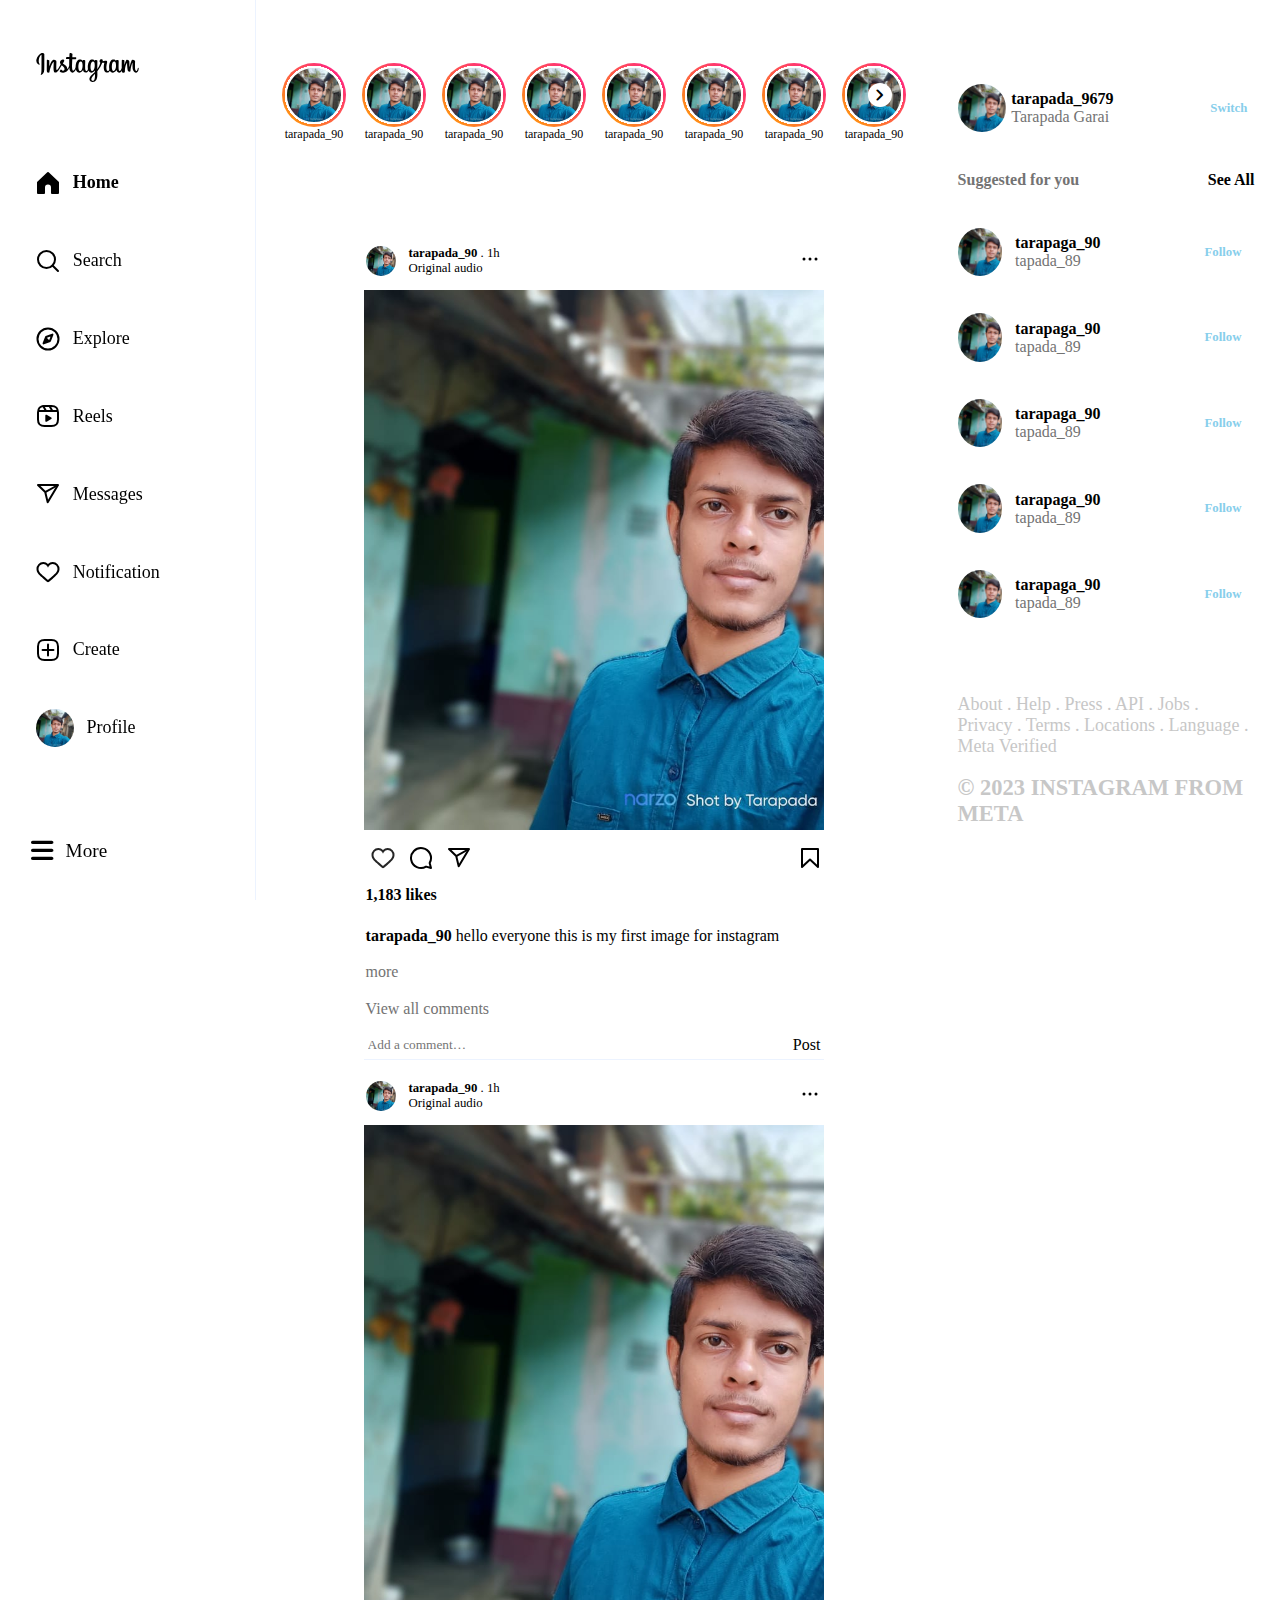
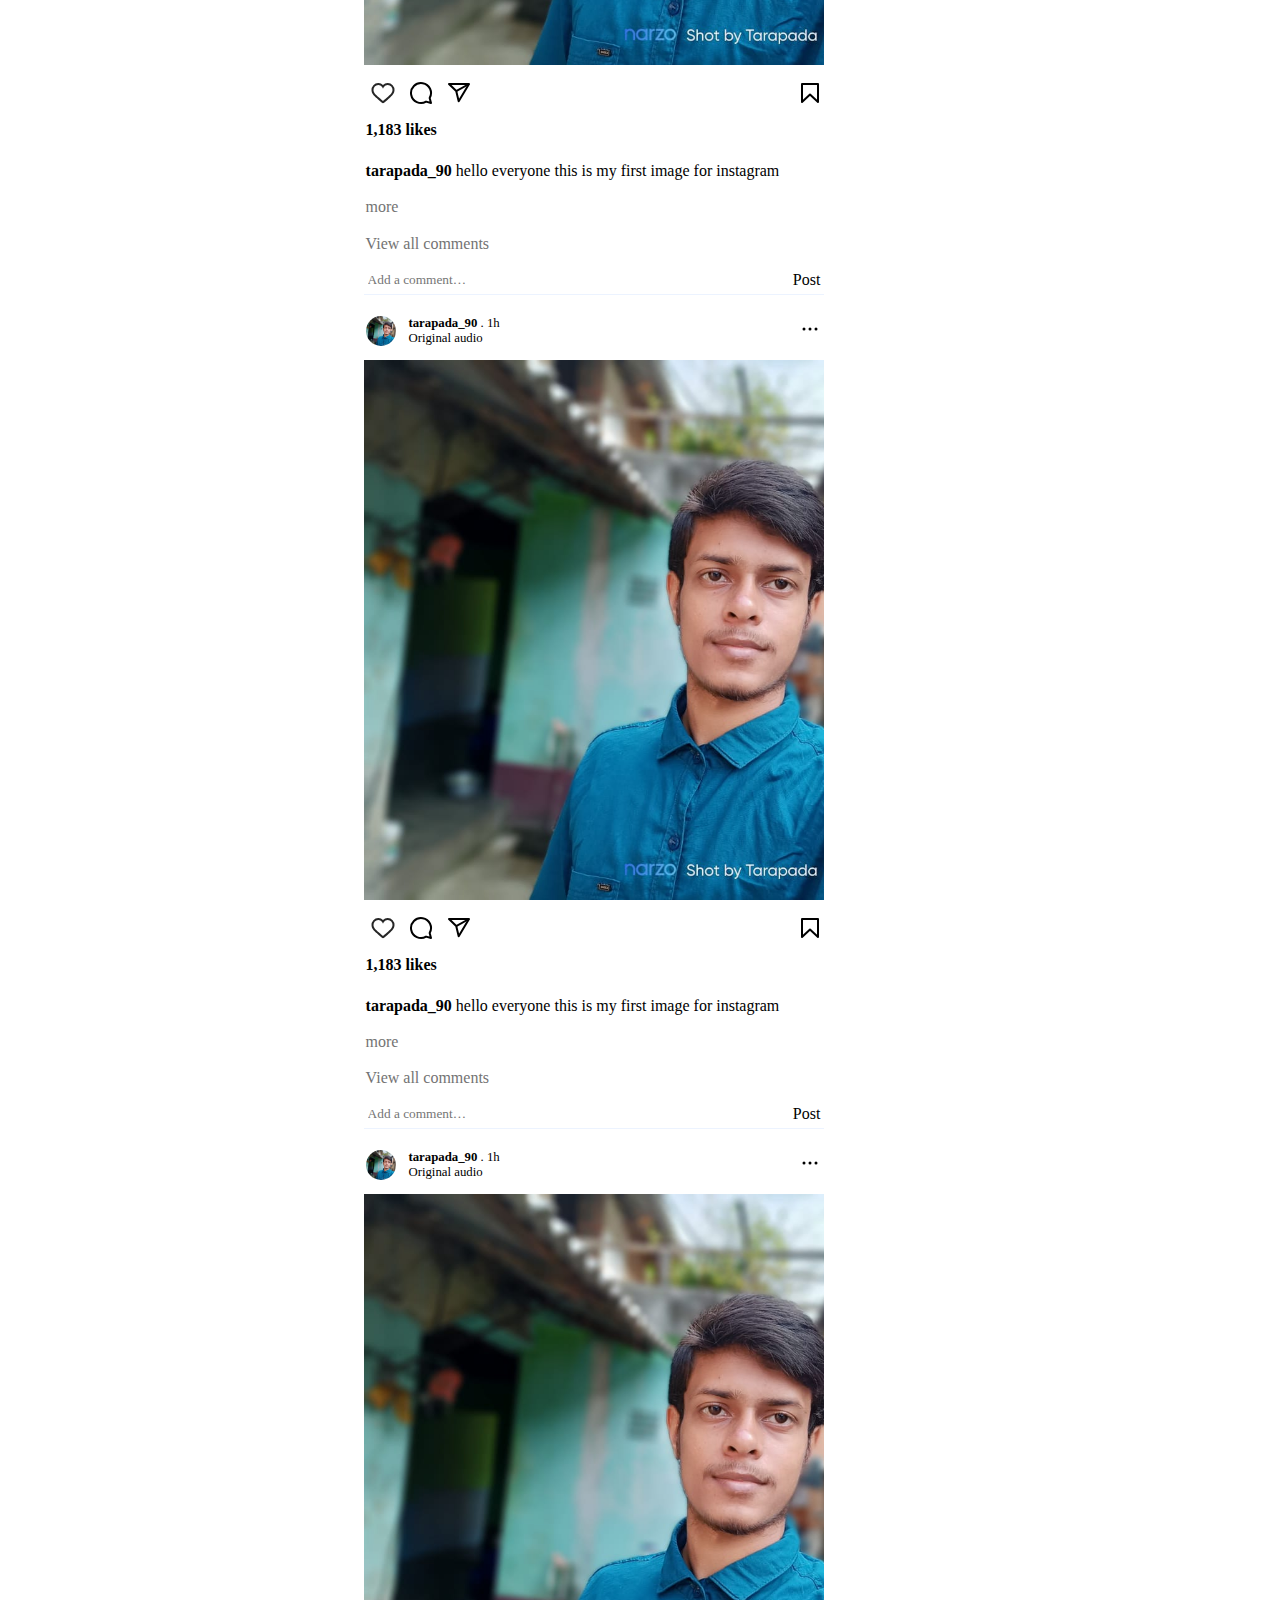
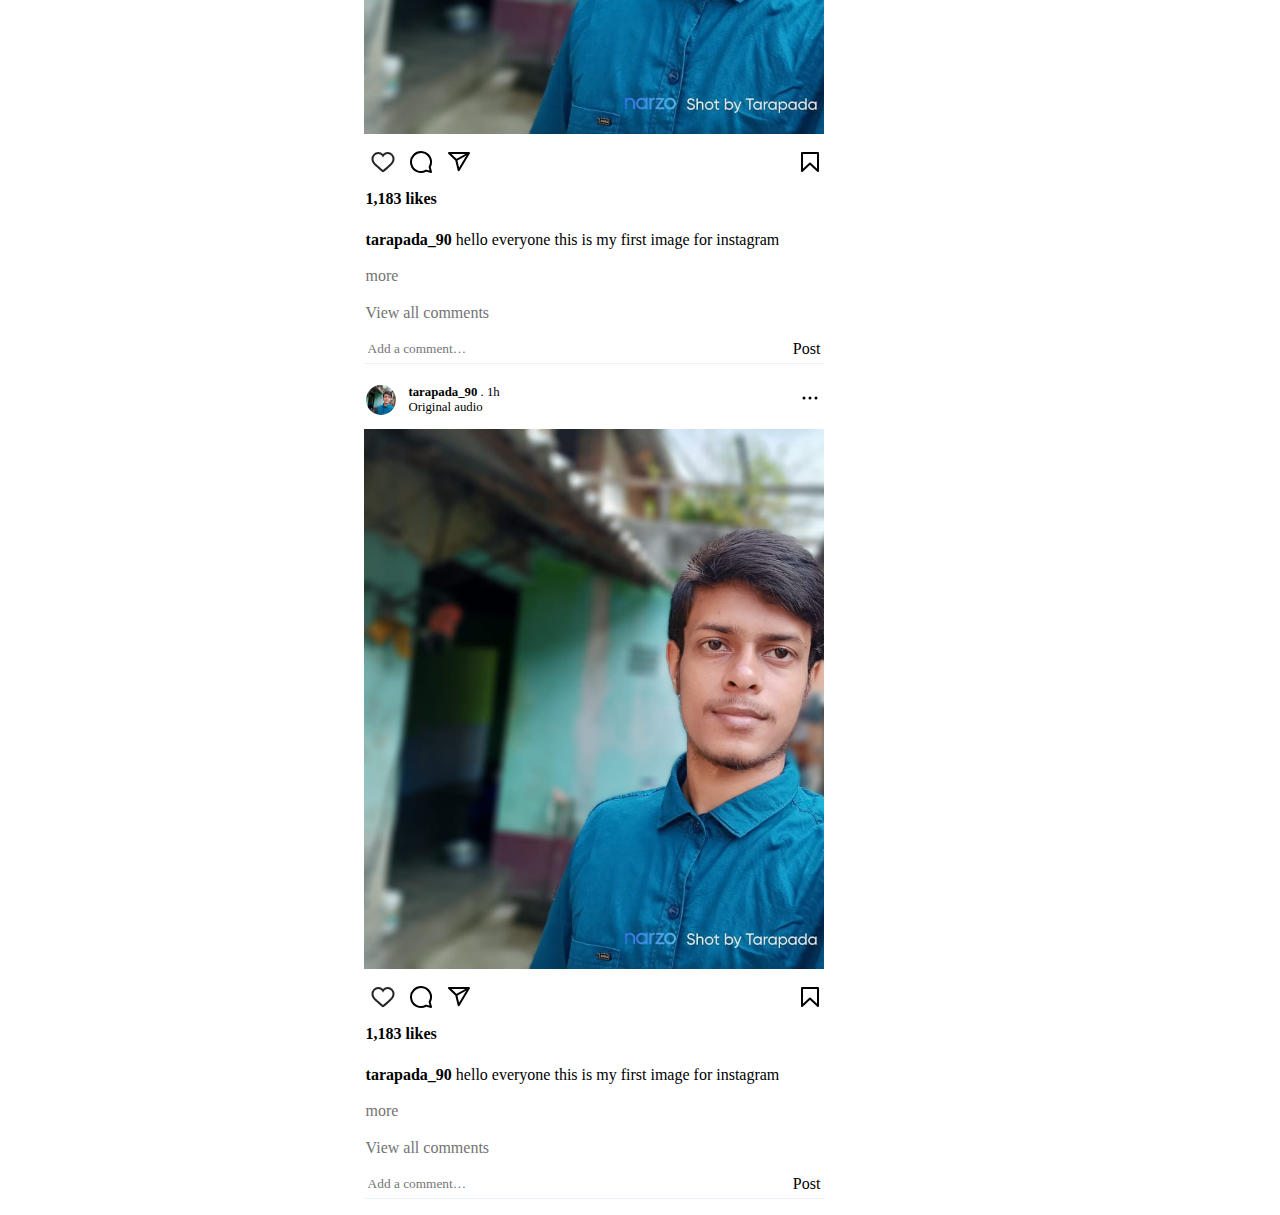
<file: home/index.html>
<!DOCTYPE html>
<html>
<head>
	<meta charset="utf-8">
	<meta name="viewport" content="width=device-width, initial-scale=1">
	<title>instagram</title>
	<link rel="stylesheet" type="text/css" href="../style.css">
	<link rel="stylesheet" href="https://cdnjs.cloudflare.com/ajax/libs/font-awesome/6.4.2/css/all.min.css" />
	<link rel="stylesheet"
		href="https://fonts.googleapis.com/css2?family=Material+Symbols+Rounded:opsz,wght,FILL,GRAD@48,400,0,0" />
	<link rel="shortcut icon" href="../images/Instagram_logo.png" type="image/x-icon">
	<link rel="stylesheet" type="text/css" href="../media.css">
</head>

<body>
	<div class="mainContaner">
		<div class="first Contaner">
			<div id="full">
				<div class="logo" onclick="home()">
					<svg aria-label="Instagram" class="_ab6-" color="rgb(0, 0, 0)" fill="rgb(0, 0, 0)" height="29"
						role="img" viewBox="32 4 113 32" width="103">
						<path clip-rule="evenodd"
							d="M37.82 4.11c-2.32.97-4.86 3.7-5.66 7.13-1.02 4.34 3.21 6.17 3.56 5.57.4-.7-.76-.94-1-3.2-.3-2.9 1.05-6.16 2.75-7.58.32-.27.3.1.3.78l-.06 14.46c0 3.1-.13 4.07-.36 5.04-.23.98-.6 1.64-.33 1.9.32.28 1.68-.4 2.46-1.5a8.13 8.13 0 0 0 1.33-4.58c.07-2.06.06-5.33.07-7.19 0-1.7.03-6.71-.03-9.72-.02-.74-2.07-1.51-3.03-1.1Zm82.13 14.48a9.42 9.42 0 0 1-.88 3.75c-.85 1.72-2.63 2.25-3.39-.22-.4-1.34-.43-3.59-.13-5.47.3-1.9 1.14-3.35 2.53-3.22 1.38.13 2.02 1.9 1.87 5.16ZM96.8 28.57c-.02 2.67-.44 5.01-1.34 5.7-1.29.96-3 .23-2.65-1.72.31-1.72 1.8-3.48 4-5.64l-.01 1.66Zm-.35-10a10.56 10.56 0 0 1-.88 3.77c-.85 1.72-2.64 2.25-3.39-.22-.5-1.69-.38-3.87-.13-5.25.33-1.78 1.12-3.44 2.53-3.44 1.38 0 2.06 1.5 1.87 5.14Zm-13.41-.02a9.54 9.54 0 0 1-.87 3.8c-.88 1.7-2.63 2.24-3.4-.23-.55-1.77-.36-4.2-.13-5.5.34-1.95 1.2-3.32 2.53-3.2 1.38.14 2.04 1.9 1.87 5.13Zm61.45 1.81c-.33 0-.49.35-.61.93-.44 2.02-.9 2.48-1.5 2.48-.66 0-1.26-1-1.42-3-.12-1.58-.1-4.48.06-7.37.03-.59-.14-1.17-1.73-1.75-.68-.25-1.68-.62-2.17.58a29.65 29.65 0 0 0-2.08 7.14c0 .06-.08.07-.1-.06-.07-.87-.26-2.46-.28-5.79 0-.65-.14-1.2-.86-1.65-.47-.3-1.88-.81-2.4-.2-.43.5-.94 1.87-1.47 3.48l-.74 2.2.01-4.88c0-.5-.34-.67-.45-.7a9.54 9.54 0 0 0-1.8-.37c-.48 0-.6.27-.6.67 0 .05-.08 4.65-.08 7.87v.46c-.27 1.48-1.14 3.49-2.09 3.49s-1.4-.84-1.4-4.68c0-2.24.07-3.21.1-4.83.02-.94.06-1.65.06-1.81-.01-.5-.87-.75-1.27-.85-.4-.09-.76-.13-1.03-.11-.4.02-.67.27-.67.62v.55a3.71 3.71 0 0 0-1.83-1.49c-1.44-.43-2.94-.05-4.07 1.53a9.31 9.31 0 0 0-1.66 4.73c-.16 1.5-.1 3.01.17 4.3-.33 1.44-.96 2.04-1.64 2.04-.99 0-1.7-1.62-1.62-4.4.06-1.84.42-3.13.82-4.99.17-.8.04-1.2-.31-1.6-.32-.37-1-.56-1.99-.33-.7.16-1.7.34-2.6.47 0 0 .05-.21.1-.6.23-2.03-1.98-1.87-2.69-1.22-.42.39-.7.84-.82 1.67-.17 1.3.9 1.91.9 1.91a22.22 22.22 0 0 1-3.4 7.23v-.7c-.01-3.36.03-6 .05-6.95.02-.94.06-1.63.06-1.8 0-.36-.22-.5-.66-.67-.4-.16-.86-.26-1.34-.3-.6-.05-.97.27-.96.65v.52a3.7 3.7 0 0 0-1.84-1.49c-1.44-.43-2.94-.05-4.07 1.53a10.1 10.1 0 0 0-1.66 4.72c-.15 1.57-.13 2.9.09 4.04-.23 1.13-.89 2.3-1.63 2.3-.95 0-1.5-.83-1.5-4.67 0-2.24.07-3.21.1-4.83.02-.94.06-1.65.06-1.81 0-.5-.87-.75-1.27-.85-.42-.1-.79-.13-1.06-.1-.37.02-.63.35-.63.6v.56a3.7 3.7 0 0 0-1.84-1.49c-1.44-.43-2.93-.04-4.07 1.53-.75 1.03-1.35 2.17-1.66 4.7a15.8 15.8 0 0 0-.12 2.04c-.3 1.81-1.61 3.9-2.68 3.9-.63 0-1.23-1.21-1.23-3.8 0-3.45.22-8.36.25-8.83l1.62-.03c.68 0 1.29.01 2.19-.04.45-.02.88-1.64.42-1.84-.21-.09-1.7-.17-2.3-.18-.5-.01-1.88-.11-1.88-.11s.13-3.26.16-3.6c.02-.3-.35-.44-.57-.53a7.77 7.77 0 0 0-1.53-.44c-.76-.15-1.1 0-1.17.64-.1.97-.15 3.82-.15 3.82-.56 0-2.47-.11-3.02-.11-.52 0-1.08 2.22-.36 2.25l3.2.09-.03 6.53v.47c-.53 2.73-2.37 4.2-2.37 4.2.4-1.8-.42-3.15-1.87-4.3-.54-.42-1.6-1.22-2.79-2.1 0 0 .69-.68 1.3-2.04.43-.96.45-2.06-.61-2.3-1.75-.41-3.2.87-3.63 2.25a2.61 2.61 0 0 0 .5 2.66l.15.19c-.4.76-.94 1.78-1.4 2.58-1.27 2.2-2.24 3.95-2.97 3.95-.58 0-.57-1.77-.57-3.43 0-1.43.1-3.58.19-5.8.03-.74-.34-1.16-.96-1.54a4.33 4.33 0 0 0-1.64-.69c-.7 0-2.7.1-4.6 5.57-.23.69-.7 1.94-.7 1.94l.04-6.57c0-.16-.08-.3-.27-.4a4.68 4.68 0 0 0-1.93-.54c-.36 0-.54.17-.54.5l-.07 10.3c0 .78.02 1.69.1 2.09.08.4.2.72.36.91.15.2.33.34.62.4.28.06 1.78.25 1.86-.32.1-.69.1-1.43.89-4.2 1.22-4.31 2.82-6.42 3.58-7.16.13-.14.28-.14.27.07l-.22 5.32c-.2 5.37.78 6.36 2.17 6.36 1.07 0 2.58-1.06 4.2-3.74l2.7-4.5 1.58 1.46c1.28 1.2 1.7 2.36 1.42 3.45-.21.83-1.02 1.7-2.44.86-.42-.25-.6-.44-1.01-.71-.23-.15-.57-.2-.78-.04-.53.4-.84.92-1.01 1.55-.17.61.45.94 1.09 1.22.55.25 1.74.47 2.5.5 2.94.1 5.3-1.42 6.94-5.34.3 3.38 1.55 5.3 3.72 5.3 1.45 0 2.91-1.88 3.55-3.72.18.75.45 1.4.8 1.96 1.68 2.65 4.93 2.07 6.56-.18.5-.69.58-.94.58-.94a3.07 3.07 0 0 0 2.94 2.87c1.1 0 2.23-.52 3.03-2.31.09.2.2.38.3.56 1.68 2.65 4.93 2.07 6.56-.18l.2-.28.05 1.4-1.5 1.37c-2.52 2.3-4.44 4.05-4.58 6.09-.18 2.6 1.93 3.56 3.53 3.69a4.5 4.5 0 0 0 4.04-2.11c.78-1.15 1.3-3.63 1.26-6.08l-.06-3.56a28.55 28.55 0 0 0 5.42-9.44s.93.01 1.92-.05c.32-.02.41.04.35.27-.07.28-1.25 4.84-.17 7.88.74 2.08 2.4 2.75 3.4 2.75 1.15 0 2.26-.87 2.85-2.17l.23.42c1.68 2.65 4.92 2.07 6.56-.18.37-.5.58-.94.58-.94.36 2.2 2.07 2.88 3.05 2.88 1.02 0 2-.42 2.78-2.28.03.82.08 1.49.16 1.7.05.13.34.3.56.37.93.34 1.88.18 2.24.11.24-.05.43-.25.46-.75.07-1.33.03-3.56.43-5.21.67-2.79 1.3-3.87 1.6-4.4.17-.3.36-.35.37-.03.01.64.04 2.52.3 5.05.2 1.86.46 2.96.65 3.3.57 1 1.27 1.05 1.83 1.05.36 0 1.12-.1 1.05-.73-.03-.31.02-2.22.7-4.96.43-1.79 1.15-3.4 1.41-4 .1-.21.15-.04.15 0-.06 1.22-.18 5.25.32 7.46.68 2.98 2.65 3.32 3.34 3.32 1.47 0 2.67-1.12 3.07-4.05.1-.7-.05-1.25-.48-1.25Z"
							fill="currentColor" fill-rule="evenodd"></path>
					</svg>
				</div>
				<div class="navigason">
					<div class="navBox" onclick="home()">
						<svg aria-label="Home" class="_ab6-" color="rgb(0, 0, 0)" fill="rgb(0, 0, 0)" height="24"
							role="img" viewBox="0 0 24 24" width="24">
							<path
								d="M22 23h-6.001a1 1 0 0 1-1-1v-5.455a2.997 2.997 0 1 0-5.993 0V22a1 1 0 0 1-1 1H2a1 1 0 0 1-1-1V11.543a1.002 1.002 0 0 1 .31-.724l10-9.543a1.001 1.001 0 0 1 1.38 0l10 9.543a1.002 1.002 0 0 1 .31.724V22a1 1 0 0 1-1 1Z">
							</path>
						</svg>
						<span class="fontWei">Home</span>
					</div>
					<div class="navBox" onclick="serch()">
						<svg aria-label="Search" class="_ab6-" color="rgb(0, 0, 0)" fill="rgb(0, 0, 0)" height="24"
							role="img" viewBox="0 0 24 24" width="24">
							<path d="M19 10.5A8.5 8.5 0 1 1 10.5 2a8.5 8.5 0 0 1 8.5 8.5Z" fill="none"
								stroke="currentColor" stroke-linecap="round" stroke-linejoin="round" stroke-width="2">
							</path>
							<line fill="none" stroke="currentColor" stroke-linecap="round" stroke-linejoin="round"
								stroke-width="2" x1="16.511" x2="22" y1="16.511" y2="22"></line>
						</svg>
						<span>Search</span>
					</div>
					<div class="navBox" onclick="explore()" id="exploreId">
						<svg aria-label="Explore" class="_ab6-" color="rgb(0, 0, 0)" fill="rgb(0, 0, 0)" height="24"
							role="img" viewBox="0 0 24 24" width="24">
							<polygon fill="none"
								points="13.941 13.953 7.581 16.424 10.06 10.056 16.42 7.585 13.941 13.953"
								stroke="currentColor" stroke-linecap="round" stroke-linejoin="round" stroke-width="2">
							</polygon>
							<polygon fill-rule="evenodd" points="10.06 10.056 13.949 13.945 7.581 16.424 10.06 10.056">
							</polygon>
							<circle cx="12.001" cy="12.005" fill="none" r="10.5" stroke="currentColor"
								stroke-linecap="round" stroke-linejoin="round" stroke-width="2"></circle>
						</svg>
						<span>Explore</span>
					</div>
					<div class="navBox" onclick="reels()">
						<svg aria-label="Reels" class="_ab6-" color="rgb(0, 0, 0)" fill="rgb(0, 0, 0)" height="24"
							role="img" viewBox="0 0 24 24" width="24">
							<line fill="none" stroke="currentColor" stroke-linejoin="round" stroke-width="2" x1="2.049"
								x2="21.95" y1="7.002" y2="7.002"></line>
							<line fill="none" stroke="currentColor" stroke-linecap="round" stroke-linejoin="round"
								stroke-width="2" x1="13.504" x2="16.362" y1="2.001" y2="7.002"></line>
							<line fill="none" stroke="currentColor" stroke-linecap="round" stroke-linejoin="round"
								stroke-width="2" x1="7.207" x2="10.002" y1="2.11" y2="7.002"></line>
							<path
								d="M2 12.001v3.449c0 2.849.698 4.006 1.606 4.945.94.908 2.098 1.607 4.946 1.607h6.896c2.848 0 4.006-.699 4.946-1.607.908-.939 1.606-2.096 1.606-4.945V8.552c0-2.848-.698-4.006-1.606-4.945C19.454 2.699 18.296 2 15.448 2H8.552c-2.848 0-4.006.699-4.946 1.607C2.698 4.546 2 5.704 2 8.552Z"
								fill="none" stroke="currentColor" stroke-linecap="round" stroke-linejoin="round"
								stroke-width="2"></path>
							<path
								d="M9.763 17.664a.908.908 0 0 1-.454-.787V11.63a.909.909 0 0 1 1.364-.788l4.545 2.624a.909.909 0 0 1 0 1.575l-4.545 2.624a.91.91 0 0 1-.91 0Z"
								fill-rule="evenodd"></path>
						</svg>
						<span>Reels</span>
					</div>
					<div class="navBox" onclick="messages()">
						<svg aria-label="Direct" class="_ab6-" color="rgb(0, 0, 0)" fill="rgb(0, 0, 0)" height="24"
							role="img" viewBox="0 0 24 24" width="24">
							<line fill="none" stroke="currentColor" stroke-linejoin="round" stroke-width="2" x1="22"
								x2="9.218" y1="3" y2="10.083"></line>
							<polygon fill="none" points="11.698 20.334 22 3.001 2 3.001 9.218 10.084 11.698 20.334"
								stroke="currentColor" stroke-linejoin="round" stroke-width="2"></polygon>
						</svg>
						<span>Messages</span>
					</div>
					<div class="navBox" onclick="notification()">
						<svg aria-label="Notifications" class="x1lliihq x1n2onr6" color="rgb(0, 0, 0)"
							fill="rgb(0, 0, 0)" height="24" role="img" viewBox="0 0 24 24" width="24">
							<title>Notifications</title>
							<path
								d="M16.792 3.904A4.989 4.989 0 0 1 21.5 9.122c0 3.072-2.652 4.959-5.197 7.222-2.512 2.243-3.865 3.469-4.303 3.752-.477-.309-2.143-1.823-4.303-3.752C5.141 14.072 2.5 12.167 2.5 9.122a4.989 4.989 0 0 1 4.708-5.218 4.21 4.21 0 0 1 3.675 1.941c.84 1.175.98 1.763 1.12 1.763s.278-.588 1.11-1.766a4.17 4.17 0 0 1 3.679-1.938m0-2a6.04 6.04 0 0 0-4.797 2.127 6.052 6.052 0 0 0-4.787-2.127A6.985 6.985 0 0 0 .5 9.122c0 3.61 2.55 5.827 5.015 7.97.283.246.569.494.853.747l1.027.918a44.998 44.998 0 0 0 3.518 3.018 2 2 0 0 0 2.174 0 45.263 45.263 0 0 0 3.626-3.115l.922-.824c.293-.26.59-.519.885-.774 2.334-2.025 4.98-4.32 4.98-7.94a6.985 6.985 0 0 0-6.708-7.218Z">
							</path>
						</svg>
						<span>Notification</span>
					</div>
					<div class="navBox" onclick="create()">
						<svg aria-label="New post" class="_ab6-" color="rgb(0, 0, 0)" fill="rgb(0, 0, 0)" height="24"
							role="img" viewBox="0 0 24 24" width="24">
							<path
								d="M2 12v3.45c0 2.849.698 4.005 1.606 4.944.94.909 2.098 1.608 4.946 1.608h6.896c2.848 0 4.006-.7 4.946-1.608C21.302 19.455 22 18.3 22 15.45V8.552c0-2.849-.698-4.006-1.606-4.945C19.454 2.7 18.296 2 15.448 2H8.552c-2.848 0-4.006.699-4.946 1.607C2.698 4.547 2 5.703 2 8.552Z"
								fill="none" stroke="currentColor" stroke-linecap="round" stroke-linejoin="round"
								stroke-width="2"></path>
							<line fill="none" stroke="currentColor" stroke-linecap="round" stroke-linejoin="round"
								stroke-width="2" x1="6.545" x2="17.455" y1="12.001" y2="12.001"></line>
							<line fill="none" stroke="currentColor" stroke-linecap="round" stroke-linejoin="round"
								stroke-width="2" x1="12.003" x2="12.003" y1="6.545" y2="17.455"></line>
						</svg>
						<span>Create</span>
					</div>
					<div class="navBox" onclick="profile()">
						<div class="imgPro">
							<img src="../images/profileImg.jpeg">
						</div>
						<span>Profile</span>
					</div>
				</div>
				<div class="more" onclick="settingF()">
					<div class="xyasb">
						<i class="fa fa-bars"></i>
						<span>More</span>
					</div>
				</div>
			</div>
			<!-- hafe search box -->
			<div id="hafe">
				<div class="smolLogo">
					<div class="sLogo o" onclick="home()">
						<svg aria-label="Instagram" class="x1lliihq x1n2onr6" color="rgb(0, 0, 0)" fill="rgb(0, 0, 0)"
							height="24" role="img" viewBox="0 0 24 24" width="24">
							<title>Instagram</title>
							<path
								d="M12 2.982c2.937 0 3.285.011 4.445.064a6.087 6.087 0 0 1 2.042.379 3.408 3.408 0 0 1 1.265.823 3.408 3.408 0 0 1 .823 1.265 6.087 6.087 0 0 1 .379 2.042c.053 1.16.064 1.508.064 4.445s-.011 3.285-.064 4.445a6.087 6.087 0 0 1-.379 2.042 3.643 3.643 0 0 1-2.088 2.088 6.087 6.087 0 0 1-2.042.379c-1.16.053-1.508.064-4.445.064s-3.285-.011-4.445-.064a6.087 6.087 0 0 1-2.043-.379 3.408 3.408 0 0 1-1.264-.823 3.408 3.408 0 0 1-.823-1.265 6.087 6.087 0 0 1-.379-2.042c-.053-1.16-.064-1.508-.064-4.445s.011-3.285.064-4.445a6.087 6.087 0 0 1 .379-2.042 3.408 3.408 0 0 1 .823-1.265 3.408 3.408 0 0 1 1.265-.823 6.087 6.087 0 0 1 2.042-.379c1.16-.053 1.508-.064 4.445-.064M12 1c-2.987 0-3.362.013-4.535.066a8.074 8.074 0 0 0-2.67.511 5.392 5.392 0 0 0-1.949 1.27 5.392 5.392 0 0 0-1.269 1.948 8.074 8.074 0 0 0-.51 2.67C1.012 8.638 1 9.013 1 12s.013 3.362.066 4.535a8.074 8.074 0 0 0 .511 2.67 5.392 5.392 0 0 0 1.27 1.949 5.392 5.392 0 0 0 1.948 1.269 8.074 8.074 0 0 0 2.67.51C8.638 22.988 9.013 23 12 23s3.362-.013 4.535-.066a8.074 8.074 0 0 0 2.67-.511 5.625 5.625 0 0 0 3.218-3.218 8.074 8.074 0 0 0 .51-2.67C22.988 15.362 23 14.987 23 12s-.013-3.362-.066-4.535a8.074 8.074 0 0 0-.511-2.67 5.392 5.392 0 0 0-1.27-1.949 5.392 5.392 0 0 0-1.948-1.269 8.074 8.074 0 0 0-2.67-.51C15.362 1.012 14.987 1 12 1Zm0 5.351A5.649 5.649 0 1 0 17.649 12 5.649 5.649 0 0 0 12 6.351Zm0 9.316A3.667 3.667 0 1 1 15.667 12 3.667 3.667 0 0 1 12 15.667Zm5.872-10.859a1.32 1.32 0 1 0 1.32 1.32 1.32 1.32 0 0 0-1.32-1.32Z">
							</path>
						</svg>
					</div>
					<div class="sNav">
						<div class="sNaBox o" onclick="home()">
							<svg aria-label="Home" class="x1lliihq x1n2onr6" color="rgb(0, 0, 0)" fill="rgb(0, 0, 0)" height="24" role="img" viewBox="0 0 24 24" width="24"><title>Home</title><path d="M22 23h-6.001a1 1 0 0 1-1-1v-5.455a2.997 2.997 0 1 0-5.993 0V22a1 1 0 0 1-1 1H2a1 1 0 0 1-1-1V11.543a1.002 1.002 0 0 1 .31-.724l10-9.543a1.001 1.001 0 0 1 1.38 0l10 9.543a1.002 1.002 0 0 1 .31.724V22a1 1 0 0 1-1 1Z"></path></svg>
						</div>
						<div class="sNaBox o" id="borderId" onclick="Sserch()">
							<svg aria-label="Search" class="_ab6-" color="rgb(0, 0, 0)" fill="rgb(0, 0, 0)" height="24"
								role="img" viewBox="0 0 24 24" width="24">
								<path d="M19 10.5A8.5 8.5 0 1 1 10.5 2a8.5 8.5 0 0 1 8.5 8.5Z" fill="none"
									stroke="currentColor" stroke-linecap="round" stroke-linejoin="round"
									stroke-width="2"></path>
								<line fill="none" stroke="currentColor" stroke-linecap="round" stroke-linejoin="round"
									stroke-width="2" x1="16.511" x2="22" y1="16.511" y2="22"></line>
							</svg>
						</div>
						<div class="sNaBox o" onclick="explore()">
							<svg aria-label="Explore" class="_ab6-" color="rgb(0, 0, 0)" fill="rgb(0, 0, 0)" height="24"
								role="img" viewBox="0 0 24 24" width="24">
								<polygon fill="none"
									points="13.941 13.953 7.581 16.424 10.06 10.056 16.42 7.585 13.941 13.953"
									stroke="currentColor" stroke-linecap="round" stroke-linejoin="round"
									stroke-width="2"></polygon>
								<polygon fill-rule="evenodd"
									points="10.06 10.056 13.949 13.945 7.581 16.424 10.06 10.056"></polygon>
								<circle cx="12.001" cy="12.005" fill="none" r="10.5" stroke="currentColor"
									stroke-linecap="round" stroke-linejoin="round" stroke-width="2"></circle>
							</svg>
						</div>
						<div class="sNaBox o" onclick="reels()">
							<svg aria-label="Reels" class="_ab6-" color="rgb(0, 0, 0)" fill="rgb(0, 0, 0)" height="24"
								role="img" viewBox="0 0 24 24" width="24">
								<line fill="none" stroke="currentColor" stroke-linejoin="round" stroke-width="2"
									x1="2.049" x2="21.95" y1="7.002" y2="7.002"></line>
								<line fill="none" stroke="currentColor" stroke-linecap="round" stroke-linejoin="round"
									stroke-width="2" x1="13.504" x2="16.362" y1="2.001" y2="7.002"></line>
								<line fill="none" stroke="currentColor" stroke-linecap="round" stroke-linejoin="round"
									stroke-width="2" x1="7.207" x2="10.002" y1="2.11" y2="7.002"></line>
								<path
									d="M2 12.001v3.449c0 2.849.698 4.006 1.606 4.945.94.908 2.098 1.607 4.946 1.607h6.896c2.848 0 4.006-.699 4.946-1.607.908-.939 1.606-2.096 1.606-4.945V8.552c0-2.848-.698-4.006-1.606-4.945C19.454 2.699 18.296 2 15.448 2H8.552c-2.848 0-4.006.699-4.946 1.607C2.698 4.546 2 5.704 2 8.552Z"
									fill="none" stroke="currentColor" stroke-linecap="round" stroke-linejoin="round"
									stroke-width="2"></path>
								<path
									d="M9.763 17.664a.908.908 0 0 1-.454-.787V11.63a.909.909 0 0 1 1.364-.788l4.545 2.624a.909.909 0 0 1 0 1.575l-4.545 2.624a.91.91 0 0 1-.91 0Z"
									fill-rule="evenodd"></path>
							</svg>
						</div>
						<div class="sNaBox o" onclick="messages()">
							<svg aria-label="Direct" class="_ab6-" color="rgb(0, 0, 0)" fill="rgb(0, 0, 0)" height="24"
								role="img" viewBox="0 0 24 24" width="24">
								<line fill="none" stroke="currentColor" stroke-linejoin="round" stroke-width="2" x1="22"
									x2="9.218" y1="3" y2="10.083"></line>
								<polygon fill="none" points="11.698 20.334 22 3.001 2 3.001 9.218 10.084 11.698 20.334"
									stroke="currentColor" stroke-linejoin="round" stroke-width="2"></polygon>
							</svg>
						</div>
						<div class="sNaBox o" id="notificationIdS" onclick="Snotifications()">
							<svg aria-label="Notifications" class="x1lliihq x1n2onr6" color="rgb(0, 0, 0)"
								fill="rgb(0, 0, 0)" height="24" role="img" viewBox="0 0 24 24" width="24">
								<title>Notifications</title>
								<path
									d="M16.792 3.904A4.989 4.989 0 0 1 21.5 9.122c0 3.072-2.652 4.959-5.197 7.222-2.512 2.243-3.865 3.469-4.303 3.752-.477-.309-2.143-1.823-4.303-3.752C5.141 14.072 2.5 12.167 2.5 9.122a4.989 4.989 0 0 1 4.708-5.218 4.21 4.21 0 0 1 3.675 1.941c.84 1.175.98 1.763 1.12 1.763s.278-.588 1.11-1.766a4.17 4.17 0 0 1 3.679-1.938m0-2a6.04 6.04 0 0 0-4.797 2.127 6.052 6.052 0 0 0-4.787-2.127A6.985 6.985 0 0 0 .5 9.122c0 3.61 2.55 5.827 5.015 7.97.283.246.569.494.853.747l1.027.918a44.998 44.998 0 0 0 3.518 3.018 2 2 0 0 0 2.174 0 45.263 45.263 0 0 0 3.626-3.115l.922-.824c.293-.26.59-.519.885-.774 2.334-2.025 4.98-4.32 4.98-7.94a6.985 6.985 0 0 0-6.708-7.218Z">
								</path>
							</svg>
						</div>
						<div class="sNaBox o" onclick="create()">
							<svg aria-label="New post" class="_ab6-" color="rgb(0, 0, 0)" fill="rgb(0, 0, 0)"
								height="24" role="img" viewBox="0 0 24 24" width="24">
								<path
									d="M2 12v3.45c0 2.849.698 4.005 1.606 4.944.94.909 2.098 1.608 4.946 1.608h6.896c2.848 0 4.006-.7 4.946-1.608C21.302 19.455 22 18.3 22 15.45V8.552c0-2.849-.698-4.006-1.606-4.945C19.454 2.7 18.296 2 15.448 2H8.552c-2.848 0-4.006.699-4.946 1.607C2.698 4.547 2 5.703 2 8.552Z"
									fill="none" stroke="currentColor" stroke-linecap="round" stroke-linejoin="round"
									stroke-width="2"></path>
								<line fill="none" stroke="currentColor" stroke-linecap="round" stroke-linejoin="round"
									stroke-width="2" x1="6.545" x2="17.455" y1="12.001" y2="12.001"></line>
								<line fill="none" stroke="currentColor" stroke-linecap="round" stroke-linejoin="round"
									stroke-width="2" x1="12.003" x2="12.003" y1="6.545" y2="17.455"></line>
							</svg>
						</div>
						<div class="sNaBox o" onclick="profile()">
							<div class="Spro">
								<img src="../images/profileImg.jpeg">
							</div>
						</div>

					</div>
				</div>
				<div class="smolMore o" onclick="settingF()">
					<svg aria-label="Settings" class="_ab6-" color="rgb(0, 0, 0)" fill="rgb(0, 0, 0)" height="24"
						role="img" viewBox="0 0 24 24" width="24">
						<line fill="none" stroke="currentColor" stroke-linecap="round" stroke-linejoin="round"
							stroke-width="2" x1="3" x2="21" y1="4" y2="4"></line>
						<line fill="none" stroke="currentColor" stroke-linecap="round" stroke-linejoin="round"
							stroke-width="2" x1="3" x2="21" y1="12" y2="12"></line>
						<line fill="none" stroke="currentColor" stroke-linecap="round" stroke-linejoin="round"
							stroke-width="2" x1="3" x2="21" y1="20" y2="20"></line>
					</svg>
				</div>
			</div>
		</div>
		<!-- serch box -->
		<div class="searchContaner xhejeB xhejeN" id="serchBox">
			<div class="searchDiv hideBorder" id="searchDivId">
				<div class="writeSer">Search</div>
				<div class="search">
					<div class="logoSer">
						<i class="fa-solid fa-magnifying-glass"></i>
					</div>
					<div class="inputSer">
						<input type="search" name="search" placeholder="Search" id="serchId" oninput="serchValu()" autofocus>
					</div>
				</div>
			</div>
			<div class="resuluDiv">
				<div id="notresult">
					<div class="reFir">Recent</div>
					<div class="reSec">No recent searches.</div>
				</div>
				<div id="allResult">
					<div class="serProfile">
						<div class="imgProfil">
							<img src="../images/profileImg.jpeg">
						</div>
						<div class="contentProfil">
							<p class="usNa">rakesh_90</p>
							<p class="usDet">
								<span>Rakesh Garai</span> <span> • </span> <span>2.1M followers</span>
							</p>
						</div>
					</div>
					<div class="serProfile">
						<div class="imgProfil">
							<img src="../images/profileImg.jpeg">
						</div>
						<div class="contentProfil">
							<p class="usNa">rakesh_90</p>
							<p class="usDet">
								<span>Rakesh Garai</span> <span> • </span> <span>2.1M followers</span>
							</p>
						</div>
					</div>
					<div class="serProfile">
						<div class="imgProfil">
							<img src="../images/profileImg.jpeg">
						</div>
						<div class="contentProfil">
							<p class="usNa">rakesh_90</p>
							<p class="usDet">
								<span>Rakesh Garai</span> <span> • </span> <span>2.1M followers</span>
							</p>
						</div>
					</div>
					<div class="serProfile">
						<div class="imgProfil">
							<img src="../images/profileImg.jpeg">
						</div>
						<div class="contentProfil">
							<p class="usNa">rakesh_90</p>
							<p class="usDet">
								<span>Rakesh Garai</span> <span> • </span> <span>2.1M followers</span>
							</p>
						</div>
					</div>
					<div class="serProfile">
						<div class="imgProfil">
							<img src="../images/profileImg.jpeg">
						</div>
						<div class="contentProfil">
							<p class="usNa">rakesh_90</p>
							<p class="usDet">
								<span>Rakesh Garai</span> <span> • </span> <span>2.1M followers</span>
							</p>
						</div>
					</div>
					<div class="serProfile">
						<div class="imgProfil">
							<img src="../images/profileImg.jpeg">
						</div>
						<div class="contentProfil">
							<p class="usNa">rakesh_90</p>
							<p class="usDet">
								<span>Rakesh Garai</span> <span> • </span> <span>2.1M followers</span>
							</p>
						</div>
					</div>
					<div class="serProfile">
						<div class="imgProfil">
							<img src="../images/profileImg.jpeg">
						</div>
						<div class="contentProfil">
							<p class="usNa">rakesh_90</p>
							<p class="usDet">
								<span>Rakesh Garai</span> <span> • </span> <span>2.1M followers</span>
							</p>
						</div>
					</div>
					<div class="serProfile">
						<div class="imgProfil">
							<img src="../images/profileImg.jpeg">
						</div>
						<div class="contentProfil">
							<p class="usNa">rakesh_90</p>
							<p class="usDet">
								<span>Rakesh Garai</span> <span> • </span> <span>2.1M followers</span>
							</p>
						</div>
					</div>
					<div class="serProfile">
						<div class="imgProfil">
							<img src="../images/profileImg.jpeg">
						</div>
						<div class="contentProfil">
							<p class="usNa">rakesh_90</p>
							<p class="usDet">
								<span>Rakesh Garai</span> <span> • </span> <span>2.1M followers</span>
							</p>
						</div>
					</div>
				</div>
			</div>
		</div>
		<!-- Notifications Box -->
		<div class="notificationsContaner xhejeB xhejeN" id="notificationsContanerId">
			<div class="notificationsLogo">
				<i onclick="removexhejeN()" class="fa-solid fa-less-than"></i>
				Notifications
			</div>
			<div class="thisWeek">
				<div class="thisW1 w2">This week</div>
				<div class="thisW2">
					<div class="this2Img">
						<img src="../images/profileImg.jpeg">
					</div>
					<div class="this2Details">
						<p>
							<span>tarapada_78</span>
							is on instagram.
							<span>tarapada_55</span>
							and 3 others also follow them.
							<span>1d</span>
						</p>
					</div>
					<div class="followBtn">
						<button>Follow</button>
					</div>
				</div>
			</div>

			<div class="thisMonth">
				<div class="thisW1 w2">This month</div>
				<div class="thisW2">
					<div class="this2Img">
						<img src="../images/profileImg.jpeg">
					</div>
					<div class="this2Details">
						<p>
							<span>tarapada_78</span>
							is on instagram.
							<span>tarapada_55</span>
							and 3 others also follow them.
							<span>1d</span>
						</p>
					</div>
					<div class="followBtn">
						<button>Follow</button>
					</div>
				</div>

			</div>

			<div class="earlier">
				<div class="thisW1 w2">Earlier</div>
				<div class="thisW2">
					<div class="this2Img">
						<img src="../images/profileImg.jpeg">
					</div>
					<div class="this2Details">
						<p>
							<span>tarapada_78</span>
							is on instagram.
							<span>tarapada_55</span>
							and 3 others also follow them.
							<span>1d</span>
						</p>
					</div>
					<div class="followBtn">
						<button>Follow</button>
					</div>
				</div>

				<div class="thisW2">
					<div class="this2Img">
						<img src="../images/profileImg.jpeg">
					</div>
					<div class="this2Details">
						<p>
							<span>tarapada_78</span>
							is on instagram.
							<span>tarapada_55</span>
							and 3 others also follow them.
							<span>1d</span>
						</p>
					</div>
					<div class="followBtn">
						<button>Follow</button>
					</div>
				</div>

				<div class="thisW2">
					<div class="this2Img">
						<img src="../images/profileImg.jpeg">
					</div>
					<div class="this2Details">
						<p>
							<span>tarapada_78</span>
							is on instagram.
							<span>tarapada_55</span>
							and 3 others also follow them.
							<span>1d</span>
						</p>
					</div>
					<div class="followBtn">
						<button>Follow</button>
					</div>
				</div>

				<div class="thisW2">
					<div class="this2Img">
						<img src="../images/profileImg.jpeg">
					</div>
					<div class="this2Details">
						<p>
							<span>tarapada_78</span>
							is on instagram.
							<span>tarapada_55</span>
							and 3 others also follow them.
							<span>1d</span>
						</p>
					</div>
					<div class="followBtn">
						<button>Follow</button>
					</div>
				</div>

				<div class="thisW2">
					<div class="this2Img">
						<img src="../images/profileImg.jpeg">
					</div>
					<div class="this2Details">
						<p>
							<span>tarapada_78</span>
							is on instagram.
							<span>tarapada_55</span>
							and 3 others also follow them.
							<span>1d</span>
						</p>
					</div>
					<div class="followBtn">
						<button>Follow</button>
					</div>
				</div>
			</div>

		</div>

		<!-- Create Box -->
		<div class="createBox" id="uploadId" onclick="closeDiv()">
			<div class="crosIcon">
				<div class="cros" onclick="closeDiv()">
					<svg aria-label="Close" class="x1lliihq x1n2onr6" color="rgb(255, 255, 255)" fill="rgb(255, 255, 255)" height="18" role="img" viewBox="0 0 24 24" width="18"><title>Close</title><polyline fill="none" points="20.643 3.357 12 12 3.353 20.647" stroke="currentColor" stroke-linecap="round" stroke-linejoin="round" stroke-width="3"></polyline><line fill="none" stroke="currentColor" stroke-linecap="round" stroke-linejoin="round" stroke-width="3" x1="20.649" x2="3.354" y1="20.649" y2="3.354"></line></svg>
				</div>
			</div>
			<div class="upload" id="postDiv">
				<div class="uploadTitle">Create new post</div>
				<div class="uploadFile">
					<div class="uploadLogo">
						<svg aria-label="Icon to represent media such as images or videos" class="x1lliihq x1n2onr6" color="rgb(0, 0, 0)" fill="rgb(0, 0, 0)" height="77" role="img" viewBox="0 0 97.6 77.3" width="96"><title>Icon to represent media such as images or videos</title><path d="M16.3 24h.3c2.8-.2 4.9-2.6 4.8-5.4-.2-2.8-2.6-4.9-5.4-4.8s-4.9 2.6-4.8 5.4c.1 2.7 2.4 4.8 5.1 4.8zm-2.4-7.2c.5-.6 1.3-1 2.1-1h.2c1.7 0 3.1 1.4 3.1 3.1 0 1.7-1.4 3.1-3.1 3.1-1.7 0-3.1-1.4-3.1-3.1 0-.8.3-1.5.8-2.1z" fill="currentColor"></path><path d="M84.7 18.4 58 16.9l-.2-3c-.3-5.7-5.2-10.1-11-9.8L12.9 6c-5.7.3-10.1 5.3-9.8 11L5 51v.8c.7 5.2 5.1 9.1 10.3 9.1h.6l21.7-1.2v.6c-.3 5.7 4 10.7 9.8 11l34 2h.6c5.5 0 10.1-4.3 10.4-9.8l2-34c.4-5.8-4-10.7-9.7-11.1zM7.2 10.8C8.7 9.1 10.8 8.1 13 8l34-1.9c4.6-.3 8.6 3.3 8.9 7.9l.2 2.8-5.3-.3c-5.7-.3-10.7 4-11 9.8l-.6 9.5-9.5 10.7c-.2.3-.6.4-1 .5-.4 0-.7-.1-1-.4l-7.8-7c-1.4-1.3-3.5-1.1-4.8.3L7 49 5.2 17c-.2-2.3.6-4.5 2-6.2zm8.7 48c-4.3.2-8.1-2.8-8.8-7.1l9.4-10.5c.2-.3.6-.4 1-.5.4 0 .7.1 1 .4l7.8 7c.7.6 1.6.9 2.5.9.9 0 1.7-.5 2.3-1.1l7.8-8.8-1.1 18.6-21.9 1.1zm76.5-29.5-2 34c-.3 4.6-4.3 8.2-8.9 7.9l-34-2c-4.6-.3-8.2-4.3-7.9-8.9l2-34c.3-4.4 3.9-7.9 8.4-7.9h.5l34 2c4.7.3 8.2 4.3 7.9 8.9z" fill="currentColor"></path><path d="M78.2 41.6 61.3 30.5c-2.1-1.4-4.9-.8-6.2 1.3-.4.7-.7 1.4-.7 2.2l-1.2 20.1c-.1 2.5 1.7 4.6 4.2 4.8h.3c.7 0 1.4-.2 2-.5l18-9c2.2-1.1 3.1-3.8 2-6-.4-.7-.9-1.3-1.5-1.8zm-1.4 6-18 9c-.4.2-.8.3-1.3.3-.4 0-.9-.2-1.2-.4-.7-.5-1.2-1.3-1.1-2.2l1.2-20.1c.1-.9.6-1.7 1.4-2.1.8-.4 1.7-.3 2.5.1L77 43.3c1.2.8 1.5 2.3.7 3.4-.2.4-.5.7-.9.9z" fill="currentColor"></path></svg>
					</div>
					<div class="uploadTitle2">Drag photos and videos here</div>
					<di class="uploadSelect">
						<label for="uploadItem">Select form computer</label>
						<input type="file" id="uploadItem" name="post" hidden>
					</di>
				</div>
			</div>
		</div>

		<!-- More div -->
		<div class="moreBtn xhejeN" id="moreSetting">
			<div class="moreB1">
				<div class="setting">
					<svg aria-label="Settings" class="x1lliihq x1n2onr6" color="rgb(0, 0, 0)" fill="rgb(0, 0, 0)" height="18" role="img" viewBox="0 0 24 24" width="18"><title>Settings</title><circle cx="12" cy="12" fill="none" r="8.635" stroke="currentColor" stroke-linecap="round" stroke-linejoin="round" stroke-width="2"></circle><path d="M14.232 3.656a1.269 1.269 0 0 1-.796-.66L12.93 2h-1.86l-.505.996a1.269 1.269 0 0 1-.796.66m-.001 16.688a1.269 1.269 0 0 1 .796.66l.505.996h1.862l.505-.996a1.269 1.269 0 0 1 .796-.66M3.656 9.768a1.269 1.269 0 0 1-.66.796L2 11.07v1.862l.996.505a1.269 1.269 0 0 1 .66.796m16.688-.001a1.269 1.269 0 0 1 .66-.796L22 12.93v-1.86l-.996-.505a1.269 1.269 0 0 1-.66-.796M7.678 4.522a1.269 1.269 0 0 1-1.03.096l-1.06-.348L4.27 5.587l.348 1.062a1.269 1.269 0 0 1-.096 1.03m11.8 11.799a1.269 1.269 0 0 1 1.03-.096l1.06.348 1.318-1.317-.348-1.062a1.269 1.269 0 0 1 .096-1.03m-14.956.001a1.269 1.269 0 0 1 .096 1.03l-.348 1.06 1.317 1.318 1.062-.348a1.269 1.269 0 0 1 1.03.096m11.799-11.8a1.269 1.269 0 0 1-.096-1.03l.348-1.06-1.317-1.318-1.062.348a1.269 1.269 0 0 1-1.03-.096" fill="none" stroke="currentColor" stroke-linejoin="round" stroke-width="2"></path></svg>
					<p>Setting</p>
				</div>
				<div class="setting">
					<svg aria-label="Your activity" class="x1lliihq x1n2onr6" color="rgb(0, 0, 0)" fill="rgb(0, 0, 0)" height="18" role="img" viewBox="0 0 24 24" width="18"><title>Your activity</title><path d="M12 1.505a10.5 10.5 0 1 1-7.424 17.924" fill="none" stroke="currentColor" stroke-linecap="round" stroke-linejoin="round" stroke-width="2"></path><polyline fill="none" points="8.893 15.108 12 12 12.012 12.012 12.012 5.793" stroke="currentColor" stroke-linecap="round" stroke-linejoin="round" stroke-width="2"></polyline><circle cx="7.24" cy="2.651" r="1.125"></circle><circle cx="3.515" cy="5.83" r="1.125"></circle><circle cx="1.636" cy="10.353" r="1.125"></circle><circle cx="2.01" cy="15.235" r="1.125"></circle></svg>
					<p>Your activity</p>
				</div>
				<div class="setting">
					<svg aria-label="Saved" class="x1lliihq x1n2onr6" color="rgb(0, 0, 0)" fill="rgb(0, 0, 0)" height="18" role="img" viewBox="0 0 24 24" width="18"><title>Saved</title><polygon fill="none" points="20 21 12 13.44 4 21 4 3 20 3 20 21" stroke="currentColor" stroke-linecap="round" stroke-linejoin="round" stroke-width="2"></polygon></svg>
					<p>Saved</p>
				</div>
				<div class="setting">
					<svg aria-label="Theme icon" class="x1lliihq x1n2onr6" color="rgb(0, 0, 0)" fill="rgb(0, 0, 0)" height="18" role="img" viewBox="0 0 24 24" width="18"><title>Theme icon</title><path d="M12.00018,4.5a1,1,0,0,0,1-1V2a1,1,0,0,0-2,0V3.5A1.00005,1.00005,0,0,0,12.00018,4.5ZM5.28241,6.69678A.99989.99989,0,1,0,6.69647,5.28271l-1.06054-1.061A.99989.99989,0,0,0,4.22186,5.63574ZM4.50018,12a1,1,0,0,0-1-1h-1.5a1,1,0,0,0,0,2h1.5A1,1,0,0,0,4.50018,12Zm.78223,5.30322-1.06055,1.061a.99989.99989,0,1,0,1.41407,1.41406l1.06054-1.061a.99989.99989,0,0,0-1.41406-1.41407ZM12.00018,19.5a1.00005,1.00005,0,0,0-1,1V22a1,1,0,0,0,2,0V20.5A1,1,0,0,0,12.00018,19.5Zm6.71729-2.19678a.99989.99989,0,0,0-1.41406,1.41407l1.06054,1.061A.99989.99989,0,0,0,19.778,18.36426ZM22.00018,11h-1.5a1,1,0,0,0,0,2h1.5a1,1,0,0,0,0-2ZM18.01044,6.98975a.996.996,0,0,0,.707-.293l1.06055-1.061A.99989.99989,0,0,0,18.364,4.22168l-1.06054,1.061a1,1,0,0,0,.707,1.707ZM12.00018,6a6,6,0,1,0,6,6A6.00657,6.00657,0,0,0,12.00018,6Zm0,10a4,4,0,1,1,4-4A4.00458,4.00458,0,0,1,12.00018,16Z"></path></svg>
					<p>Switch appearance</p>
				</div>
				<div class="setting">
					<svg aria-label="Report a problem" class="x1lliihq x1n2onr6" color="rgb(0, 0, 0)" fill="rgb(0, 0, 0)" height="18" role="img" viewBox="0 0 24 24" width="18"><title>Report a problem</title><path d="M18.001 1h-12a5.006 5.006 0 0 0-5 5v9.005a5.006 5.006 0 0 0 5 5h2.514l2.789 2.712a1 1 0 0 0 1.394 0l2.787-2.712h2.516a5.006 5.006 0 0 0 5-5V6a5.006 5.006 0 0 0-5-5Zm3 14.005a3.003 3.003 0 0 1-3 3h-2.936a1 1 0 0 0-.79.387l-2.274 2.212-2.276-2.212a1 1 0 0 0-.79-.387H6a3.003 3.003 0 0 1-3-3V6a3.003 3.003 0 0 1 3-3h12a3.003 3.003 0 0 1 3 3Zm-9-1.66a1.229 1.229 0 1 0 1.228 1.228A1.23 1.23 0 0 0 12 13.344Zm0-8.117a1.274 1.274 0 0 0-.933.396 1.108 1.108 0 0 0-.3.838l.347 4.861a.892.892 0 0 0 1.77 0l.348-4.86a1.106 1.106 0 0 0-.3-.838A1.272 1.272 0 0 0 12 5.228Z"></path></svg>
					<p>Report a problem</p>
				</div>
			</div>
			<div class="moreB2">
				<div class="setting">
					<p>Switch accounts</p>
				</div>
				<div class="setting">
					<p>Log out</p>
				</div>
			</div>
		</div>

		<div class="second Contaner">
			<div class="box content">
				<div class="statusDiv">
					<div class="slider-wrapper">
						<button id="prev-slide" class="slide-button material-symbols-rounded">
							chevron_left
						</button>
						<ul class="image-list">
							<div class="image-item">
								<div class="sta">
									<img src="../images/profileImg.jpeg" alt="status" />
								</div>
								<div class="wri">tarapada_90</div>
							</div>
							<div class="image-item">
								<div class="sta">
									<img src="../images/profileImg.jpeg" alt="status" />
								</div>
								<div class="wri">tarapada_90</div>
							</div>
							<div class="image-item">
								<div class="sta">
									<img src="../images/profileImg.jpeg" alt="status" />
								</div>
								<div class="wri">tarapada_90</div>
							</div>
							<div class="image-item">
								<div class="sta">
									<img src="../images/profileImg.jpeg" alt="status" />
								</div>
								<div class="wri">tarapada_90</div>
							</div>
							<div class="image-item">
								<div class="sta">
									<img src="../images/profileImg.jpeg" alt="status" />
								</div>
								<div class="wri">tarapada_90</div>
							</div>
							<div class="image-item">
								<div class="sta">
									<img src="../images/profileImg.jpeg" alt="status" />
								</div>
								<div class="wri">tarapada_90</div>
							</div>
							<div class="image-item">
								<div class="sta">
									<img src="../images/profileImg.jpeg" alt="status" />
								</div>
								<div class="wri">tarapada_90</div>
							</div>
							<div class="image-item">
								<div class="sta">
									<img src="../images/profileImg.jpeg" alt="status" />
								</div>
								<div class="wri">tarapada_90</div>
							</div>
							<div class="image-item">
								<div class="sta">
									<img src="../images/profileImg.jpeg" alt="status" />
								</div>
								<div class="wri">tarapada_90</div>
							</div>
							<div class="image-item">
								<div class="sta">
									<img src="../images/profileImg.jpeg" alt="status" />
								</div>
								<div class="wri">tarapada_90</div>
							</div>
						</ul>
						<button id="next-slide" class="slide-button material-symbols-rounded">
							chevron_right
						</button>
					</div>
				</div>

				<div class="postBox">
					<div class="postContent">
						<div class="post1">
							<div style="display: flex; align-items: center; justify-content: flex-start;">
								<div class="profilePost"></div>
								<div class="wirteProPost">
									<p>
										<span class="bold">tarapada_90</span>
										<path
											d="M19.998 3.094 14.638 0l-2.972 5.15H5.432v6.354L0 14.64 3.094 20 0 25.359l5.432 3.137v5.905h5.975L14.638 40l5.36-3.094L25.358 40l3.232-5.6h6.162v-6.01L40 25.359 36.905 20 40 14.641l-5.248-3.03v-6.46h-6.419L25.358 0l-5.36 3.094Zm7.415 11.225 2.254 2.287-11.43 11.5-6.835-6.93 2.244-2.258 4.587 4.581 9.18-9.18Z"
											fill-rule="evenodd"></path>
										.
										<span>1h</span>
									</p>
									<p>Original audio</p>
								</div>
							</div>
							<div class="iconPost">
								<svg aria-label="More options" class="_ab6-" color="rgb(0, 0, 0)" fill="rgb(0, 0, 0)"
									height="24" role="img" viewBox="0 0 24 24" width="24">
									<circle cx="12" cy="12" r="1.5"></circle>
									<circle cx="6" cy="12" r="1.5"></circle>
									<circle cx="18" cy="12" r="1.5"></circle>
								</svg>
							</div>
						</div>
						<div class="post2"></div>
						<div class="post3">
							<div class="three">
								<svg aria-label="Like" class="x1lliihq x1n2onr6" color="rgb(38, 38, 38)"
									fill="rgb(38, 38, 38)" height="24" role="img" viewBox="0 0 24 24" width="24">
									<title>Like</title>
									<path
										d="M16.792 3.904A4.989 4.989 0 0 1 21.5 9.122c0 3.072-2.652 4.959-5.197 7.222-2.512 2.243-3.865 3.469-4.303 3.752-.477-.309-2.143-1.823-4.303-3.752C5.141 14.072 2.5 12.167 2.5 9.122a4.989 4.989 0 0 1 4.708-5.218 4.21 4.21 0 0 1 3.675 1.941c.84 1.175.98 1.763 1.12 1.763s.278-.588 1.11-1.766a4.17 4.17 0 0 1 3.679-1.938m0-2a6.04 6.04 0 0 0-4.797 2.127 6.052 6.052 0 0 0-4.787-2.127A6.985 6.985 0 0 0 .5 9.122c0 3.61 2.55 5.827 5.015 7.97.283.246.569.494.853.747l1.027.918a44.998 44.998 0 0 0 3.518 3.018 2 2 0 0 0 2.174 0 45.263 45.263 0 0 0 3.626-3.115l.922-.824c.293-.26.59-.519.885-.774 2.334-2.025 4.98-4.32 4.98-7.94a6.985 6.985 0 0 0-6.708-7.218Z">
									</path>
								</svg>
								<svg aria-label="Comment" class="x1lliihq x1n2onr6" color="rgb(0, 0, 0)"
									fill="rgb(0, 0, 0)" height="24" role="img" viewBox="0 0 24 24" width="24">
									<title>Comment</title>
									<path d="M20.656 17.008a9.993 9.993 0 1 0-3.59 3.615L22 22Z" fill="none"
										stroke="currentColor" stroke-linejoin="round" stroke-width="2"></path>
								</svg>
								<svg aria-label="Share Post" class="x1lliihq x1n2onr6" color="rgb(0, 0, 0)"
									fill="rgb(0, 0, 0)" height="24" role="img" viewBox="0 0 24 24" width="24">
									<title>Share Post</title>
									<line fill="none" stroke="currentColor" stroke-linejoin="round" stroke-width="2"
										x1="22" x2="9.218" y1="3" y2="10.083"></line>
									<polygon fill="none"
										points="11.698 20.334 22 3.001 2 3.001 9.218 10.084 11.698 20.334"
										stroke="currentColor" stroke-linejoin="round" stroke-width="2"></polygon>
								</svg>
							</div>
							<div class="one">
								<svg aria-label="Save" class="x1lliihq x1n2onr6" color="rgb(0, 0, 0)"
									fill="rgb(0, 0, 0)" height="24" role="img" viewBox="0 0 24 24" width="24">
									<title>Save</title>
									<polygon fill="none" points="20 21 12 13.44 4 21 4 3 20 3 20 21"
										stroke="currentColor" stroke-linecap="round" stroke-linejoin="round"
										stroke-width="2"></polygon>
								</svg>
							</div>
						</div>
						<div class="post4 bold">
							1,183 likes
						</div>
						<div class="post5">
							<p>
								<span class="bold h">tarapada_90</span> <span> </span> <span>hello everyone this is my
									first image for instagram</span>
							</p>
							<p class="nameUs">more</p>
						</div>
						<div class="post6">
							<p class="nameUs">View all comments</p>
							<div class="commentDiv">
								<input type="text" id="commentsId" name="Comment" placeholder="Add a comment…">
								<label for="commentsId">Post</label>
							</div>
						</div>
					</div>

					<div class="postContent">
						<div class="post1">
							<div style="display: flex; align-items: center; justify-content: flex-start;">
								<div class="profilePost"></div>
								<div class="wirteProPost">
									<p>
										<span class="bold">tarapada_90</span>
										<path
											d="M19.998 3.094 14.638 0l-2.972 5.15H5.432v6.354L0 14.64 3.094 20 0 25.359l5.432 3.137v5.905h5.975L14.638 40l5.36-3.094L25.358 40l3.232-5.6h6.162v-6.01L40 25.359 36.905 20 40 14.641l-5.248-3.03v-6.46h-6.419L25.358 0l-5.36 3.094Zm7.415 11.225 2.254 2.287-11.43 11.5-6.835-6.93 2.244-2.258 4.587 4.581 9.18-9.18Z"
											fill-rule="evenodd"></path>
										.
										<span>1h</span>
									</p>
									<p>Original audio</p>
								</div>
							</div>
							<div class="iconPost">
								<svg aria-label="More options" class="_ab6-" color="rgb(0, 0, 0)" fill="rgb(0, 0, 0)"
									height="24" role="img" viewBox="0 0 24 24" width="24">
									<circle cx="12" cy="12" r="1.5"></circle>
									<circle cx="6" cy="12" r="1.5"></circle>
									<circle cx="18" cy="12" r="1.5"></circle>
								</svg>
							</div>
						</div>
						<div class="post2"></div>
						<div class="post3">
							<div class="three">
								<svg aria-label="Like" class="x1lliihq x1n2onr6" color="rgb(38, 38, 38)"
									fill="rgb(38, 38, 38)" height="24" role="img" viewBox="0 0 24 24" width="24">
									<title>Like</title>
									<path
										d="M16.792 3.904A4.989 4.989 0 0 1 21.5 9.122c0 3.072-2.652 4.959-5.197 7.222-2.512 2.243-3.865 3.469-4.303 3.752-.477-.309-2.143-1.823-4.303-3.752C5.141 14.072 2.5 12.167 2.5 9.122a4.989 4.989 0 0 1 4.708-5.218 4.21 4.21 0 0 1 3.675 1.941c.84 1.175.98 1.763 1.12 1.763s.278-.588 1.11-1.766a4.17 4.17 0 0 1 3.679-1.938m0-2a6.04 6.04 0 0 0-4.797 2.127 6.052 6.052 0 0 0-4.787-2.127A6.985 6.985 0 0 0 .5 9.122c0 3.61 2.55 5.827 5.015 7.97.283.246.569.494.853.747l1.027.918a44.998 44.998 0 0 0 3.518 3.018 2 2 0 0 0 2.174 0 45.263 45.263 0 0 0 3.626-3.115l.922-.824c.293-.26.59-.519.885-.774 2.334-2.025 4.98-4.32 4.98-7.94a6.985 6.985 0 0 0-6.708-7.218Z">
									</path>
								</svg>
								<svg aria-label="Comment" class="x1lliihq x1n2onr6" color="rgb(0, 0, 0)"
									fill="rgb(0, 0, 0)" height="24" role="img" viewBox="0 0 24 24" width="24">
									<title>Comment</title>
									<path d="M20.656 17.008a9.993 9.993 0 1 0-3.59 3.615L22 22Z" fill="none"
										stroke="currentColor" stroke-linejoin="round" stroke-width="2"></path>
								</svg>
								<svg aria-label="Share Post" class="x1lliihq x1n2onr6" color="rgb(0, 0, 0)"
									fill="rgb(0, 0, 0)" height="24" role="img" viewBox="0 0 24 24" width="24">
									<title>Share Post</title>
									<line fill="none" stroke="currentColor" stroke-linejoin="round" stroke-width="2"
										x1="22" x2="9.218" y1="3" y2="10.083"></line>
									<polygon fill="none"
										points="11.698 20.334 22 3.001 2 3.001 9.218 10.084 11.698 20.334"
										stroke="currentColor" stroke-linejoin="round" stroke-width="2"></polygon>
								</svg>
							</div>
							<div class="one">
								<svg aria-label="Save" class="x1lliihq x1n2onr6" color="rgb(0, 0, 0)"
									fill="rgb(0, 0, 0)" height="24" role="img" viewBox="0 0 24 24" width="24">
									<title>Save</title>
									<polygon fill="none" points="20 21 12 13.44 4 21 4 3 20 3 20 21"
										stroke="currentColor" stroke-linecap="round" stroke-linejoin="round"
										stroke-width="2"></polygon>
								</svg>
							</div>
						</div>
						<div class="post4 bold">
							1,183 likes
						</div>
						<div class="post5">
							<p>
								<span class="bold h">tarapada_90</span> <span> </span> <span>hello everyone this is my
									first image for instagram</span>
							</p>
							<p class="nameUs">more</p>
						</div>
						<div class="post6">
							<p class="nameUs">View all comments</p>
							<div class="commentDiv">
								<input type="text" id="commentsId" name="Comment" placeholder="Add a comment…">
								<label for="commentsId">Post</label>
							</div>
						</div>
					</div>


					<div class="postContent">
						<div class="post1">
							<div style="display: flex; align-items: center; justify-content: flex-start;">
								<div class="profilePost"></div>
								<div class="wirteProPost">
									<p>
										<span class="bold">tarapada_90</span>
										<path
											d="M19.998 3.094 14.638 0l-2.972 5.15H5.432v6.354L0 14.64 3.094 20 0 25.359l5.432 3.137v5.905h5.975L14.638 40l5.36-3.094L25.358 40l3.232-5.6h6.162v-6.01L40 25.359 36.905 20 40 14.641l-5.248-3.03v-6.46h-6.419L25.358 0l-5.36 3.094Zm7.415 11.225 2.254 2.287-11.43 11.5-6.835-6.93 2.244-2.258 4.587 4.581 9.18-9.18Z"
											fill-rule="evenodd"></path>
										.
										<span>1h</span>
									</p>
									<p>Original audio</p>
								</div>
							</div>
							<div class="iconPost">
								<svg aria-label="More options" class="_ab6-" color="rgb(0, 0, 0)" fill="rgb(0, 0, 0)"
									height="24" role="img" viewBox="0 0 24 24" width="24">
									<circle cx="12" cy="12" r="1.5"></circle>
									<circle cx="6" cy="12" r="1.5"></circle>
									<circle cx="18" cy="12" r="1.5"></circle>
								</svg>
							</div>
						</div>
						<div class="post2"></div>
						<div class="post3">
							<div class="three">
								<svg aria-label="Like" class="x1lliihq x1n2onr6" color="rgb(38, 38, 38)"
									fill="rgb(38, 38, 38)" height="24" role="img" viewBox="0 0 24 24" width="24">
									<title>Like</title>
									<path
										d="M16.792 3.904A4.989 4.989 0 0 1 21.5 9.122c0 3.072-2.652 4.959-5.197 7.222-2.512 2.243-3.865 3.469-4.303 3.752-.477-.309-2.143-1.823-4.303-3.752C5.141 14.072 2.5 12.167 2.5 9.122a4.989 4.989 0 0 1 4.708-5.218 4.21 4.21 0 0 1 3.675 1.941c.84 1.175.98 1.763 1.12 1.763s.278-.588 1.11-1.766a4.17 4.17 0 0 1 3.679-1.938m0-2a6.04 6.04 0 0 0-4.797 2.127 6.052 6.052 0 0 0-4.787-2.127A6.985 6.985 0 0 0 .5 9.122c0 3.61 2.55 5.827 5.015 7.97.283.246.569.494.853.747l1.027.918a44.998 44.998 0 0 0 3.518 3.018 2 2 0 0 0 2.174 0 45.263 45.263 0 0 0 3.626-3.115l.922-.824c.293-.26.59-.519.885-.774 2.334-2.025 4.98-4.32 4.98-7.94a6.985 6.985 0 0 0-6.708-7.218Z">
									</path>
								</svg>
								<svg aria-label="Comment" class="x1lliihq x1n2onr6" color="rgb(0, 0, 0)"
									fill="rgb(0, 0, 0)" height="24" role="img" viewBox="0 0 24 24" width="24">
									<title>Comment</title>
									<path d="M20.656 17.008a9.993 9.993 0 1 0-3.59 3.615L22 22Z" fill="none"
										stroke="currentColor" stroke-linejoin="round" stroke-width="2"></path>
								</svg>
								<svg aria-label="Share Post" class="x1lliihq x1n2onr6" color="rgb(0, 0, 0)"
									fill="rgb(0, 0, 0)" height="24" role="img" viewBox="0 0 24 24" width="24">
									<title>Share Post</title>
									<line fill="none" stroke="currentColor" stroke-linejoin="round" stroke-width="2"
										x1="22" x2="9.218" y1="3" y2="10.083"></line>
									<polygon fill="none"
										points="11.698 20.334 22 3.001 2 3.001 9.218 10.084 11.698 20.334"
										stroke="currentColor" stroke-linejoin="round" stroke-width="2"></polygon>
								</svg>
							</div>
							<div class="one">
								<svg aria-label="Save" class="x1lliihq x1n2onr6" color="rgb(0, 0, 0)"
									fill="rgb(0, 0, 0)" height="24" role="img" viewBox="0 0 24 24" width="24">
									<title>Save</title>
									<polygon fill="none" points="20 21 12 13.44 4 21 4 3 20 3 20 21"
										stroke="currentColor" stroke-linecap="round" stroke-linejoin="round"
										stroke-width="2"></polygon>
								</svg>
							</div>
						</div>
						<div class="post4 bold">
							1,183 likes
						</div>
						<div class="post5">
							<p>
								<span class="bold h">tarapada_90</span> <span> </span> <span>hello everyone this is my
									first image for instagram</span>
							</p>
							<p class="nameUs">more</p>
						</div>
						<div class="post6">
							<p class="nameUs">View all comments</p>
							<div class="commentDiv">
								<input type="text" id="commentsId" name="Comment" placeholder="Add a comment…">
								<label for="commentsId">Post</label>
							</div>
						</div>
					</div>


					<div class="postContent">
						<div class="post1">
							<div style="display: flex; align-items: center; justify-content: flex-start;">
								<div class="profilePost"></div>
								<div class="wirteProPost">
									<p>
										<span class="bold">tarapada_90</span>
										<path
											d="M19.998 3.094 14.638 0l-2.972 5.15H5.432v6.354L0 14.64 3.094 20 0 25.359l5.432 3.137v5.905h5.975L14.638 40l5.36-3.094L25.358 40l3.232-5.6h6.162v-6.01L40 25.359 36.905 20 40 14.641l-5.248-3.03v-6.46h-6.419L25.358 0l-5.36 3.094Zm7.415 11.225 2.254 2.287-11.43 11.5-6.835-6.93 2.244-2.258 4.587 4.581 9.18-9.18Z"
											fill-rule="evenodd"></path>
										.
										<span>1h</span>
									</p>
									<p>Original audio</p>
								</div>
							</div>
							<div class="iconPost">
								<svg aria-label="More options" class="_ab6-" color="rgb(0, 0, 0)" fill="rgb(0, 0, 0)"
									height="24" role="img" viewBox="0 0 24 24" width="24">
									<circle cx="12" cy="12" r="1.5"></circle>
									<circle cx="6" cy="12" r="1.5"></circle>
									<circle cx="18" cy="12" r="1.5"></circle>
								</svg>
							</div>
						</div>
						<div class="post2"></div>
						<div class="post3">
							<div class="three">
								<svg aria-label="Like" class="x1lliihq x1n2onr6" color="rgb(38, 38, 38)"
									fill="rgb(38, 38, 38)" height="24" role="img" viewBox="0 0 24 24" width="24">
									<title>Like</title>
									<path
										d="M16.792 3.904A4.989 4.989 0 0 1 21.5 9.122c0 3.072-2.652 4.959-5.197 7.222-2.512 2.243-3.865 3.469-4.303 3.752-.477-.309-2.143-1.823-4.303-3.752C5.141 14.072 2.5 12.167 2.5 9.122a4.989 4.989 0 0 1 4.708-5.218 4.21 4.21 0 0 1 3.675 1.941c.84 1.175.98 1.763 1.12 1.763s.278-.588 1.11-1.766a4.17 4.17 0 0 1 3.679-1.938m0-2a6.04 6.04 0 0 0-4.797 2.127 6.052 6.052 0 0 0-4.787-2.127A6.985 6.985 0 0 0 .5 9.122c0 3.61 2.55 5.827 5.015 7.97.283.246.569.494.853.747l1.027.918a44.998 44.998 0 0 0 3.518 3.018 2 2 0 0 0 2.174 0 45.263 45.263 0 0 0 3.626-3.115l.922-.824c.293-.26.59-.519.885-.774 2.334-2.025 4.98-4.32 4.98-7.94a6.985 6.985 0 0 0-6.708-7.218Z">
									</path>
								</svg>
								<svg aria-label="Comment" class="x1lliihq x1n2onr6" color="rgb(0, 0, 0)"
									fill="rgb(0, 0, 0)" height="24" role="img" viewBox="0 0 24 24" width="24">
									<title>Comment</title>
									<path d="M20.656 17.008a9.993 9.993 0 1 0-3.59 3.615L22 22Z" fill="none"
										stroke="currentColor" stroke-linejoin="round" stroke-width="2"></path>
								</svg>
								<svg aria-label="Share Post" class="x1lliihq x1n2onr6" color="rgb(0, 0, 0)"
									fill="rgb(0, 0, 0)" height="24" role="img" viewBox="0 0 24 24" width="24">
									<title>Share Post</title>
									<line fill="none" stroke="currentColor" stroke-linejoin="round" stroke-width="2"
										x1="22" x2="9.218" y1="3" y2="10.083"></line>
									<polygon fill="none"
										points="11.698 20.334 22 3.001 2 3.001 9.218 10.084 11.698 20.334"
										stroke="currentColor" stroke-linejoin="round" stroke-width="2"></polygon>
								</svg>
							</div>
							<div class="one">
								<svg aria-label="Save" class="x1lliihq x1n2onr6" color="rgb(0, 0, 0)"
									fill="rgb(0, 0, 0)" height="24" role="img" viewBox="0 0 24 24" width="24">
									<title>Save</title>
									<polygon fill="none" points="20 21 12 13.44 4 21 4 3 20 3 20 21"
										stroke="currentColor" stroke-linecap="round" stroke-linejoin="round"
										stroke-width="2"></polygon>
								</svg>
							</div>
						</div>
						<div class="post4 bold">
							1,183 likes
						</div>
						<div class="post5">
							<p>
								<span class="bold h">tarapada_90</span> <span> </span> <span>hello everyone this is my
									first image for instagram</span>
							</p>
							<p class="nameUs">more</p>
						</div>
						<div class="post6">
							<p class="nameUs">View all comments</p>
							<div class="commentDiv">
								<input type="text" id="commentsId" name="Comment" placeholder="Add a comment…">
								<label for="commentsId">Post</label>
							</div>
						</div>
					</div>


					<div class="postContent">
						<div class="post1">
							<div style="display: flex; align-items: center; justify-content: flex-start;">
								<div class="profilePost"></div>
								<div class="wirteProPost">
									<p>
										<span class="bold">tarapada_90</span>
										<path
											d="M19.998 3.094 14.638 0l-2.972 5.15H5.432v6.354L0 14.64 3.094 20 0 25.359l5.432 3.137v5.905h5.975L14.638 40l5.36-3.094L25.358 40l3.232-5.6h6.162v-6.01L40 25.359 36.905 20 40 14.641l-5.248-3.03v-6.46h-6.419L25.358 0l-5.36 3.094Zm7.415 11.225 2.254 2.287-11.43 11.5-6.835-6.93 2.244-2.258 4.587 4.581 9.18-9.18Z"
											fill-rule="evenodd"></path>
										.
										<span>1h</span>
									</p>
									<p>Original audio</p>
								</div>
							</div>
							<div class="iconPost">
								<svg aria-label="More options" class="_ab6-" color="rgb(0, 0, 0)" fill="rgb(0, 0, 0)"
									height="24" role="img" viewBox="0 0 24 24" width="24">
									<circle cx="12" cy="12" r="1.5"></circle>
									<circle cx="6" cy="12" r="1.5"></circle>
									<circle cx="18" cy="12" r="1.5"></circle>
								</svg>
							</div>
						</div>
						<div class="post2"></div>
						<div class="post3">
							<div class="three">
								<svg aria-label="Like" class="x1lliihq x1n2onr6" color="rgb(38, 38, 38)"
									fill="rgb(38, 38, 38)" height="24" role="img" viewBox="0 0 24 24" width="24">
									<title>Like</title>
									<path
										d="M16.792 3.904A4.989 4.989 0 0 1 21.5 9.122c0 3.072-2.652 4.959-5.197 7.222-2.512 2.243-3.865 3.469-4.303 3.752-.477-.309-2.143-1.823-4.303-3.752C5.141 14.072 2.5 12.167 2.5 9.122a4.989 4.989 0 0 1 4.708-5.218 4.21 4.21 0 0 1 3.675 1.941c.84 1.175.98 1.763 1.12 1.763s.278-.588 1.11-1.766a4.17 4.17 0 0 1 3.679-1.938m0-2a6.04 6.04 0 0 0-4.797 2.127 6.052 6.052 0 0 0-4.787-2.127A6.985 6.985 0 0 0 .5 9.122c0 3.61 2.55 5.827 5.015 7.97.283.246.569.494.853.747l1.027.918a44.998 44.998 0 0 0 3.518 3.018 2 2 0 0 0 2.174 0 45.263 45.263 0 0 0 3.626-3.115l.922-.824c.293-.26.59-.519.885-.774 2.334-2.025 4.98-4.32 4.98-7.94a6.985 6.985 0 0 0-6.708-7.218Z">
									</path>
								</svg>
								<svg aria-label="Comment" class="x1lliihq x1n2onr6" color="rgb(0, 0, 0)"
									fill="rgb(0, 0, 0)" height="24" role="img" viewBox="0 0 24 24" width="24">
									<title>Comment</title>
									<path d="M20.656 17.008a9.993 9.993 0 1 0-3.59 3.615L22 22Z" fill="none"
										stroke="currentColor" stroke-linejoin="round" stroke-width="2"></path>
								</svg>
								<svg aria-label="Share Post" class="x1lliihq x1n2onr6" color="rgb(0, 0, 0)"
									fill="rgb(0, 0, 0)" height="24" role="img" viewBox="0 0 24 24" width="24">
									<title>Share Post</title>
									<line fill="none" stroke="currentColor" stroke-linejoin="round" stroke-width="2"
										x1="22" x2="9.218" y1="3" y2="10.083"></line>
									<polygon fill="none"
										points="11.698 20.334 22 3.001 2 3.001 9.218 10.084 11.698 20.334"
										stroke="currentColor" stroke-linejoin="round" stroke-width="2"></polygon>
								</svg>
							</div>
							<div class="one">
								<svg aria-label="Save" class="x1lliihq x1n2onr6" color="rgb(0, 0, 0)"
									fill="rgb(0, 0, 0)" height="24" role="img" viewBox="0 0 24 24" width="24">
									<title>Save</title>
									<polygon fill="none" points="20 21 12 13.44 4 21 4 3 20 3 20 21"
										stroke="currentColor" stroke-linecap="round" stroke-linejoin="round"
										stroke-width="2"></polygon>
								</svg>
							</div>
						</div>
						<div class="post4 bold ">
							1,183 likes
						</div>
						<div class="post5">
							<p>
								<span class="bold h">tarapada_90</span> <span> </span> <span>hello everyone this is my
									first image for instagram</span>
							</p>
							<p class="nameUs">more</p>
						</div>
						<div class="post6">
							<p class="nameUs">View all comments</p>
							<div class="commentDiv">
								<input type="text" id="commentsId" name="Comment" placeholder="Add a comment…">
								<label for="commentsId">Post</label>
							</div>
						</div>
					</div>
				</div>
			</div>
			<div class="box profilCon">
				<div class="profileBtn">
					<div class="proimg">

					</div>
					<div class="userName">
						<p class="bold">tarapada_9679</p>
						<p class="nameUs">Tarapada Garai</p>
					</div>
					<div class="switchBtn">Switch</div>
				</div>
				<div class="suggasonBtn">
					<p class="bold nameUs">Suggested for you</p>
					<p class="bold a">See All</p>
				</div>
				<div class="suggaFollo">
					<div class="suggaFolCon">
						<div class="suggImg"></div>
						<div class="suggwir">
							<p class="bold">tarapaga_90</p>
							<p class="nameUs">tapada_89</p>
						</div>
						<div class="followBtn">
							Follow
						</div>
					</div>
					<div class="suggaFolCon">
						<div class="suggImg"></div>
						<div class="suggwir">
							<p class="bold">tarapaga_90</p>
							<p class="nameUs">tapada_89</p>
						</div>
						<div class="followBtn">
							Follow
						</div>
					</div>
					<div class="suggaFolCon">
						<div class="suggImg"></div>
						<div class="suggwir">
							<p class="bold">tarapaga_90</p>
							<p class="nameUs">tapada_89</p>
						</div>
						<div class="followBtn">
							Follow
						</div>
					</div>
					<div class="suggaFolCon">
						<div class="suggImg"></div>
						<div class="suggwir">
							<p class="bold">tarapaga_90</p>
							<p class="nameUs">tapada_89</p>
						</div>
						<div class="followBtn">
							Follow
						</div>
					</div>
					<div class="suggaFolCon">
						<div class="suggImg"></div>
						<div class="suggwir">
							<p class="bold">tarapaga_90</p>
							<p class="nameUs">tapada_89</p>
						</div>
						<div class="followBtn">
							Follow
						</div>
					</div>
				</div>
				<div class="write">
					<p class="wriNote">
						<span>About . </span> <span>Help . </span> <span> Press . </span> <span> API . </span>
						<span> Jobs . </span> <span> Privacy . </span> <span> Terms . </span> <span> Locations . </span>
						<span> Language . </span> <span> Meta Verified </span>
					</p>
					<p class="copyright">© 2023 INSTAGRAM FROM META</p>
				</div>
			</div>
		</div>
	</div>
	<div class="smallScrCon">
		<div class="navSmall" onclick="home()">
			<svg aria-label="Home" class="x1lliihq x1n2onr6" color="rgb(0, 0, 0)" fill="rgb(0, 0, 0)" height="24" role="img" viewBox="0 0 24 24" width="24"><title>Home</title><path d="M22 23h-6.001a1 1 0 0 1-1-1v-5.455a2.997 2.997 0 1 0-5.993 0V22a1 1 0 0 1-1 1H2a1 1 0 0 1-1-1V11.543a1.002 1.002 0 0 1 .31-.724l10-9.543a1.001 1.001 0 0 1 1.38 0l10 9.543a1.002 1.002 0 0 1 .31.724V22a1 1 0 0 1-1 1Z"></path></svg>
		</div>
		<div class="navSmall" onclick="explore()">
			<svg aria-label="Explore" class="x1lliihq x1n2onr6" color="rgb(0, 0, 0)" fill="rgb(0, 0, 0)" height="24" role="img" viewBox="0 0 24 24" width="24"><title>Explore</title><polygon fill="none" points="13.941 13.953 7.581 16.424 10.06 10.056 16.42 7.585 13.941 13.953" stroke="currentColor" stroke-linecap="round" stroke-linejoin="round" stroke-width="2"></polygon><polygon fill-rule="evenodd" points="10.06 10.056 13.949 13.945 7.581 16.424 10.06 10.056"></polygon><circle cx="12.001" cy="12.005" fill="none" r="10.5" stroke="currentColor" stroke-linecap="round" stroke-linejoin="round" stroke-width="2"></circle></svg>
		</div>
		<div class="navSmall" onclick="reels()">
			<svg aria-label="Reels" class="x1lliihq x1n2onr6" color="rgb(0, 0, 0)" fill="rgb(0, 0, 0)" height="24" role="img" viewBox="0 0 24 24" width="24"><title>Reels</title><line fill="none" stroke="currentColor" stroke-linejoin="round" stroke-width="2" x1="2.049" x2="21.95" y1="7.002" y2="7.002"></line><line fill="none" stroke="currentColor" stroke-linecap="round" stroke-linejoin="round" stroke-width="2" x1="13.504" x2="16.362" y1="2.001" y2="7.002"></line><line fill="none" stroke="currentColor" stroke-linecap="round" stroke-linejoin="round" stroke-width="2" x1="7.207" x2="10.002" y1="2.11" y2="7.002"></line><path d="M2 12.001v3.449c0 2.849.698 4.006 1.606 4.945.94.908 2.098 1.607 4.946 1.607h6.896c2.848 0 4.006-.699 4.946-1.607.908-.939 1.606-2.096 1.606-4.945V8.552c0-2.848-.698-4.006-1.606-4.945C19.454 2.699 18.296 2 15.448 2H8.552c-2.848 0-4.006.699-4.946 1.607C2.698 4.546 2 5.704 2 8.552Z" fill="none" stroke="currentColor" stroke-linecap="round" stroke-linejoin="round" stroke-width="2"></path><path d="M9.763 17.664a.908.908 0 0 1-.454-.787V11.63a.909.909 0 0 1 1.364-.788l4.545 2.624a.909.909 0 0 1 0 1.575l-4.545 2.624a.91.91 0 0 1-.91 0Z" fill-rule="evenodd"></path></svg>
		</div>
		<div class="navSmall" onclick="create()">
			<svg aria-label="New post" class="x1lliihq x1n2onr6" color="rgb(0, 0, 0)" fill="rgb(0, 0, 0)" height="24" role="img" viewBox="0 0 24 24" width="24"><title>New post</title><path d="M2 12v3.45c0 2.849.698 4.005 1.606 4.944.94.909 2.098 1.608 4.946 1.608h6.896c2.848 0 4.006-.7 4.946-1.608C21.302 19.455 22 18.3 22 15.45V8.552c0-2.849-.698-4.006-1.606-4.945C19.454 2.7 18.296 2 15.448 2H8.552c-2.848 0-4.006.699-4.946 1.607C2.698 4.547 2 5.703 2 8.552Z" fill="none" stroke="currentColor" stroke-linecap="round" stroke-linejoin="round" stroke-width="2"></path><line fill="none" stroke="currentColor" stroke-linecap="round" stroke-linejoin="round" stroke-width="2" x1="6.545" x2="17.455" y1="12.001" y2="12.001"></line><line fill="none" stroke="currentColor" stroke-linecap="round" stroke-linejoin="round" stroke-width="2" x1="12.003" x2="12.003" y1="6.545" y2="17.455"></line></svg>
		</div>
		<div class="navSmall" onclick="messages()">
			<svg aria-label="Direct" class="x1lliihq x1n2onr6" color="rgb(0, 0, 0)" fill="rgb(0, 0, 0)" height="24" role="img" viewBox="0 0 24 24" width="24"><title>Direct</title><line fill="none" stroke="currentColor" stroke-linejoin="round" stroke-width="2" x1="22" x2="9.218" y1="3" y2="10.083"></line><polygon fill="none" points="11.698 20.334 22 3.001 2 3.001 9.218 10.084 11.698 20.334" stroke="currentColor" stroke-linejoin="round" stroke-width="2"></polygon></svg>
		</div>
		<div class="navSmall" onclick="profile()">
			<div class="profilrSmaNav"></div>
		</div>
	</div>
	<div class="navTopSer">
		<div class="smaNavLogo" onclick="home()">
			<svg aria-label="Instagram" class="x1lliihq x1n2onr6" color="rgb(0, 0, 0)" fill="rgb(0, 0, 0)" height="24" role="img" viewBox="0 0 24 24" width="24">
				<title>Instagram</title>
				<path d="M12 2.982c2.937 0 3.285.011 4.445.064a6.087 6.087 0 0 1 2.042.379 3.408 3.408 0 0 1 1.265.823 3.408 3.408 0 0 1 .823 1.265 6.087 6.087 0 0 1 .379 2.042c.053 1.16.064 1.508.064 4.445s-.011 3.285-.064 4.445a6.087 6.087 0 0 1-.379 2.042 3.643 3.643 0 0 1-2.088 2.088 6.087 6.087 0 0 1-2.042.379c-1.16.053-1.508.064-4.445.064s-3.285-.011-4.445-.064a6.087 6.087 0 0 1-2.043-.379 3.408 3.408 0 0 1-1.264-.823 3.408 3.408 0 0 1-.823-1.265 6.087 6.087 0 0 1-.379-2.042c-.053-1.16-.064-1.508-.064-4.445s.011-3.285.064-4.445a6.087 6.087 0 0 1 .379-2.042 3.408 3.408 0 0 1 .823-1.265 3.408 3.408 0 0 1 1.265-.823 6.087 6.087 0 0 1 2.042-.379c1.16-.053 1.508-.064 4.445-.064M12 1c-2.987 0-3.362.013-4.535.066a8.074 8.074 0 0 0-2.67.511 5.392 5.392 0 0 0-1.949 1.27 5.392 5.392 0 0 0-1.269 1.948 8.074 8.074 0 0 0-.51 2.67C1.012 8.638 1 9.013 1 12s.013 3.362.066 4.535a8.074 8.074 0 0 0 .511 2.67 5.392 5.392 0 0 0 1.27 1.949 5.392 5.392 0 0 0 1.948 1.269 8.074 8.074 0 0 0 2.67.51C8.638 22.988 9.013 23 12 23s3.362-.013 4.535-.066a8.074 8.074 0 0 0 2.67-.511 5.625 5.625 0 0 0 3.218-3.218 8.074 8.074 0 0 0 .51-2.67C22.988 15.362 23 14.987 23 12s-.013-3.362-.066-4.535a8.074 8.074 0 0 0-.511-2.67 5.392 5.392 0 0 0-1.27-1.949 5.392 5.392 0 0 0-1.948-1.269 8.074 8.074 0 0 0-2.67-.51C15.362 1.012 14.987 1 12 1Zm0 5.351A5.649 5.649 0 1 0 17.649 12 5.649 5.649 0 0 0 12 6.351Zm0 9.316A3.667 3.667 0 1 1 15.667 12 3.667 3.667 0 0 1 12 15.667Zm5.872-10.859a1.32 1.32 0 1 0 1.32 1.32 1.32 1.32 0 0 0-1.32-1.32Z">
				</path>
			</svg>
		</div>
		<div class="smallSerNav">
			<div class="samlInputBox">
				<div class="samufgwIc">
					<svg aria-label="Search" class="x1lliihq x1n2onr6" color="rgb(142, 142, 142)" fill="rgb(142, 142, 142)" height="16" role="img" viewBox="0 0 24 24" width="16"><title>Search</title><path d="M19 10.5A8.5 8.5 0 1 1 10.5 2a8.5 8.5 0 0 1 8.5 8.5Z" fill="none" stroke="currentColor" stroke-linecap="round" stroke-linejoin="round" stroke-width="2"></path><line fill="none" stroke="currentColor" stroke-linecap="round" stroke-linejoin="round" stroke-width="2" x1="16.511" x2="22" y1="16.511" y2="22"></line></svg>
				</div>
				<div class="weguwgInput">
					<input type="search" name="search" placeholder="Search">
				</div>
			</div>
		</div>
		<div class="smallNavHeart" onclick="notification()">
			<svg aria-label="Notifications" class="x1lliihq x1n2onr6" color="rgb(0, 0, 0)" fill="rgb(0, 0, 0)" height="24" role="img" viewBox="0 0 24 24" width="24"><title>Notifications</title><path d="M16.792 3.904A4.989 4.989 0 0 1 21.5 9.122c0 3.072-2.652 4.959-5.197 7.222-2.512 2.243-3.865 3.469-4.303 3.752-.477-.309-2.143-1.823-4.303-3.752C5.141 14.072 2.5 12.167 2.5 9.122a4.989 4.989 0 0 1 4.708-5.218 4.21 4.21 0 0 1 3.675 1.941c.84 1.175.98 1.763 1.12 1.763s.278-.588 1.11-1.766a4.17 4.17 0 0 1 3.679-1.938m0-2a6.04 6.04 0 0 0-4.797 2.127 6.052 6.052 0 0 0-4.787-2.127A6.985 6.985 0 0 0 .5 9.122c0 3.61 2.55 5.827 5.015 7.97.283.246.569.494.853.747l1.027.918a44.998 44.998 0 0 0 3.518 3.018 2 2 0 0 0 2.174 0 45.263 45.263 0 0 0 3.626-3.115l.922-.824c.293-.26.59-.519.885-.774 2.334-2.025 4.98-4.32 4.98-7.94a6.985 6.985 0 0 0-6.708-7.218Z"></path></svg>
		</div>
	</div>
	<div id="newPost" class="opacity0 bb">
		New posts
	</div>
	<script type="text/javascript" src="../script.js"></script>
	<script type="text/javascript" src="index.js"></script>
	<!-- created by tarapada garai -->
</body>
</html>
</file>
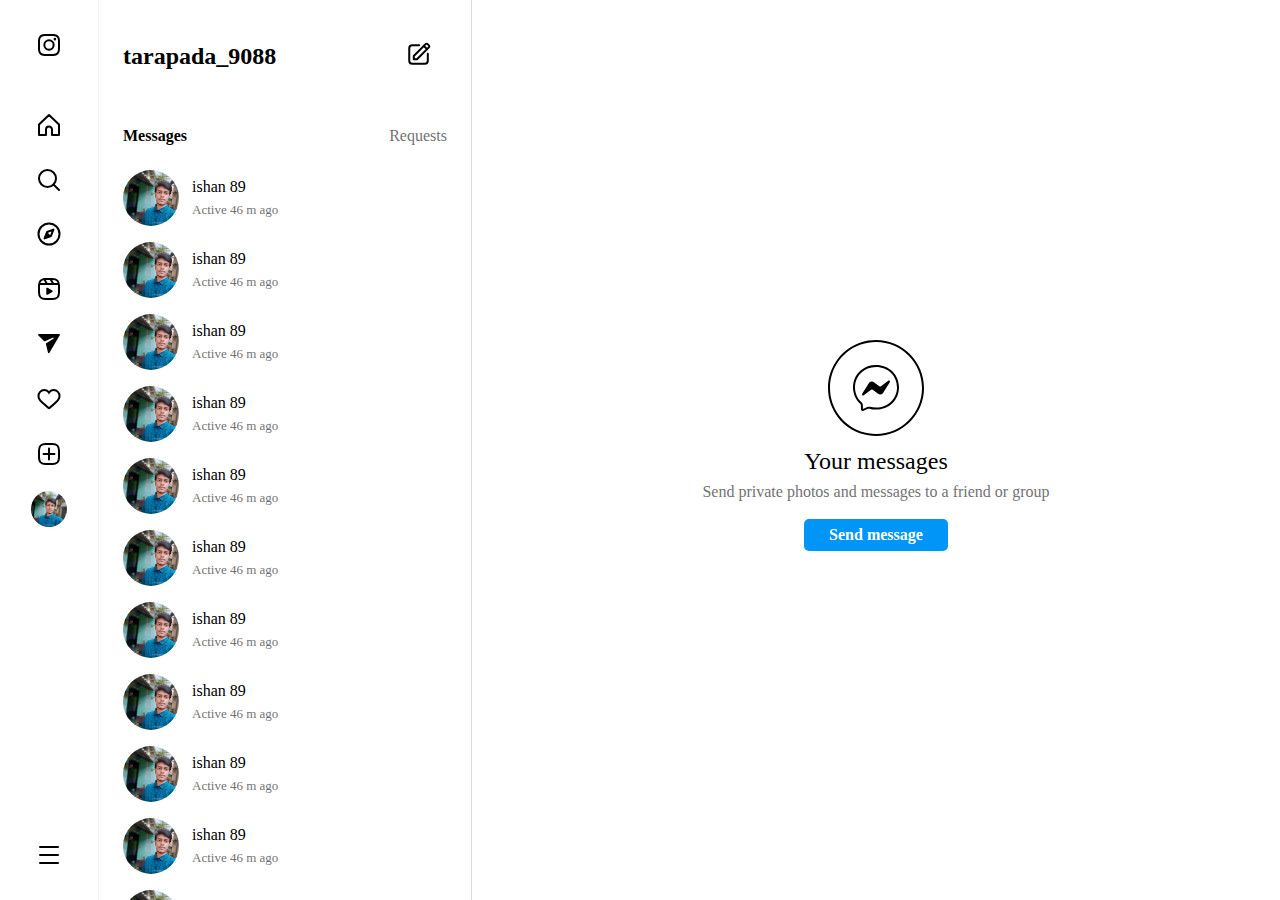
<file: messages/messages.html>
<!DOCTYPE html>
<html>
<head>
	<meta charset="utf-8">
	<meta name="viewport" content="width=device-width, initial-scale=1">
	<title>inbox • Direct</title>
	<link rel="stylesheet" type="text/css" href="../style.css">
	<link rel="stylesheet" href="https://cdnjs.cloudflare.com/ajax/libs/font-awesome/6.4.2/css/all.min.css" />
	<link rel="stylesheet"
		href="https://fonts.googleapis.com/css2?family=Material+Symbols+Rounded:opsz,wght,FILL,GRAD@48,400,0,0" />
	<link rel="shortcut icon" href="../images/Instagram_logo.png" type="image/x-icon">
	<link rel="stylesheet" type="text/css" href="../media.css">
</head>
<body>
	<div class="mainContaner">
		<div class="first Contaner">
			<div id="full" style="display:none;">
				<div class="logo" onclick="home()">
					<svg aria-label="Instagram" class="_ab6-" color="rgb(0, 0, 0)" fill="rgb(0, 0, 0)" height="29"
						role="img" viewBox="32 4 113 32" width="103">
						<path clip-rule="evenodd"
							d="M37.82 4.11c-2.32.97-4.86 3.7-5.66 7.13-1.02 4.34 3.21 6.17 3.56 5.57.4-.7-.76-.94-1-3.2-.3-2.9 1.05-6.16 2.75-7.58.32-.27.3.1.3.78l-.06 14.46c0 3.1-.13 4.07-.36 5.04-.23.98-.6 1.64-.33 1.9.32.28 1.68-.4 2.46-1.5a8.13 8.13 0 0 0 1.33-4.58c.07-2.06.06-5.33.07-7.19 0-1.7.03-6.71-.03-9.72-.02-.74-2.07-1.51-3.03-1.1Zm82.13 14.48a9.42 9.42 0 0 1-.88 3.75c-.85 1.72-2.63 2.25-3.39-.22-.4-1.34-.43-3.59-.13-5.47.3-1.9 1.14-3.35 2.53-3.22 1.38.13 2.02 1.9 1.87 5.16ZM96.8 28.57c-.02 2.67-.44 5.01-1.34 5.7-1.29.96-3 .23-2.65-1.72.31-1.72 1.8-3.48 4-5.64l-.01 1.66Zm-.35-10a10.56 10.56 0 0 1-.88 3.77c-.85 1.72-2.64 2.25-3.39-.22-.5-1.69-.38-3.87-.13-5.25.33-1.78 1.12-3.44 2.53-3.44 1.38 0 2.06 1.5 1.87 5.14Zm-13.41-.02a9.54 9.54 0 0 1-.87 3.8c-.88 1.7-2.63 2.24-3.4-.23-.55-1.77-.36-4.2-.13-5.5.34-1.95 1.2-3.32 2.53-3.2 1.38.14 2.04 1.9 1.87 5.13Zm61.45 1.81c-.33 0-.49.35-.61.93-.44 2.02-.9 2.48-1.5 2.48-.66 0-1.26-1-1.42-3-.12-1.58-.1-4.48.06-7.37.03-.59-.14-1.17-1.73-1.75-.68-.25-1.68-.62-2.17.58a29.65 29.65 0 0 0-2.08 7.14c0 .06-.08.07-.1-.06-.07-.87-.26-2.46-.28-5.79 0-.65-.14-1.2-.86-1.65-.47-.3-1.88-.81-2.4-.2-.43.5-.94 1.87-1.47 3.48l-.74 2.2.01-4.88c0-.5-.34-.67-.45-.7a9.54 9.54 0 0 0-1.8-.37c-.48 0-.6.27-.6.67 0 .05-.08 4.65-.08 7.87v.46c-.27 1.48-1.14 3.49-2.09 3.49s-1.4-.84-1.4-4.68c0-2.24.07-3.21.1-4.83.02-.94.06-1.65.06-1.81-.01-.5-.87-.75-1.27-.85-.4-.09-.76-.13-1.03-.11-.4.02-.67.27-.67.62v.55a3.71 3.71 0 0 0-1.83-1.49c-1.44-.43-2.94-.05-4.07 1.53a9.31 9.31 0 0 0-1.66 4.73c-.16 1.5-.1 3.01.17 4.3-.33 1.44-.96 2.04-1.64 2.04-.99 0-1.7-1.62-1.62-4.4.06-1.84.42-3.13.82-4.99.17-.8.04-1.2-.31-1.6-.32-.37-1-.56-1.99-.33-.7.16-1.7.34-2.6.47 0 0 .05-.21.1-.6.23-2.03-1.98-1.87-2.69-1.22-.42.39-.7.84-.82 1.67-.17 1.3.9 1.91.9 1.91a22.22 22.22 0 0 1-3.4 7.23v-.7c-.01-3.36.03-6 .05-6.95.02-.94.06-1.63.06-1.8 0-.36-.22-.5-.66-.67-.4-.16-.86-.26-1.34-.3-.6-.05-.97.27-.96.65v.52a3.7 3.7 0 0 0-1.84-1.49c-1.44-.43-2.94-.05-4.07 1.53a10.1 10.1 0 0 0-1.66 4.72c-.15 1.57-.13 2.9.09 4.04-.23 1.13-.89 2.3-1.63 2.3-.95 0-1.5-.83-1.5-4.67 0-2.24.07-3.21.1-4.83.02-.94.06-1.65.06-1.81 0-.5-.87-.75-1.27-.85-.42-.1-.79-.13-1.06-.1-.37.02-.63.35-.63.6v.56a3.7 3.7 0 0 0-1.84-1.49c-1.44-.43-2.93-.04-4.07 1.53-.75 1.03-1.35 2.17-1.66 4.7a15.8 15.8 0 0 0-.12 2.04c-.3 1.81-1.61 3.9-2.68 3.9-.63 0-1.23-1.21-1.23-3.8 0-3.45.22-8.36.25-8.83l1.62-.03c.68 0 1.29.01 2.19-.04.45-.02.88-1.64.42-1.84-.21-.09-1.7-.17-2.3-.18-.5-.01-1.88-.11-1.88-.11s.13-3.26.16-3.6c.02-.3-.35-.44-.57-.53a7.77 7.77 0 0 0-1.53-.44c-.76-.15-1.1 0-1.17.64-.1.97-.15 3.82-.15 3.82-.56 0-2.47-.11-3.02-.11-.52 0-1.08 2.22-.36 2.25l3.2.09-.03 6.53v.47c-.53 2.73-2.37 4.2-2.37 4.2.4-1.8-.42-3.15-1.87-4.3-.54-.42-1.6-1.22-2.79-2.1 0 0 .69-.68 1.3-2.04.43-.96.45-2.06-.61-2.3-1.75-.41-3.2.87-3.63 2.25a2.61 2.61 0 0 0 .5 2.66l.15.19c-.4.76-.94 1.78-1.4 2.58-1.27 2.2-2.24 3.95-2.97 3.95-.58 0-.57-1.77-.57-3.43 0-1.43.1-3.58.19-5.8.03-.74-.34-1.16-.96-1.54a4.33 4.33 0 0 0-1.64-.69c-.7 0-2.7.1-4.6 5.57-.23.69-.7 1.94-.7 1.94l.04-6.57c0-.16-.08-.3-.27-.4a4.68 4.68 0 0 0-1.93-.54c-.36 0-.54.17-.54.5l-.07 10.3c0 .78.02 1.69.1 2.09.08.4.2.72.36.91.15.2.33.34.62.4.28.06 1.78.25 1.86-.32.1-.69.1-1.43.89-4.2 1.22-4.31 2.82-6.42 3.58-7.16.13-.14.28-.14.27.07l-.22 5.32c-.2 5.37.78 6.36 2.17 6.36 1.07 0 2.58-1.06 4.2-3.74l2.7-4.5 1.58 1.46c1.28 1.2 1.7 2.36 1.42 3.45-.21.83-1.02 1.7-2.44.86-.42-.25-.6-.44-1.01-.71-.23-.15-.57-.2-.78-.04-.53.4-.84.92-1.01 1.55-.17.61.45.94 1.09 1.22.55.25 1.74.47 2.5.5 2.94.1 5.3-1.42 6.94-5.34.3 3.38 1.55 5.3 3.72 5.3 1.45 0 2.91-1.88 3.55-3.72.18.75.45 1.4.8 1.96 1.68 2.65 4.93 2.07 6.56-.18.5-.69.58-.94.58-.94a3.07 3.07 0 0 0 2.94 2.87c1.1 0 2.23-.52 3.03-2.31.09.2.2.38.3.56 1.68 2.65 4.93 2.07 6.56-.18l.2-.28.05 1.4-1.5 1.37c-2.52 2.3-4.44 4.05-4.58 6.09-.18 2.6 1.93 3.56 3.53 3.69a4.5 4.5 0 0 0 4.04-2.11c.78-1.15 1.3-3.63 1.26-6.08l-.06-3.56a28.55 28.55 0 0 0 5.42-9.44s.93.01 1.92-.05c.32-.02.41.04.35.27-.07.28-1.25 4.84-.17 7.88.74 2.08 2.4 2.75 3.4 2.75 1.15 0 2.26-.87 2.85-2.17l.23.42c1.68 2.65 4.92 2.07 6.56-.18.37-.5.58-.94.58-.94.36 2.2 2.07 2.88 3.05 2.88 1.02 0 2-.42 2.78-2.28.03.82.08 1.49.16 1.7.05.13.34.3.56.37.93.34 1.88.18 2.24.11.24-.05.43-.25.46-.75.07-1.33.03-3.56.43-5.21.67-2.79 1.3-3.87 1.6-4.4.17-.3.36-.35.37-.03.01.64.04 2.52.3 5.05.2 1.86.46 2.96.65 3.3.57 1 1.27 1.05 1.83 1.05.36 0 1.12-.1 1.05-.73-.03-.31.02-2.22.7-4.96.43-1.79 1.15-3.4 1.41-4 .1-.21.15-.04.15 0-.06 1.22-.18 5.25.32 7.46.68 2.98 2.65 3.32 3.34 3.32 1.47 0 2.67-1.12 3.07-4.05.1-.7-.05-1.25-.48-1.25Z"
							fill="currentColor" fill-rule="evenodd"></path>
					</svg>
				</div>
				<div class="navigason">
					<div class="navBox" onclick="home()">
						<svg aria-label="Home" class="_ab6-" color="rgb(0, 0, 0)" fill="rgb(0, 0, 0)" height="24" role="img" viewBox="0 0 24 24" width="24"><path d="M9.005 16.545a2.997 2.997 0 0 1 2.997-2.997A2.997 2.997 0 0 1 15 16.545V22h7V11.543L12 2 2 11.543V22h7.005Z" fill="none" stroke="currentColor" stroke-linejoin="round" stroke-width="2"></path></svg>
						<span>Home</span>
					</div>
					<div class="navBox" onclick="serch()">
						<svg aria-label="Search" class="_ab6-" color="rgb(0, 0, 0)" fill="rgb(0, 0, 0)" height="24"
							role="img" viewBox="0 0 24 24" width="24">
							<path d="M19 10.5A8.5 8.5 0 1 1 10.5 2a8.5 8.5 0 0 1 8.5 8.5Z" fill="none"
								stroke="currentColor" stroke-linecap="round" stroke-linejoin="round" stroke-width="2">
							</path>
							<line fill="none" stroke="currentColor" stroke-linecap="round" stroke-linejoin="round"
								stroke-width="2" x1="16.511" x2="22" y1="16.511" y2="22"></line>
						</svg>
						<span>Search</span>
					</div>
					<div class="navBox" onclick="explore()">
						<svg aria-label="Explore" class="_ab6-" color="rgb(0, 0, 0)" fill="rgb(0, 0, 0)" height="24"
							role="img" viewBox="0 0 24 24" width="24">
							<polygon fill="none"
								points="13.941 13.953 7.581 16.424 10.06 10.056 16.42 7.585 13.941 13.953"
								stroke="currentColor" stroke-linecap="round" stroke-linejoin="round" stroke-width="2">
							</polygon>
							<polygon fill-rule="evenodd" points="10.06 10.056 13.949 13.945 7.581 16.424 10.06 10.056">
							</polygon>
							<circle cx="12.001" cy="12.005" fill="none" r="10.5" stroke="currentColor"
								stroke-linecap="round" stroke-linejoin="round" stroke-width="2"></circle>
						</svg>
						<span>Explore</span>
					</div>
					<div class="navBox" onclick="reels()">
						<svg aria-label="Reels" class="_ab6-" color="rgb(0, 0, 0)" fill="rgb(0, 0, 0)" height="24"
							role="img" viewBox="0 0 24 24" width="24">
							<line fill="none" stroke="currentColor" stroke-linejoin="round" stroke-width="2" x1="2.049"
								x2="21.95" y1="7.002" y2="7.002"></line>
							<line fill="none" stroke="currentColor" stroke-linecap="round" stroke-linejoin="round"
								stroke-width="2" x1="13.504" x2="16.362" y1="2.001" y2="7.002"></line>
							<line fill="none" stroke="currentColor" stroke-linecap="round" stroke-linejoin="round"
								stroke-width="2" x1="7.207" x2="10.002" y1="2.11" y2="7.002"></line>
							<path
								d="M2 12.001v3.449c0 2.849.698 4.006 1.606 4.945.94.908 2.098 1.607 4.946 1.607h6.896c2.848 0 4.006-.699 4.946-1.607.908-.939 1.606-2.096 1.606-4.945V8.552c0-2.848-.698-4.006-1.606-4.945C19.454 2.699 18.296 2 15.448 2H8.552c-2.848 0-4.006.699-4.946 1.607C2.698 4.546 2 5.704 2 8.552Z"
								fill="none" stroke="currentColor" stroke-linecap="round" stroke-linejoin="round"
								stroke-width="2"></path>
							<path
								d="M9.763 17.664a.908.908 0 0 1-.454-.787V11.63a.909.909 0 0 1 1.364-.788l4.545 2.624a.909.909 0 0 1 0 1.575l-4.545 2.624a.91.91 0 0 1-.91 0Z"
								fill-rule="evenodd"></path>
						</svg>
						<span>Reels</span>
					</div>
					<div class="navBox" onclick="messages()">
						<svg aria-label="Direct" class="_ab6-" color="rgb(0, 0, 0)" fill="rgb(0, 0, 0)" height="24"
							role="img" viewBox="0 0 24 24" width="24">
							<line fill="none" stroke="currentColor" stroke-linejoin="round" stroke-width="2" x1="22"
								x2="9.218" y1="3" y2="10.083"></line>
							<polygon fill="none" points="11.698 20.334 22 3.001 2 3.001 9.218 10.084 11.698 20.334"
								stroke="currentColor" stroke-linejoin="round" stroke-width="2"></polygon>
						</svg>
						<span>Messages</span>
					</div>
					<div class="navBox" onclick="notification()">
						<svg aria-label="Notifications" class="x1lliihq x1n2onr6" color="rgb(0, 0, 0)"
							fill="rgb(0, 0, 0)" height="24" role="img" viewBox="0 0 24 24" width="24">
							<title>Notifications</title>
							<path
								d="M16.792 3.904A4.989 4.989 0 0 1 21.5 9.122c0 3.072-2.652 4.959-5.197 7.222-2.512 2.243-3.865 3.469-4.303 3.752-.477-.309-2.143-1.823-4.303-3.752C5.141 14.072 2.5 12.167 2.5 9.122a4.989 4.989 0 0 1 4.708-5.218 4.21 4.21 0 0 1 3.675 1.941c.84 1.175.98 1.763 1.12 1.763s.278-.588 1.11-1.766a4.17 4.17 0 0 1 3.679-1.938m0-2a6.04 6.04 0 0 0-4.797 2.127 6.052 6.052 0 0 0-4.787-2.127A6.985 6.985 0 0 0 .5 9.122c0 3.61 2.55 5.827 5.015 7.97.283.246.569.494.853.747l1.027.918a44.998 44.998 0 0 0 3.518 3.018 2 2 0 0 0 2.174 0 45.263 45.263 0 0 0 3.626-3.115l.922-.824c.293-.26.59-.519.885-.774 2.334-2.025 4.98-4.32 4.98-7.94a6.985 6.985 0 0 0-6.708-7.218Z">
							</path>
						</svg>
						<span>Notification</span>
					</div>
					<div class="navBox" onclick="create()">
						<svg aria-label="New post" class="_ab6-" color="rgb(0, 0, 0)" fill="rgb(0, 0, 0)" height="24"
							role="img" viewBox="0 0 24 24" width="24">
							<path
								d="M2 12v3.45c0 2.849.698 4.005 1.606 4.944.94.909 2.098 1.608 4.946 1.608h6.896c2.848 0 4.006-.7 4.946-1.608C21.302 19.455 22 18.3 22 15.45V8.552c0-2.849-.698-4.006-1.606-4.945C19.454 2.7 18.296 2 15.448 2H8.552c-2.848 0-4.006.699-4.946 1.607C2.698 4.547 2 5.703 2 8.552Z"
								fill="none" stroke="currentColor" stroke-linecap="round" stroke-linejoin="round"
								stroke-width="2"></path>
							<line fill="none" stroke="currentColor" stroke-linecap="round" stroke-linejoin="round"
								stroke-width="2" x1="6.545" x2="17.455" y1="12.001" y2="12.001"></line>
							<line fill="none" stroke="currentColor" stroke-linecap="round" stroke-linejoin="round"
								stroke-width="2" x1="12.003" x2="12.003" y1="6.545" y2="17.455"></line>
						</svg>
						<span>Create</span>
					</div>
					<div class="navBox" onclick="profile()">
						<div class="imgPro">
							<img src="../images/profileImg.jpeg">
						</div>
						<span>Profile</span>
					</div>
				</div>
				<div class="more" onclick="settingF()">
					<div class="xyasb">
						<i class="fa fa-bars"></i>
						<span>More</span>
					</div>
				</div>
			</div>
			<!-- hafe search box -->
			<div id="hafe" style="display:flex;">
				<div class="smolLogo">
					<div class="sLogo o" onclick="home()">
						<svg aria-label="Instagram" class="x1lliihq x1n2onr6" color="rgb(0, 0, 0)" fill="rgb(0, 0, 0)"
							height="24" role="img" viewBox="0 0 24 24" width="24">
							<title>Instagram</title>
							<path
								d="M12 2.982c2.937 0 3.285.011 4.445.064a6.087 6.087 0 0 1 2.042.379 3.408 3.408 0 0 1 1.265.823 3.408 3.408 0 0 1 .823 1.265 6.087 6.087 0 0 1 .379 2.042c.053 1.16.064 1.508.064 4.445s-.011 3.285-.064 4.445a6.087 6.087 0 0 1-.379 2.042 3.643 3.643 0 0 1-2.088 2.088 6.087 6.087 0 0 1-2.042.379c-1.16.053-1.508.064-4.445.064s-3.285-.011-4.445-.064a6.087 6.087 0 0 1-2.043-.379 3.408 3.408 0 0 1-1.264-.823 3.408 3.408 0 0 1-.823-1.265 6.087 6.087 0 0 1-.379-2.042c-.053-1.16-.064-1.508-.064-4.445s.011-3.285.064-4.445a6.087 6.087 0 0 1 .379-2.042 3.408 3.408 0 0 1 .823-1.265 3.408 3.408 0 0 1 1.265-.823 6.087 6.087 0 0 1 2.042-.379c1.16-.053 1.508-.064 4.445-.064M12 1c-2.987 0-3.362.013-4.535.066a8.074 8.074 0 0 0-2.67.511 5.392 5.392 0 0 0-1.949 1.27 5.392 5.392 0 0 0-1.269 1.948 8.074 8.074 0 0 0-.51 2.67C1.012 8.638 1 9.013 1 12s.013 3.362.066 4.535a8.074 8.074 0 0 0 .511 2.67 5.392 5.392 0 0 0 1.27 1.949 5.392 5.392 0 0 0 1.948 1.269 8.074 8.074 0 0 0 2.67.51C8.638 22.988 9.013 23 12 23s3.362-.013 4.535-.066a8.074 8.074 0 0 0 2.67-.511 5.625 5.625 0 0 0 3.218-3.218 8.074 8.074 0 0 0 .51-2.67C22.988 15.362 23 14.987 23 12s-.013-3.362-.066-4.535a8.074 8.074 0 0 0-.511-2.67 5.392 5.392 0 0 0-1.27-1.949 5.392 5.392 0 0 0-1.948-1.269 8.074 8.074 0 0 0-2.67-.51C15.362 1.012 14.987 1 12 1Zm0 5.351A5.649 5.649 0 1 0 17.649 12 5.649 5.649 0 0 0 12 6.351Zm0 9.316A3.667 3.667 0 1 1 15.667 12 3.667 3.667 0 0 1 12 15.667Zm5.872-10.859a1.32 1.32 0 1 0 1.32 1.32 1.32 1.32 0 0 0-1.32-1.32Z">
							</path>
						</svg>
					</div>
					<div class="sNav">
						<div class="sNaBox o" onclick="home()">
							<svg aria-label="Home" class="_ab6-" color="rgb(0, 0, 0)" fill="rgb(0, 0, 0)" height="24"
								role="img" viewBox="0 0 24 24" width="24">
								<path
									d="M9.005 16.545a2.997 2.997 0 0 1 2.997-2.997A2.997 2.997 0 0 1 15 16.545V22h7V11.543L12 2 2 11.543V22h7.005Z"
									fill="none" stroke="currentColor" stroke-linejoin="round" stroke-width="2"></path>
							</svg>
						</div>
						<div class="sNaBox o" id="borderId" onclick="Sserch()">
							<svg aria-label="Search" class="_ab6-" color="rgb(0, 0, 0)" fill="rgb(0, 0, 0)" height="24"
								role="img" viewBox="0 0 24 24" width="24">
								<path d="M19 10.5A8.5 8.5 0 1 1 10.5 2a8.5 8.5 0 0 1 8.5 8.5Z" fill="none"
									stroke="currentColor" stroke-linecap="round" stroke-linejoin="round"
									stroke-width="2"></path>
								<line fill="none" stroke="currentColor" stroke-linecap="round" stroke-linejoin="round"
									stroke-width="2" x1="16.511" x2="22" y1="16.511" y2="22"></line>
							</svg>
						</div>
						<div class="sNaBox o" onclick="explore()">
							<svg aria-label="Explore" class="_ab6-" color="rgb(0, 0, 0)" fill="rgb(0, 0, 0)" height="24"
								role="img" viewBox="0 0 24 24" width="24">
								<polygon fill="none"
									points="13.941 13.953 7.581 16.424 10.06 10.056 16.42 7.585 13.941 13.953"
									stroke="currentColor" stroke-linecap="round" stroke-linejoin="round"
									stroke-width="2"></polygon>
								<polygon fill-rule="evenodd"
									points="10.06 10.056 13.949 13.945 7.581 16.424 10.06 10.056"></polygon>
								<circle cx="12.001" cy="12.005" fill="none" r="10.5" stroke="currentColor"
									stroke-linecap="round" stroke-linejoin="round" stroke-width="2"></circle>
							</svg>
						</div>
						<div class="sNaBox o" onclick="reels()">
							<svg aria-label="Reels" class="_ab6-" color="rgb(0, 0, 0)" fill="rgb(0, 0, 0)" height="24"
								role="img" viewBox="0 0 24 24" width="24">
								<line fill="none" stroke="currentColor" stroke-linejoin="round" stroke-width="2"
									x1="2.049" x2="21.95" y1="7.002" y2="7.002"></line>
								<line fill="none" stroke="currentColor" stroke-linecap="round" stroke-linejoin="round"
									stroke-width="2" x1="13.504" x2="16.362" y1="2.001" y2="7.002"></line>
								<line fill="none" stroke="currentColor" stroke-linecap="round" stroke-linejoin="round"
									stroke-width="2" x1="7.207" x2="10.002" y1="2.11" y2="7.002"></line>
								<path
									d="M2 12.001v3.449c0 2.849.698 4.006 1.606 4.945.94.908 2.098 1.607 4.946 1.607h6.896c2.848 0 4.006-.699 4.946-1.607.908-.939 1.606-2.096 1.606-4.945V8.552c0-2.848-.698-4.006-1.606-4.945C19.454 2.699 18.296 2 15.448 2H8.552c-2.848 0-4.006.699-4.946 1.607C2.698 4.546 2 5.704 2 8.552Z"
									fill="none" stroke="currentColor" stroke-linecap="round" stroke-linejoin="round"
									stroke-width="2"></path>
								<path
									d="M9.763 17.664a.908.908 0 0 1-.454-.787V11.63a.909.909 0 0 1 1.364-.788l4.545 2.624a.909.909 0 0 1 0 1.575l-4.545 2.624a.91.91 0 0 1-.91 0Z"
									fill-rule="evenodd"></path>
							</svg>
						</div>
						<div class="sNaBox o" onclick="messages()" id="messagesIdS">
							<svg aria-label="Direct" class="_ab6-" color="rgb(0, 0, 0)" fill="rgb(0, 0, 0)" height="24" role="img" viewBox="0 0 24 24" width="24"><path d="M22.91 2.388a.69.69 0 0 0-.597-.347l-20.625.002a.687.687 0 0 0-.482 1.178L7.26 9.16a.686.686 0 0 0 .778.128l7.612-3.657a.723.723 0 0 1 .937.248.688.688 0 0 1-.225.932l-7.144 4.52a.69.69 0 0 0-.3.743l2.102 8.692a.687.687 0 0 0 .566.518.655.655 0 0 0 .103.008.686.686 0 0 0 .59-.337L22.903 3.08a.688.688 0 0 0 .007-.692" fill-rule="evenodd"></path></svg>
						</div>
						<div class="sNaBox o" id="notificationIdS" onclick="Snotifications()">
							<svg aria-label="Notifications" class="x1lliihq x1n2onr6" color="rgb(0, 0, 0)"
								fill="rgb(0, 0, 0)" height="24" role="img" viewBox="0 0 24 24" width="24">
								<title>Notifications</title>
								<path
									d="M16.792 3.904A4.989 4.989 0 0 1 21.5 9.122c0 3.072-2.652 4.959-5.197 7.222-2.512 2.243-3.865 3.469-4.303 3.752-.477-.309-2.143-1.823-4.303-3.752C5.141 14.072 2.5 12.167 2.5 9.122a4.989 4.989 0 0 1 4.708-5.218 4.21 4.21 0 0 1 3.675 1.941c.84 1.175.98 1.763 1.12 1.763s.278-.588 1.11-1.766a4.17 4.17 0 0 1 3.679-1.938m0-2a6.04 6.04 0 0 0-4.797 2.127 6.052 6.052 0 0 0-4.787-2.127A6.985 6.985 0 0 0 .5 9.122c0 3.61 2.55 5.827 5.015 7.97.283.246.569.494.853.747l1.027.918a44.998 44.998 0 0 0 3.518 3.018 2 2 0 0 0 2.174 0 45.263 45.263 0 0 0 3.626-3.115l.922-.824c.293-.26.59-.519.885-.774 2.334-2.025 4.98-4.32 4.98-7.94a6.985 6.985 0 0 0-6.708-7.218Z">
								</path>
							</svg>
						</div>
						<div class="sNaBox o" onclick="create()">
							<svg aria-label="New post" class="_ab6-" color="rgb(0, 0, 0)" fill="rgb(0, 0, 0)"
								height="24" role="img" viewBox="0 0 24 24" width="24">
								<path
									d="M2 12v3.45c0 2.849.698 4.005 1.606 4.944.94.909 2.098 1.608 4.946 1.608h6.896c2.848 0 4.006-.7 4.946-1.608C21.302 19.455 22 18.3 22 15.45V8.552c0-2.849-.698-4.006-1.606-4.945C19.454 2.7 18.296 2 15.448 2H8.552c-2.848 0-4.006.699-4.946 1.607C2.698 4.547 2 5.703 2 8.552Z"
									fill="none" stroke="currentColor" stroke-linecap="round" stroke-linejoin="round"
									stroke-width="2"></path>
								<line fill="none" stroke="currentColor" stroke-linecap="round" stroke-linejoin="round"
									stroke-width="2" x1="6.545" x2="17.455" y1="12.001" y2="12.001"></line>
								<line fill="none" stroke="currentColor" stroke-linecap="round" stroke-linejoin="round"
									stroke-width="2" x1="12.003" x2="12.003" y1="6.545" y2="17.455"></line>
							</svg>
						</div>
						<div class="sNaBox o" onclick="profile()">
							<div class="Spro">
								<img src="../images/profileImg.jpeg">
							</div>
						</div>

					</div>
				</div>
				<div class="smolMore o" onclick="settingF()">
					<svg aria-label="Settings" class="_ab6-" color="rgb(0, 0, 0)" fill="rgb(0, 0, 0)" height="24"
						role="img" viewBox="0 0 24 24" width="24">
						<line fill="none" stroke="currentColor" stroke-linecap="round" stroke-linejoin="round"
							stroke-width="2" x1="3" x2="21" y1="4" y2="4"></line>
						<line fill="none" stroke="currentColor" stroke-linecap="round" stroke-linejoin="round"
							stroke-width="2" x1="3" x2="21" y1="12" y2="12"></line>
						<line fill="none" stroke="currentColor" stroke-linecap="round" stroke-linejoin="round"
							stroke-width="2" x1="3" x2="21" y1="20" y2="20"></line>
					</svg>
				</div>
			</div>
		</div>
		<!-- serch box -->
		<div class="searchContaner xhejeB xhejeN" id="serchBox">
			<div class="searchDiv hideBorder" id="searchDivId">
				<div class="writeSer">Search</div>
				<div class="search">
					<div class="logoSer">
						<i class="fa-solid fa-magnifying-glass"></i>
					</div>
					<div class="inputSer">
						<input type="search" name="search" placeholder="Search" id="serchId" oninput="serchValu()" autofocus>
					</div>
				</div>
			</div>
			<div class="resuluDiv">
				<div id="notresult">
					<div class="reFir">Recent</div>
					<div class="reSec">No recent searches.</div>
				</div>
				<div id="allResult">
					<div class="serProfile">
						<div class="imgProfil">
							<img src="../images/profileImg.jpeg">
						</div>
						<div class="contentProfil">
							<p class="usNa">rakesh_90</p>
							<p class="usDet">
								<span>Rakesh Garai</span> <span> • </span> <span>2.1M followers</span>
							</p>
						</div>
					</div>
					<div class="serProfile">
						<div class="imgProfil">
							<img src="../images/profileImg.jpeg">
						</div>
						<div class="contentProfil">
							<p class="usNa">rakesh_90</p>
							<p class="usDet">
								<span>Rakesh Garai</span> <span> • </span> <span>2.1M followers</span>
							</p>
						</div>
					</div>
					<div class="serProfile">
						<div class="imgProfil">
							<img src="../images/profileImg.jpeg">
						</div>
						<div class="contentProfil">
							<p class="usNa">rakesh_90</p>
							<p class="usDet">
								<span>Rakesh Garai</span> <span> • </span> <span>2.1M followers</span>
							</p>
						</div>
					</div>
					<div class="serProfile">
						<div class="imgProfil">
							<img src="../images/profileImg.jpeg">
						</div>
						<div class="contentProfil">
							<p class="usNa">rakesh_90</p>
							<p class="usDet">
								<span>Rakesh Garai</span> <span> • </span> <span>2.1M followers</span>
							</p>
						</div>
					</div>
					<div class="serProfile">
						<div class="imgProfil">
							<img src="../images/profileImg.jpeg">
						</div>
						<div class="contentProfil">
							<p class="usNa">rakesh_90</p>
							<p class="usDet">
								<span>Rakesh Garai</span> <span> • </span> <span>2.1M followers</span>
							</p>
						</div>
					</div>
					<div class="serProfile">
						<div class="imgProfil">
							<img src="../images/profileImg.jpeg">
						</div>
						<div class="contentProfil">
							<p class="usNa">rakesh_90</p>
							<p class="usDet">
								<span>Rakesh Garai</span> <span> • </span> <span>2.1M followers</span>
							</p>
						</div>
					</div>
					<div class="serProfile">
						<div class="imgProfil">
							<img src="../images/profileImg.jpeg">
						</div>
						<div class="contentProfil">
							<p class="usNa">rakesh_90</p>
							<p class="usDet">
								<span>Rakesh Garai</span> <span> • </span> <span>2.1M followers</span>
							</p>
						</div>
					</div>
					<div class="serProfile">
						<div class="imgProfil">
							<img src="../images/profileImg.jpeg">
						</div>
						<div class="contentProfil">
							<p class="usNa">rakesh_90</p>
							<p class="usDet">
								<span>Rakesh Garai</span> <span> • </span> <span>2.1M followers</span>
							</p>
						</div>
					</div>
					<div class="serProfile">
						<div class="imgProfil">
							<img src="../images/profileImg.jpeg">
						</div>
						<div class="contentProfil">
							<p class="usNa">rakesh_90</p>
							<p class="usDet">
								<span>Rakesh Garai</span> <span> • </span> <span>2.1M followers</span>
							</p>
						</div>
					</div>
				</div>
			</div>
		</div>
		<!-- Notifications Box -->
		<div class="notificationsContaner xhejeB xhejeN" id="notificationsContanerId">
			<div class="notificationsLogo">Notifications</div>
			<div class="thisWeek">
				<div class="thisW1 w2">This week</div>
				<div class="thisW2">
					<div class="this2Img">
						<img src="../images/profileImg.jpeg">
					</div>
					<div class="this2Details">
						<p>
							<span>tarapada_78</span>
							is on instagram.
							<span>tarapada_55</span>
							and 3 others also follow them.
							<span>1d</span>
						</p>
					</div>
					<div class="followBtn">
						<button>Follow</button>
					</div>
				</div>
			</div>

			<div class="thisMonth">
				<div class="thisW1 w2">This month</div>
				<div class="thisW2">
					<div class="this2Img">
						<img src="../images/profileImg.jpeg">
					</div>
					<div class="this2Details">
						<p>
							<span>tarapada_78</span>
							is on instagram.
							<span>tarapada_55</span>
							and 3 others also follow them.
							<span>1d</span>
						</p>
					</div>
					<div class="followBtn">
						<button>Follow</button>
					</div>
				</div>

			</div>

			<div class="earlier">
				<div class="thisW1 w2">Earlier</div>
				<div class="thisW2">
					<div class="this2Img">
						<img src="../images/profileImg.jpeg">
					</div>
					<div class="this2Details">
						<p>
							<span>tarapada_78</span>
							is on instagram.
							<span>tarapada_55</span>
							and 3 others also follow them.
							<span>1d</span>
						</p>
					</div>
					<div class="followBtn">
						<button>Follow</button>
					</div>
				</div>

				<div class="thisW2">
					<div class="this2Img">
						<img src="../images/profileImg.jpeg">
					</div>
					<div class="this2Details">
						<p>
							<span>tarapada_78</span>
							is on instagram.
							<span>tarapada_55</span>
							and 3 others also follow them.
							<span>1d</span>
						</p>
					</div>
					<div class="followBtn">
						<button>Follow</button>
					</div>
				</div>

				<div class="thisW2">
					<div class="this2Img">
						<img src="../images/profileImg.jpeg">
					</div>
					<div class="this2Details">
						<p>
							<span>tarapada_78</span>
							is on instagram.
							<span>tarapada_55</span>
							and 3 others also follow them.
							<span>1d</span>
						</p>
					</div>
					<div class="followBtn">
						<button>Follow</button>
					</div>
				</div>

				<div class="thisW2">
					<div class="this2Img">
						<img src="../images/profileImg.jpeg">
					</div>
					<div class="this2Details">
						<p>
							<span>tarapada_78</span>
							is on instagram.
							<span>tarapada_55</span>
							and 3 others also follow them.
							<span>1d</span>
						</p>
					</div>
					<div class="followBtn">
						<button>Follow</button>
					</div>
				</div>

				<div class="thisW2">
					<div class="this2Img">
						<img src="../images/profileImg.jpeg">
					</div>
					<div class="this2Details">
						<p>
							<span>tarapada_78</span>
							is on instagram.
							<span>tarapada_55</span>
							and 3 others also follow them.
							<span>1d</span>
						</p>
					</div>
					<div class="followBtn">
						<button>Follow</button>
					</div>
				</div>
			</div>

		</div>

		<!-- Create Box -->
		<div class="createBox" id="uploadId" onclick="closeDiv()">
			<div class="crosIcon">
				<div class="cros" onclick="closeDiv()">
					<svg aria-label="Close" class="x1lliihq x1n2onr6" color="rgb(255, 255, 255)" fill="rgb(255, 255, 255)" height="18" role="img" viewBox="0 0 24 24" width="18"><title>Close</title><polyline fill="none" points="20.643 3.357 12 12 3.353 20.647" stroke="currentColor" stroke-linecap="round" stroke-linejoin="round" stroke-width="3"></polyline><line fill="none" stroke="currentColor" stroke-linecap="round" stroke-linejoin="round" stroke-width="3" x1="20.649" x2="3.354" y1="20.649" y2="3.354"></line></svg>
				</div>
			</div>
			<div class="upload" id="postDiv">
				<div class="uploadTitle">Create new post</div>
				<div class="uploadFile">
					<div class="uploadLogo">
						<svg aria-label="Icon to represent media such as images or videos" class="x1lliihq x1n2onr6" color="rgb(0, 0, 0)" fill="rgb(0, 0, 0)" height="77" role="img" viewBox="0 0 97.6 77.3" width="96"><title>Icon to represent media such as images or videos</title><path d="M16.3 24h.3c2.8-.2 4.9-2.6 4.8-5.4-.2-2.8-2.6-4.9-5.4-4.8s-4.9 2.6-4.8 5.4c.1 2.7 2.4 4.8 5.1 4.8zm-2.4-7.2c.5-.6 1.3-1 2.1-1h.2c1.7 0 3.1 1.4 3.1 3.1 0 1.7-1.4 3.1-3.1 3.1-1.7 0-3.1-1.4-3.1-3.1 0-.8.3-1.5.8-2.1z" fill="currentColor"></path><path d="M84.7 18.4 58 16.9l-.2-3c-.3-5.7-5.2-10.1-11-9.8L12.9 6c-5.7.3-10.1 5.3-9.8 11L5 51v.8c.7 5.2 5.1 9.1 10.3 9.1h.6l21.7-1.2v.6c-.3 5.7 4 10.7 9.8 11l34 2h.6c5.5 0 10.1-4.3 10.4-9.8l2-34c.4-5.8-4-10.7-9.7-11.1zM7.2 10.8C8.7 9.1 10.8 8.1 13 8l34-1.9c4.6-.3 8.6 3.3 8.9 7.9l.2 2.8-5.3-.3c-5.7-.3-10.7 4-11 9.8l-.6 9.5-9.5 10.7c-.2.3-.6.4-1 .5-.4 0-.7-.1-1-.4l-7.8-7c-1.4-1.3-3.5-1.1-4.8.3L7 49 5.2 17c-.2-2.3.6-4.5 2-6.2zm8.7 48c-4.3.2-8.1-2.8-8.8-7.1l9.4-10.5c.2-.3.6-.4 1-.5.4 0 .7.1 1 .4l7.8 7c.7.6 1.6.9 2.5.9.9 0 1.7-.5 2.3-1.1l7.8-8.8-1.1 18.6-21.9 1.1zm76.5-29.5-2 34c-.3 4.6-4.3 8.2-8.9 7.9l-34-2c-4.6-.3-8.2-4.3-7.9-8.9l2-34c.3-4.4 3.9-7.9 8.4-7.9h.5l34 2c4.7.3 8.2 4.3 7.9 8.9z" fill="currentColor"></path><path d="M78.2 41.6 61.3 30.5c-2.1-1.4-4.9-.8-6.2 1.3-.4.7-.7 1.4-.7 2.2l-1.2 20.1c-.1 2.5 1.7 4.6 4.2 4.8h.3c.7 0 1.4-.2 2-.5l18-9c2.2-1.1 3.1-3.8 2-6-.4-.7-.9-1.3-1.5-1.8zm-1.4 6-18 9c-.4.2-.8.3-1.3.3-.4 0-.9-.2-1.2-.4-.7-.5-1.2-1.3-1.1-2.2l1.2-20.1c.1-.9.6-1.7 1.4-2.1.8-.4 1.7-.3 2.5.1L77 43.3c1.2.8 1.5 2.3.7 3.4-.2.4-.5.7-.9.9z" fill="currentColor"></path></svg>
					</div>
					<div class="uploadTitle2">Drag photos and videos here</div>
					<di class="uploadSelect">
						<label for="uploadItem">Select form computer</label>
						<input type="file" id="uploadItem" name="post" hidden>
					</di>
				</div>
			</div>
		</div>

		<!-- More div -->
		<div class="moreBtn xhejeN" id="moreSetting">
			<div class="moreB1">
				<div class="setting">
					<svg aria-label="Settings" class="x1lliihq x1n2onr6" color="rgb(0, 0, 0)" fill="rgb(0, 0, 0)" height="18" role="img" viewBox="0 0 24 24" width="18"><title>Settings</title><circle cx="12" cy="12" fill="none" r="8.635" stroke="currentColor" stroke-linecap="round" stroke-linejoin="round" stroke-width="2"></circle><path d="M14.232 3.656a1.269 1.269 0 0 1-.796-.66L12.93 2h-1.86l-.505.996a1.269 1.269 0 0 1-.796.66m-.001 16.688a1.269 1.269 0 0 1 .796.66l.505.996h1.862l.505-.996a1.269 1.269 0 0 1 .796-.66M3.656 9.768a1.269 1.269 0 0 1-.66.796L2 11.07v1.862l.996.505a1.269 1.269 0 0 1 .66.796m16.688-.001a1.269 1.269 0 0 1 .66-.796L22 12.93v-1.86l-.996-.505a1.269 1.269 0 0 1-.66-.796M7.678 4.522a1.269 1.269 0 0 1-1.03.096l-1.06-.348L4.27 5.587l.348 1.062a1.269 1.269 0 0 1-.096 1.03m11.8 11.799a1.269 1.269 0 0 1 1.03-.096l1.06.348 1.318-1.317-.348-1.062a1.269 1.269 0 0 1 .096-1.03m-14.956.001a1.269 1.269 0 0 1 .096 1.03l-.348 1.06 1.317 1.318 1.062-.348a1.269 1.269 0 0 1 1.03.096m11.799-11.8a1.269 1.269 0 0 1-.096-1.03l.348-1.06-1.317-1.318-1.062.348a1.269 1.269 0 0 1-1.03-.096" fill="none" stroke="currentColor" stroke-linejoin="round" stroke-width="2"></path></svg>
					<p>Setting</p>
				</div>
				<div class="setting">
					<svg aria-label="Your activity" class="x1lliihq x1n2onr6" color="rgb(0, 0, 0)" fill="rgb(0, 0, 0)" height="18" role="img" viewBox="0 0 24 24" width="18"><title>Your activity</title><path d="M12 1.505a10.5 10.5 0 1 1-7.424 17.924" fill="none" stroke="currentColor" stroke-linecap="round" stroke-linejoin="round" stroke-width="2"></path><polyline fill="none" points="8.893 15.108 12 12 12.012 12.012 12.012 5.793" stroke="currentColor" stroke-linecap="round" stroke-linejoin="round" stroke-width="2"></polyline><circle cx="7.24" cy="2.651" r="1.125"></circle><circle cx="3.515" cy="5.83" r="1.125"></circle><circle cx="1.636" cy="10.353" r="1.125"></circle><circle cx="2.01" cy="15.235" r="1.125"></circle></svg>
					<p>Your activity</p>
				</div>
				<div class="setting">
					<svg aria-label="Saved" class="x1lliihq x1n2onr6" color="rgb(0, 0, 0)" fill="rgb(0, 0, 0)" height="18" role="img" viewBox="0 0 24 24" width="18"><title>Saved</title><polygon fill="none" points="20 21 12 13.44 4 21 4 3 20 3 20 21" stroke="currentColor" stroke-linecap="round" stroke-linejoin="round" stroke-width="2"></polygon></svg>
					<p>Saved</p>
				</div>
				<div class="setting">
					<svg aria-label="Theme icon" class="x1lliihq x1n2onr6" color="rgb(0, 0, 0)" fill="rgb(0, 0, 0)" height="18" role="img" viewBox="0 0 24 24" width="18"><title>Theme icon</title><path d="M12.00018,4.5a1,1,0,0,0,1-1V2a1,1,0,0,0-2,0V3.5A1.00005,1.00005,0,0,0,12.00018,4.5ZM5.28241,6.69678A.99989.99989,0,1,0,6.69647,5.28271l-1.06054-1.061A.99989.99989,0,0,0,4.22186,5.63574ZM4.50018,12a1,1,0,0,0-1-1h-1.5a1,1,0,0,0,0,2h1.5A1,1,0,0,0,4.50018,12Zm.78223,5.30322-1.06055,1.061a.99989.99989,0,1,0,1.41407,1.41406l1.06054-1.061a.99989.99989,0,0,0-1.41406-1.41407ZM12.00018,19.5a1.00005,1.00005,0,0,0-1,1V22a1,1,0,0,0,2,0V20.5A1,1,0,0,0,12.00018,19.5Zm6.71729-2.19678a.99989.99989,0,0,0-1.41406,1.41407l1.06054,1.061A.99989.99989,0,0,0,19.778,18.36426ZM22.00018,11h-1.5a1,1,0,0,0,0,2h1.5a1,1,0,0,0,0-2ZM18.01044,6.98975a.996.996,0,0,0,.707-.293l1.06055-1.061A.99989.99989,0,0,0,18.364,4.22168l-1.06054,1.061a1,1,0,0,0,.707,1.707ZM12.00018,6a6,6,0,1,0,6,6A6.00657,6.00657,0,0,0,12.00018,6Zm0,10a4,4,0,1,1,4-4A4.00458,4.00458,0,0,1,12.00018,16Z"></path></svg>
					<p>Switch appearance</p>
				</div>
				<div class="setting">
					<svg aria-label="Report a problem" class="x1lliihq x1n2onr6" color="rgb(0, 0, 0)" fill="rgb(0, 0, 0)" height="18" role="img" viewBox="0 0 24 24" width="18"><title>Report a problem</title><path d="M18.001 1h-12a5.006 5.006 0 0 0-5 5v9.005a5.006 5.006 0 0 0 5 5h2.514l2.789 2.712a1 1 0 0 0 1.394 0l2.787-2.712h2.516a5.006 5.006 0 0 0 5-5V6a5.006 5.006 0 0 0-5-5Zm3 14.005a3.003 3.003 0 0 1-3 3h-2.936a1 1 0 0 0-.79.387l-2.274 2.212-2.276-2.212a1 1 0 0 0-.79-.387H6a3.003 3.003 0 0 1-3-3V6a3.003 3.003 0 0 1 3-3h12a3.003 3.003 0 0 1 3 3Zm-9-1.66a1.229 1.229 0 1 0 1.228 1.228A1.23 1.23 0 0 0 12 13.344Zm0-8.117a1.274 1.274 0 0 0-.933.396 1.108 1.108 0 0 0-.3.838l.347 4.861a.892.892 0 0 0 1.77 0l.348-4.86a1.106 1.106 0 0 0-.3-.838A1.272 1.272 0 0 0 12 5.228Z"></path></svg>
					<p>Report a problem</p>
				</div>
			</div>
			<div class="moreB2">
				<div class="setting">
					<p>Switch accounts</p>
				</div>
				<div class="setting">
					<p>Log out</p>
				</div>
			</div>
		</div>
		<!-- reels box -->
		<div class="messContaner Contaner">
			<div class="message1 displayFlex displayNone">
				<div class="messCon1">
					<div class="wrirmess">
						<div class="leftArow" onclick="home()">
							<i class="fa-solid fa-arrow-left"></i>
						</div>
						<div class="wrirmess_1">tarapada_9088</div>
						<div class="wrirmess_2">
							<svg aria-label="New message" class="x1lliihq x1n2onr6" color="rgb(0, 0, 0)" fill="rgb(0, 0, 0)" height="24" role="img" viewBox="0 0 24 24" width="24"><title>New message</title><path d="M12.202 3.203H5.25a3 3 0 0 0-3 3V18.75a3 3 0 0 0 3 3h12.547a3 3 0 0 0 3-3v-6.952" fill="none" stroke="currentColor" stroke-linecap="round" stroke-linejoin="round" stroke-width="2"></path><path d="M10.002 17.226H6.774v-3.228L18.607 2.165a1.417 1.417 0 0 1 2.004 0l1.224 1.225a1.417 1.417 0 0 1 0 2.004Z" fill="none" stroke="currentColor" stroke-linecap="round" stroke-linejoin="round" stroke-width="2"></path><line fill="none" stroke="currentColor" stroke-linecap="round" stroke-linejoin="round" stroke-width="2" x1="16.848" x2="20.076" y1="3.924" y2="7.153"></line></svg>
						</div>
					</div>
					<div class="messRequ">
						<div class="messRequ_1">Messages</div>
						<div class="messRequ_2">Requests</div>
					</div>
				</div>
				<div class="messCon2">
					<div class="messcon2_1" onclick="showMess(0)">
						<div class="messImg"></div>
						<div class="messText">
							<div class="messText_1">
								ishan 89
							</div>
							<div class="messText_2">
								Active 46 m ago
							</div>
						</div>
					</div>
					<div class="messcon2_1" onclick="showMess(1)">
						<div class="messImg"></div>
						<div class="messText">
							<div class="messText_1">
								ishan 89
							</div>
							<div class="messText_2">
								Active 46 m ago
							</div>
						</div>
					</div>
					<div class="messcon2_1" onclick="showMess(2)">
						<div class="messImg"></div>
						<div class="messText">
							<div class="messText_1">
								ishan 89
							</div>
							<div class="messText_2">
								Active 46 m ago
							</div>
						</div>
					</div>
					<div class="messcon2_1" onclick="showMess(3)">
						<div class="messImg"></div>
						<div class="messText">
							<div class="messText_1">
								ishan 89
							</div>
							<div class="messText_2">
								Active 46 m ago
							</div>
						</div>
					</div>
					<div class="messcon2_1" onclick="showMess(4)">
						<div class="messImg"></div>
						<div class="messText">
							<div class="messText_1">
								ishan 89
							</div>
							<div class="messText_2">
								Active 46 m ago
							</div>
						</div>
					</div>
					<div class="messcon2_1" onclick="showMess(5)">
						<div class="messImg"></div>
						<div class="messText">
							<div class="messText_1">
								ishan 89
							</div>
							<div class="messText_2">
								Active 46 m ago
							</div>
						</div>
					</div>
					<div class="messcon2_1" onclick="showMess(6)">
						<div class="messImg"></div>
						<div class="messText">
							<div class="messText_1">
								ishan 89
							</div>
							<div class="messText_2">
								Active 46 m ago
							</div>
						</div>
					</div>
					<div class="messcon2_1" onclick="showMess(7)">
						<div class="messImg"></div>
						<div class="messText">
							<div class="messText_1">
								ishan 89
							</div>
							<div class="messText_2">
								Active 46 m ago
							</div>
						</div>
					</div>
					<div class="messcon2_1" onclick="showMess(8)">
						<div class="messImg"></div>
						<div class="messText">
							<div class="messText_1">
								ishan 89
							</div>
							<div class="messText_2">
								Active 46 m ago
							</div>
						</div>
					</div>
					<div class="messcon2_1" onclick="showMess(9)">
						<div class="messImg"></div>
						<div class="messText">
							<div class="messText_1">
								ishan 89
							</div>
							<div class="messText_2">
								Active 46 m ago
							</div>
						</div>
					</div>
					<div class="messcon2_1" onclick="showMess(10)">
						<div class="messImg"></div>
						<div class="messText">
							<div class="messText_1">
								ishan 89
							</div>
							<div class="messText_2">
								Active 46 m ago
							</div>
						</div>
					</div>
					<div class="messcon2_1" onclick="showMess(11)">
						<div class="messImg"></div>
						<div class="messText">
							<div class="messText_1">
								ishan 89
							</div>
							<div class="messText_2">
								Active 46 m ago
							</div>
						</div>
					</div>
					<div class="messcon2_1" onclick="showMess(12)">
						<div class="messImg"></div>
						<div class="messText">
							<div class="messText_1">
								ishan 89
							</div>
							<div class="messText_2">
								Active 46 m ago
							</div>
						</div>
					</div>
					<div class="messcon2_1" onclick="showMess(13)">
						<div class="messImg"></div>
						<div class="messText">
							<div class="messText_1">
								ishan 89
							</div>
							<div class="messText_2">
								Active 46 m ago
							</div>
						</div>
					</div>
				</div>

			</div>
			<div class="message2 displayNone displayFlex">
				<div id="firMessage" class="displayNone displayFlex">
					<div class="messAgeSVG">
						<svg aria-label="" class="_ab6-" color="rgb(0, 0, 0)" fill="rgb(0, 0, 0)" height="96" role="img" viewBox="0 0 96 96" width="96"><path d="M48 0C21.532 0 0 21.533 0 48s21.532 48 48 48 48-21.532 48-48S74.468 0 48 0Zm0 94C22.636 94 2 73.364 2 48S22.636 2 48 2s46 20.636 46 46-20.636 46-46 46Zm12.227-53.284-7.257 5.507c-.49.37-1.166.375-1.661.005l-5.373-4.031a3.453 3.453 0 0 0-4.989.921l-6.756 10.718c-.653 1.027.615 2.189 1.582 1.453l7.257-5.507a1.382 1.382 0 0 1 1.661-.005l5.373 4.031a3.453 3.453 0 0 0 4.989-.92l6.756-10.719c.653-1.027-.615-2.189-1.582-1.453ZM48 25c-12.958 0-23 9.492-23 22.31 0 6.706 2.749 12.5 7.224 16.503.375.338.602.806.62 1.31l.125 4.091a1.845 1.845 0 0 0 2.582 1.629l4.563-2.013a1.844 1.844 0 0 1 1.227-.093c2.096.579 4.331.884 6.659.884 12.958 0 23-9.491 23-22.31S60.958 25 48 25Zm0 42.621c-2.114 0-4.175-.273-6.133-.813a3.834 3.834 0 0 0-2.56.192l-4.346 1.917-.118-3.867a3.833 3.833 0 0 0-1.286-2.727C29.33 58.54 27 53.209 27 47.31 27 35.73 36.028 27 48 27s21 8.73 21 20.31-9.028 20.31-21 20.31Z"></path></svg>
					</div>
					<div class="messAgeWri_1">
						Your messages
					</div>
					<div class="messAgeWri_2">
						Send private photos and messages to a friend or group
					</div>
					<div class="messAgeBTN">
						<button>Send message</button>
					</div>
				</div>

				<div id="secMessage" class="displayNone ">
					<div class="frienInMe">
						<div class="frienInMe_1">
							<div class="leftBtn" onclick="hideUnhide()">
								<i class="fa-solid fa-arrow-left"></i>
							</div>
							<div class="frienInMe_1_profilr"></div>
							<div class="frienInMe_1_text">ishan 89</div>
						</div>
						<div class="frienInMe_2">
							<svg aria-label="Audio call" class="_ab6-" color="rgb(0, 0, 0)" fill="rgb(0, 0, 0)" height="24" role="img" viewBox="0 0 24 24" width="24"><path d="M18.227 22.912c-4.913 0-9.286-3.627-11.486-5.828C4.486 14.83.731 10.291.921 5.231a3.289 3.289 0 0 1 .908-2.138 17.116 17.116 0 0 1 1.865-1.71 2.307 2.307 0 0 1 3.004.174 13.283 13.283 0 0 1 3.658 5.325 2.551 2.551 0 0 1-.19 1.941l-.455.853a.463.463 0 0 0-.024.387 7.57 7.57 0 0 0 4.077 4.075.455.455 0 0 0 .386-.024l.853-.455a2.548 2.548 0 0 1 1.94-.19 13.278 13.278 0 0 1 5.326 3.658 2.309 2.309 0 0 1 .174 3.003 17.319 17.319 0 0 1-1.71 1.866 3.29 3.29 0 0 1-2.138.91 10.27 10.27 0 0 1-.368.006Zm-13.144-20a.27.27 0 0 0-.167.054A15.121 15.121 0 0 0 3.28 4.47a1.289 1.289 0 0 0-.36.836c-.161 4.301 3.21 8.34 5.235 10.364s6.06 5.403 10.366 5.236a1.284 1.284 0 0 0 .835-.36 15.217 15.217 0 0 0 1.504-1.637.324.324 0 0 0-.047-.41 11.62 11.62 0 0 0-4.457-3.119.545.545 0 0 0-.411.044l-.854.455a2.452 2.452 0 0 1-2.071.116 9.571 9.571 0 0 1-5.189-5.188 2.457 2.457 0 0 1 .115-2.071l.456-.855a.544.544 0 0 0 .043-.41 11.629 11.629 0 0 0-3.118-4.458.36.36 0 0 0-.244-.1Z"></path></svg>

							<svg aria-label="Video call" class="_ab6-" color="rgb(0, 0, 0)" fill="rgb(0, 0, 0)" height="24" role="img" viewBox="0 0 24 24" width="24"><rect fill="none" height="18" rx="3" stroke="currentColor" stroke-linecap="round" stroke-linejoin="round" stroke-width="2" width="16.999" x="1" y="3"></rect><path d="m17.999 9.146 2.495-2.256A1.5 1.5 0 0 1 23 8.003v7.994a1.5 1.5 0 0 1-2.506 1.113L18 14.854" fill="none" stroke="currentColor" stroke-linecap="round" stroke-linejoin="round" stroke-width="2"></path></svg>

							<svg aria-label="Conversation information" class="x1lliihq x1n2onr6" color="rgb(0, 0, 0)" fill="rgb(0, 0, 0)" height="24" role="img" viewBox="0 0 24 24" width="24"><title>Conversation information</title><circle cx="12.001" cy="12.005" fill="none" r="10.5" stroke="currentColor" stroke-linecap="round" stroke-linejoin="round" stroke-width="2"></circle><circle cx="11.819" cy="7.709" r="1.25"></circle><line fill="none" stroke="currentColor" stroke-linecap="round" stroke-linejoin="round" stroke-width="2" x1="10.569" x2="13.432" y1="16.777" y2="16.777"></line><polyline fill="none" points="10.569 11.05 12 11.05 12 16.777" stroke="currentColor" stroke-linecap="round" stroke-linejoin="round" stroke-width="2"></polyline></svg>
						</div>
					</div>
					<div class="chatFriM">
						<div class="chatPro_0">
							<div class="chatPro_0_0"></div>
							<div class="chatPro_0_1">
								<p class="chatPro_0_1_0">ishan 89</p>
								<p class="chatPro_0_1_1">ishaandhoundiyal · Instagram</p>
							</div>
							<button class="chatPro_0_2">View profile</button>
						</div>

						<div class="chatPro_1 justifyCenter">
							<div class="chatDate">
								12/10/2023, 19:28
							</div>
						</div>

						<div class="chatPro_1 justifyEnd">
							<div class="messageChat BR_R_T rightCh_color">
								Hiii 
							</div>
						</div>

						<div class="chatPro_1 justifyEnd">
							<div class="messageChat BR_R_M rightCh_color">
								My name is rakesh 
							</div>
						</div>

						<div class="chatPro_1 justifyEnd">
							<div class="messageChat BR_R_B rightCh_color">
								What is your name
							</div>
						</div>

						<div class="chatPro_1 justifyStart">
							<div class="jbsdvjargh"></div>
							<div class="messageChat BR_L_T leftCh_color">
								Hello
							</div>
						</div>

						<div class="chatPro_1 justifyStart">
							<div class="jbsdvjargh"></div>
							<div class="messageChat BR_L_M leftCh_color">
								My name is ishan
							</div>
						</div>

						<div class="chatPro_1 justifyStart">
							<div class="jbsdvjargh">
								<div class="chatPro_1Pro"></div>
							</div>
							<div class="messageChat BR_L_B leftCh_color">
								where are you form
							</div>
						</div>

						<div class="chatPro_1 justifyEnd">
							<div class="messageChat BR_LR_S rightCh_color">
								I am form West Bengal
							</div>
						</div>

						<div class="chatPro_1 justifyStart">
							<div class="jbsdvjargh">
								<div class="chatPro_1Pro"></div>
							</div>
							<div class="messageChat BR_LR_S leftCh_color">
								I am form Delhi
							</div>
						</div>

						<div class="chatPro_1 justifyEnd">
							<div class="messageChat BR_R_T rightCh_color">
								ok 
							</div>
						</div>

						<div class="chatPro_1 justifyEnd">
							<div class="messageChat BR_R_B rightCh_color">
								By
							</div>
						</div>

						<div class="chatPro_1 justifyStart">
							<div class="jbsdvjargh">
								<div class="chatPro_1Pro"></div>
							</div>
							<div class="messageChat BR_LR_S leftCh_color">
								Ok By
							</div>
						</div>

					</div>
					<div class="inputFriM">
						<div class="chatCon">
							<div class="chatCon_0">
								<svg aria-label="Choose an emoji" class="x1lliihq x1n2onr6" color="rgb(0, 0, 0)" fill="rgb(0, 0, 0)" height="24" role="img" viewBox="0 0 24 24" width="24"><title>Choose an emoji</title><path d="M15.83 10.997a1.167 1.167 0 1 0 1.167 1.167 1.167 1.167 0 0 0-1.167-1.167Zm-6.5 1.167a1.167 1.167 0 1 0-1.166 1.167 1.167 1.167 0 0 0 1.166-1.167Zm5.163 3.24a3.406 3.406 0 0 1-4.982.007 1 1 0 1 0-1.557 1.256 5.397 5.397 0 0 0 8.09 0 1 1 0 0 0-1.55-1.263ZM12 .503a11.5 11.5 0 1 0 11.5 11.5A11.513 11.513 0 0 0 12 .503Zm0 21a9.5 9.5 0 1 1 9.5-9.5 9.51 9.51 0 0 1-9.5 9.5Z"></path></svg>
							<input type="text" name="chat" placeholder="Messages..." id="chatIdS" oninput="chatIdSFun()" autofocus>
							</div>
							<div class="chatCon_1">
								<div id="naviga_1" class="displayNone displayFlex">
									<svg aria-label="Voice Clip" class="x1lliihq x1n2onr6" color="rgb(0, 0, 0)" fill="rgb(0, 0, 0)" height="24" role="img" viewBox="0 0 24 24" width="24"><title>Voice Clip</title><path d="M19.5 10.671v.897a7.5 7.5 0 0 1-15 0v-.897" fill="none" stroke="currentColor" stroke-linecap="round" stroke-linejoin="round" stroke-width="2"></path><line fill="none" stroke="currentColor" stroke-linejoin="round" stroke-width="2" x1="12" x2="12" y1="19.068" y2="22"></line><line fill="none" stroke="currentColor" stroke-linecap="round" stroke-linejoin="round" stroke-width="2" x1="8.706" x2="15.104" y1="22" y2="22"></line><path d="M12 15.745a4 4 0 0 1-4-4V6a4 4 0 0 1 8 0v5.745a4 4 0 0 1-4 4Z" fill="none" stroke="currentColor" stroke-linecap="round" stroke-linejoin="round" stroke-width="2"></path></svg>

									<svg aria-label="Add Photo or Video" class="x1lliihq x1n2onr6" color="rgb(0, 0, 0)" fill="rgb(0, 0, 0)" height="24" role="img" viewBox="0 0 24 24" width="24"><title>Add Photo or Video</title><path d="M6.549 5.013A1.557 1.557 0 1 0 8.106 6.57a1.557 1.557 0 0 0-1.557-1.557Z" fill-rule="evenodd"></path><path d="m2 18.605 3.901-3.9a.908.908 0 0 1 1.284 0l2.807 2.806a.908.908 0 0 0 1.283 0l5.534-5.534a.908.908 0 0 1 1.283 0l3.905 3.905" fill="none" stroke="currentColor" stroke-linejoin="round" stroke-width="2"></path><path d="M18.44 2.004A3.56 3.56 0 0 1 22 5.564h0v12.873a3.56 3.56 0 0 1-3.56 3.56H5.568a3.56 3.56 0 0 1-3.56-3.56V5.563a3.56 3.56 0 0 1 3.56-3.56Z" fill="none" stroke="currentColor" stroke-linecap="round" stroke-linejoin="round" stroke-width="2"></path></svg>

									<svg aria-label="Like" class="x1lliihq x1n2onr6" color="rgb(0, 0, 0)" fill="rgb(0, 0, 0)" height="24" role="img" viewBox="0 0 24 24" width="24"><title>Like</title><path d="M16.792 3.904A4.989 4.989 0 0 1 21.5 9.122c0 3.072-2.652 4.959-5.197 7.222-2.512 2.243-3.865 3.469-4.303 3.752-.477-.309-2.143-1.823-4.303-3.752C5.141 14.072 2.5 12.167 2.5 9.122a4.989 4.989 0 0 1 4.708-5.218 4.21 4.21 0 0 1 3.675 1.941c.84 1.175.98 1.763 1.12 1.763s.278-.588 1.11-1.766a4.17 4.17 0 0 1 3.679-1.938m0-2a6.04 6.04 0 0 0-4.797 2.127 6.052 6.052 0 0 0-4.787-2.127A6.985 6.985 0 0 0 .5 9.122c0 3.61 2.55 5.827 5.015 7.97.283.246.569.494.853.747l1.027.918a44.998 44.998 0 0 0 3.518 3.018 2 2 0 0 0 2.174 0 45.263 45.263 0 0 0 3.626-3.115l.922-.824c.293-.26.59-.519.885-.774 2.334-2.025 4.98-4.32 4.98-7.94a6.985 6.985 0 0 0-6.708-7.218Z"></path></svg>
								</div>
								<div id="naviga_2" class="displayNone">
									<p>Send</p>
								</div>
							</div>
						</div>
					</div>
				</div>
			</div>
		</div>
	</div>	
	<script type="text/javascript" src="../script.js"></script>
	<script type="text/javascript" src="messages.js"></script>
	<!-- created by tarapada garai -->
</body>
</html>
</file>
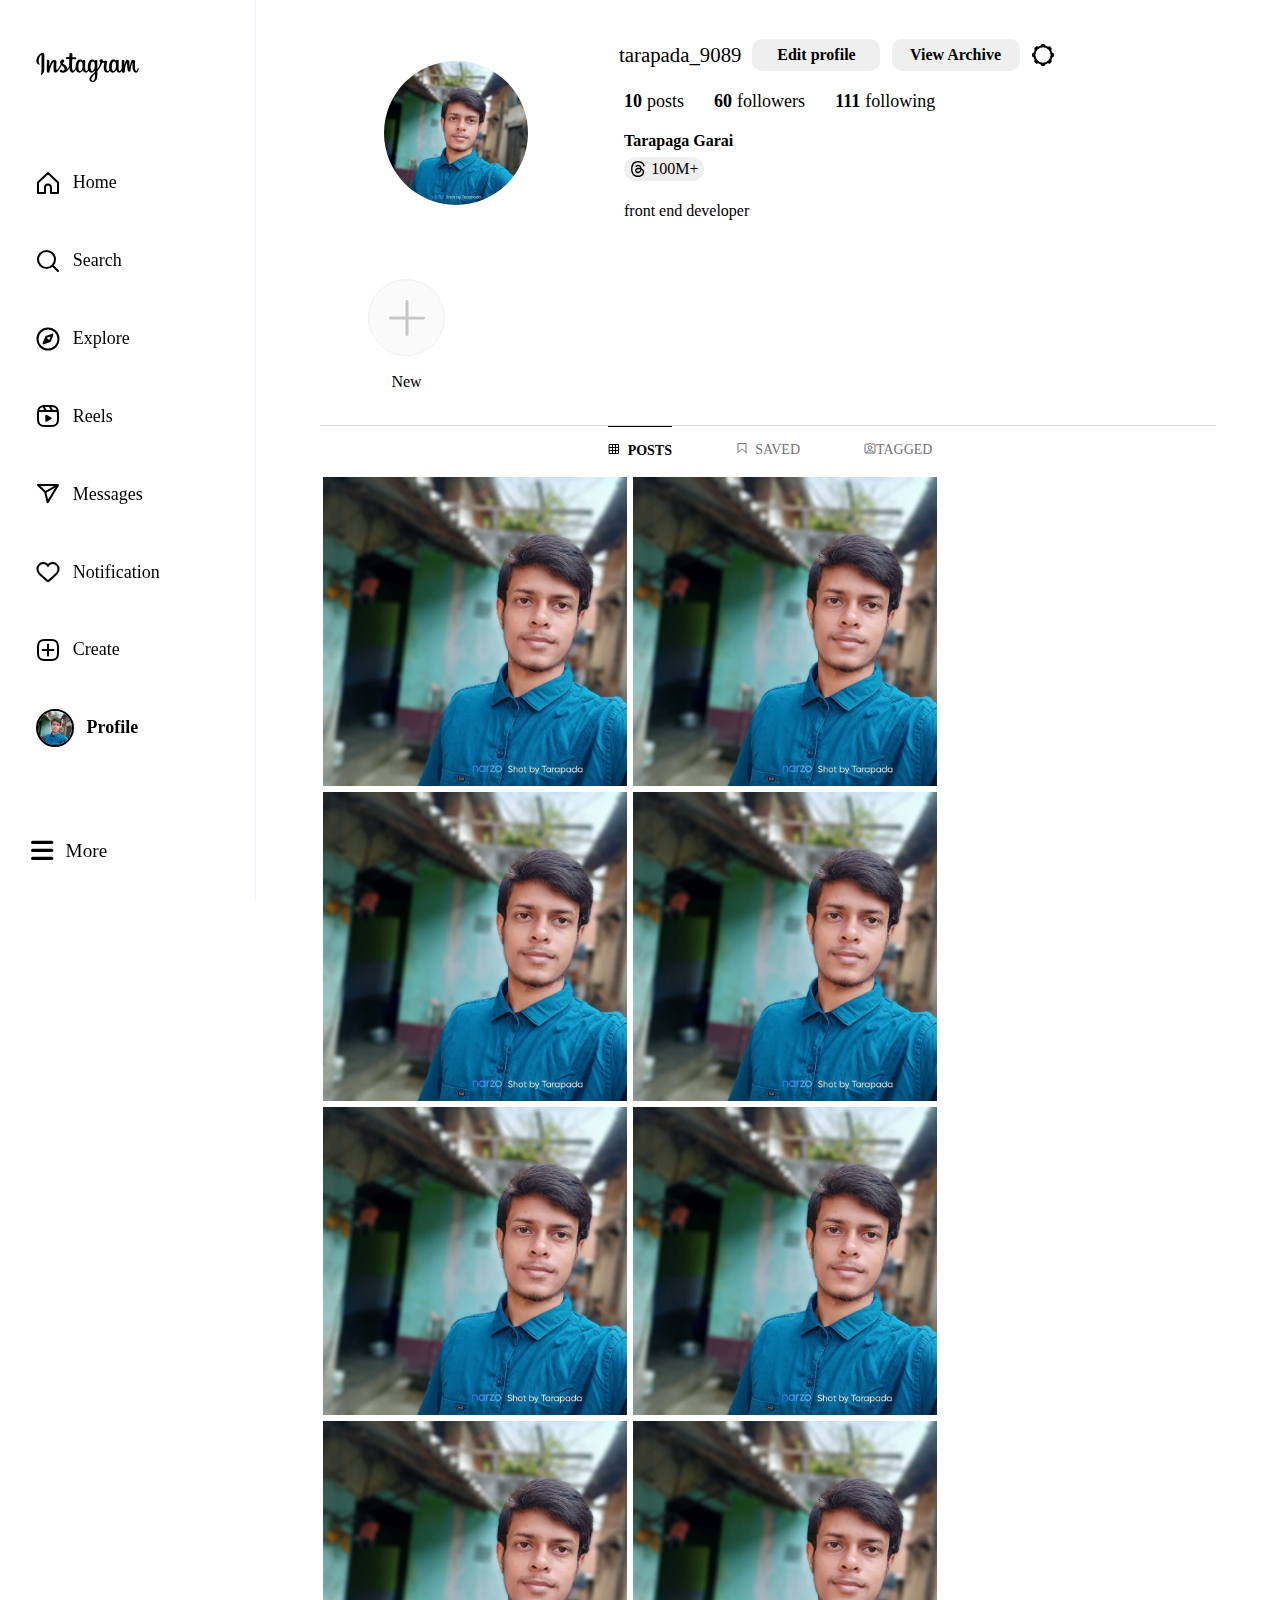
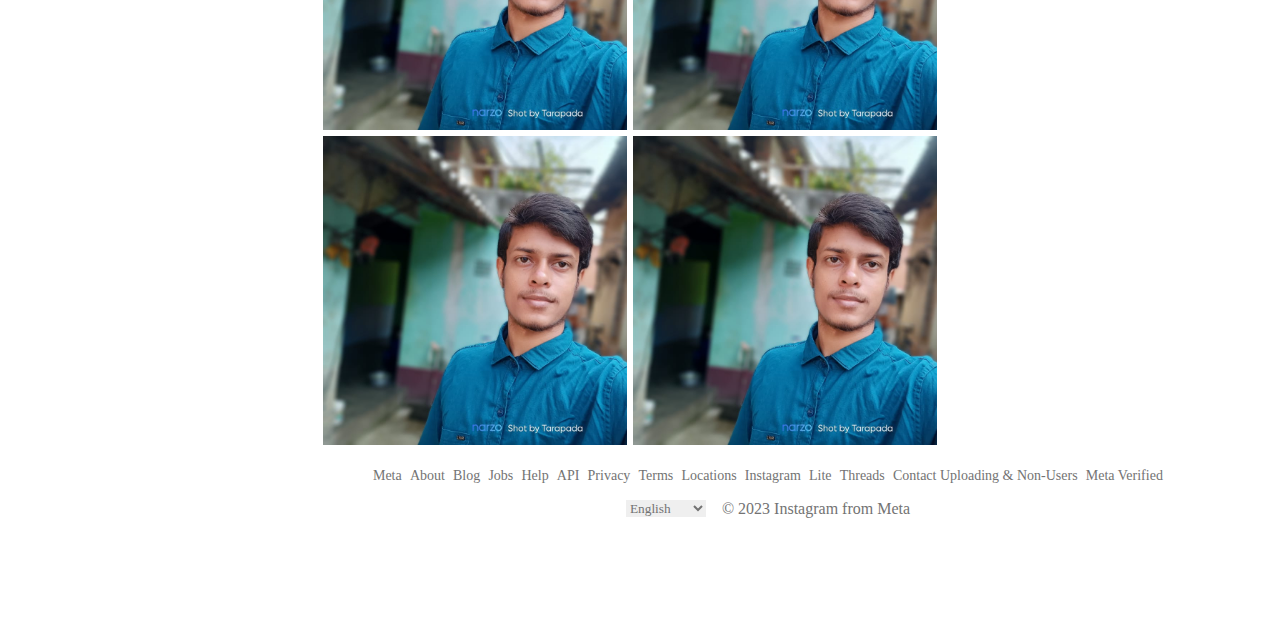
<file: profile/profile.html>
<!DOCTYPE html>
<html>
<head>
	<meta charset="utf-8">
	<meta name="viewport" content="width=device-width, initial-scale=1">
	<title>Tarapada Garai (tarapada_9679)</title>
	<link rel="stylesheet" type="text/css" href="../style.css">
	<link rel="stylesheet" href="https://cdnjs.cloudflare.com/ajax/libs/font-awesome/6.4.2/css/all.min.css" />
	<link rel="stylesheet"
		href="https://fonts.googleapis.com/css2?family=Material+Symbols+Rounded:opsz,wght,FILL,GRAD@48,400,0,0" />
	<link rel="shortcut icon" href="../images/Instagram_logo.png" type="image/x-icon">
	<link rel="stylesheet" type="text/css" href="../media.css">
</head>
<body>
	<div class="mainContaner">
		<div class="first Contaner">
			<div id="full">
				<div class="logo" onclick="home()">
					<svg aria-label="Instagram" class="_ab6-" color="rgb(0, 0, 0)" fill="rgb(0, 0, 0)" height="29"
						role="img" viewBox="32 4 113 32" width="103">
						<path clip-rule="evenodd"
							d="M37.82 4.11c-2.32.97-4.86 3.7-5.66 7.13-1.02 4.34 3.21 6.17 3.56 5.57.4-.7-.76-.94-1-3.2-.3-2.9 1.05-6.16 2.75-7.58.32-.27.3.1.3.78l-.06 14.46c0 3.1-.13 4.07-.36 5.04-.23.98-.6 1.64-.33 1.9.32.28 1.68-.4 2.46-1.5a8.13 8.13 0 0 0 1.33-4.58c.07-2.06.06-5.33.07-7.19 0-1.7.03-6.71-.03-9.72-.02-.74-2.07-1.51-3.03-1.1Zm82.13 14.48a9.42 9.42 0 0 1-.88 3.75c-.85 1.72-2.63 2.25-3.39-.22-.4-1.34-.43-3.59-.13-5.47.3-1.9 1.14-3.35 2.53-3.22 1.38.13 2.02 1.9 1.87 5.16ZM96.8 28.57c-.02 2.67-.44 5.01-1.34 5.7-1.29.96-3 .23-2.65-1.72.31-1.72 1.8-3.48 4-5.64l-.01 1.66Zm-.35-10a10.56 10.56 0 0 1-.88 3.77c-.85 1.72-2.64 2.25-3.39-.22-.5-1.69-.38-3.87-.13-5.25.33-1.78 1.12-3.44 2.53-3.44 1.38 0 2.06 1.5 1.87 5.14Zm-13.41-.02a9.54 9.54 0 0 1-.87 3.8c-.88 1.7-2.63 2.24-3.4-.23-.55-1.77-.36-4.2-.13-5.5.34-1.95 1.2-3.32 2.53-3.2 1.38.14 2.04 1.9 1.87 5.13Zm61.45 1.81c-.33 0-.49.35-.61.93-.44 2.02-.9 2.48-1.5 2.48-.66 0-1.26-1-1.42-3-.12-1.58-.1-4.48.06-7.37.03-.59-.14-1.17-1.73-1.75-.68-.25-1.68-.62-2.17.58a29.65 29.65 0 0 0-2.08 7.14c0 .06-.08.07-.1-.06-.07-.87-.26-2.46-.28-5.79 0-.65-.14-1.2-.86-1.65-.47-.3-1.88-.81-2.4-.2-.43.5-.94 1.87-1.47 3.48l-.74 2.2.01-4.88c0-.5-.34-.67-.45-.7a9.54 9.54 0 0 0-1.8-.37c-.48 0-.6.27-.6.67 0 .05-.08 4.65-.08 7.87v.46c-.27 1.48-1.14 3.49-2.09 3.49s-1.4-.84-1.4-4.68c0-2.24.07-3.21.1-4.83.02-.94.06-1.65.06-1.81-.01-.5-.87-.75-1.27-.85-.4-.09-.76-.13-1.03-.11-.4.02-.67.27-.67.62v.55a3.71 3.71 0 0 0-1.83-1.49c-1.44-.43-2.94-.05-4.07 1.53a9.31 9.31 0 0 0-1.66 4.73c-.16 1.5-.1 3.01.17 4.3-.33 1.44-.96 2.04-1.64 2.04-.99 0-1.7-1.62-1.62-4.4.06-1.84.42-3.13.82-4.99.17-.8.04-1.2-.31-1.6-.32-.37-1-.56-1.99-.33-.7.16-1.7.34-2.6.47 0 0 .05-.21.1-.6.23-2.03-1.98-1.87-2.69-1.22-.42.39-.7.84-.82 1.67-.17 1.3.9 1.91.9 1.91a22.22 22.22 0 0 1-3.4 7.23v-.7c-.01-3.36.03-6 .05-6.95.02-.94.06-1.63.06-1.8 0-.36-.22-.5-.66-.67-.4-.16-.86-.26-1.34-.3-.6-.05-.97.27-.96.65v.52a3.7 3.7 0 0 0-1.84-1.49c-1.44-.43-2.94-.05-4.07 1.53a10.1 10.1 0 0 0-1.66 4.72c-.15 1.57-.13 2.9.09 4.04-.23 1.13-.89 2.3-1.63 2.3-.95 0-1.5-.83-1.5-4.67 0-2.24.07-3.21.1-4.83.02-.94.06-1.65.06-1.81 0-.5-.87-.75-1.27-.85-.42-.1-.79-.13-1.06-.1-.37.02-.63.35-.63.6v.56a3.7 3.7 0 0 0-1.84-1.49c-1.44-.43-2.93-.04-4.07 1.53-.75 1.03-1.35 2.17-1.66 4.7a15.8 15.8 0 0 0-.12 2.04c-.3 1.81-1.61 3.9-2.68 3.9-.63 0-1.23-1.21-1.23-3.8 0-3.45.22-8.36.25-8.83l1.62-.03c.68 0 1.29.01 2.19-.04.45-.02.88-1.64.42-1.84-.21-.09-1.7-.17-2.3-.18-.5-.01-1.88-.11-1.88-.11s.13-3.26.16-3.6c.02-.3-.35-.44-.57-.53a7.77 7.77 0 0 0-1.53-.44c-.76-.15-1.1 0-1.17.64-.1.97-.15 3.82-.15 3.82-.56 0-2.47-.11-3.02-.11-.52 0-1.08 2.22-.36 2.25l3.2.09-.03 6.53v.47c-.53 2.73-2.37 4.2-2.37 4.2.4-1.8-.42-3.15-1.87-4.3-.54-.42-1.6-1.22-2.79-2.1 0 0 .69-.68 1.3-2.04.43-.96.45-2.06-.61-2.3-1.75-.41-3.2.87-3.63 2.25a2.61 2.61 0 0 0 .5 2.66l.15.19c-.4.76-.94 1.78-1.4 2.58-1.27 2.2-2.24 3.95-2.97 3.95-.58 0-.57-1.77-.57-3.43 0-1.43.1-3.58.19-5.8.03-.74-.34-1.16-.96-1.54a4.33 4.33 0 0 0-1.64-.69c-.7 0-2.7.1-4.6 5.57-.23.69-.7 1.94-.7 1.94l.04-6.57c0-.16-.08-.3-.27-.4a4.68 4.68 0 0 0-1.93-.54c-.36 0-.54.17-.54.5l-.07 10.3c0 .78.02 1.69.1 2.09.08.4.2.72.36.91.15.2.33.34.62.4.28.06 1.78.25 1.86-.32.1-.69.1-1.43.89-4.2 1.22-4.31 2.82-6.42 3.58-7.16.13-.14.28-.14.27.07l-.22 5.32c-.2 5.37.78 6.36 2.17 6.36 1.07 0 2.58-1.06 4.2-3.74l2.7-4.5 1.58 1.46c1.28 1.2 1.7 2.36 1.42 3.45-.21.83-1.02 1.7-2.44.86-.42-.25-.6-.44-1.01-.71-.23-.15-.57-.2-.78-.04-.53.4-.84.92-1.01 1.55-.17.61.45.94 1.09 1.22.55.25 1.74.47 2.5.5 2.94.1 5.3-1.42 6.94-5.34.3 3.38 1.55 5.3 3.72 5.3 1.45 0 2.91-1.88 3.55-3.72.18.75.45 1.4.8 1.96 1.68 2.65 4.93 2.07 6.56-.18.5-.69.58-.94.58-.94a3.07 3.07 0 0 0 2.94 2.87c1.1 0 2.23-.52 3.03-2.31.09.2.2.38.3.56 1.68 2.65 4.93 2.07 6.56-.18l.2-.28.05 1.4-1.5 1.37c-2.52 2.3-4.44 4.05-4.58 6.09-.18 2.6 1.93 3.56 3.53 3.69a4.5 4.5 0 0 0 4.04-2.11c.78-1.15 1.3-3.63 1.26-6.08l-.06-3.56a28.55 28.55 0 0 0 5.42-9.44s.93.01 1.92-.05c.32-.02.41.04.35.27-.07.28-1.25 4.84-.17 7.88.74 2.08 2.4 2.75 3.4 2.75 1.15 0 2.26-.87 2.85-2.17l.23.42c1.68 2.65 4.92 2.07 6.56-.18.37-.5.58-.94.58-.94.36 2.2 2.07 2.88 3.05 2.88 1.02 0 2-.42 2.78-2.28.03.82.08 1.49.16 1.7.05.13.34.3.56.37.93.34 1.88.18 2.24.11.24-.05.43-.25.46-.75.07-1.33.03-3.56.43-5.21.67-2.79 1.3-3.87 1.6-4.4.17-.3.36-.35.37-.03.01.64.04 2.52.3 5.05.2 1.86.46 2.96.65 3.3.57 1 1.27 1.05 1.83 1.05.36 0 1.12-.1 1.05-.73-.03-.31.02-2.22.7-4.96.43-1.79 1.15-3.4 1.41-4 .1-.21.15-.04.15 0-.06 1.22-.18 5.25.32 7.46.68 2.98 2.65 3.32 3.34 3.32 1.47 0 2.67-1.12 3.07-4.05.1-.7-.05-1.25-.48-1.25Z"
							fill="currentColor" fill-rule="evenodd"></path>
					</svg>
				</div>
				<div class="navigason">
					<div class="navBox" onclick="home()">
						<svg aria-label="Home" class="_ab6-" color="rgb(0, 0, 0)" fill="rgb(0, 0, 0)" height="24" role="img" viewBox="0 0 24 24" width="24"><path d="M9.005 16.545a2.997 2.997 0 0 1 2.997-2.997A2.997 2.997 0 0 1 15 16.545V22h7V11.543L12 2 2 11.543V22h7.005Z" fill="none" stroke="currentColor" stroke-linejoin="round" stroke-width="2"></path></svg>
						<span>Home</span>
					</div>
					<div class="navBox" onclick="serch()">
						<svg aria-label="Search" class="_ab6-" color="rgb(0, 0, 0)" fill="rgb(0, 0, 0)" height="24"
							role="img" viewBox="0 0 24 24" width="24">
							<path d="M19 10.5A8.5 8.5 0 1 1 10.5 2a8.5 8.5 0 0 1 8.5 8.5Z" fill="none"
								stroke="currentColor" stroke-linecap="round" stroke-linejoin="round" stroke-width="2">
							</path>
							<line fill="none" stroke="currentColor" stroke-linecap="round" stroke-linejoin="round"
								stroke-width="2" x1="16.511" x2="22" y1="16.511" y2="22"></line>
						</svg>
						<span>Search</span>
					</div>
					<div class="navBox" onclick="explore()">
						<svg aria-label="Explore" class="_ab6-" color="rgb(0, 0, 0)" fill="rgb(0, 0, 0)" height="24"
							role="img" viewBox="0 0 24 24" width="24">
							<polygon fill="none"
								points="13.941 13.953 7.581 16.424 10.06 10.056 16.42 7.585 13.941 13.953"
								stroke="currentColor" stroke-linecap="round" stroke-linejoin="round" stroke-width="2">
							</polygon>
							<polygon fill-rule="evenodd" points="10.06 10.056 13.949 13.945 7.581 16.424 10.06 10.056">
							</polygon>
							<circle cx="12.001" cy="12.005" fill="none" r="10.5" stroke="currentColor"
								stroke-linecap="round" stroke-linejoin="round" stroke-width="2"></circle>
						</svg>
						<span>Explore</span>
					</div>
					<div class="navBox" onclick="reels()">
						<svg aria-label="Reels" class="_ab6-" color="rgb(0, 0, 0)" fill="rgb(0, 0, 0)" height="24"
							role="img" viewBox="0 0 24 24" width="24">
							<line fill="none" stroke="currentColor" stroke-linejoin="round" stroke-width="2" x1="2.049"
								x2="21.95" y1="7.002" y2="7.002"></line>
							<line fill="none" stroke="currentColor" stroke-linecap="round" stroke-linejoin="round"
								stroke-width="2" x1="13.504" x2="16.362" y1="2.001" y2="7.002"></line>
							<line fill="none" stroke="currentColor" stroke-linecap="round" stroke-linejoin="round"
								stroke-width="2" x1="7.207" x2="10.002" y1="2.11" y2="7.002"></line>
							<path
								d="M2 12.001v3.449c0 2.849.698 4.006 1.606 4.945.94.908 2.098 1.607 4.946 1.607h6.896c2.848 0 4.006-.699 4.946-1.607.908-.939 1.606-2.096 1.606-4.945V8.552c0-2.848-.698-4.006-1.606-4.945C19.454 2.699 18.296 2 15.448 2H8.552c-2.848 0-4.006.699-4.946 1.607C2.698 4.546 2 5.704 2 8.552Z"
								fill="none" stroke="currentColor" stroke-linecap="round" stroke-linejoin="round"
								stroke-width="2"></path>
							<path
								d="M9.763 17.664a.908.908 0 0 1-.454-.787V11.63a.909.909 0 0 1 1.364-.788l4.545 2.624a.909.909 0 0 1 0 1.575l-4.545 2.624a.91.91 0 0 1-.91 0Z"
								fill-rule="evenodd"></path>
						</svg>
						<span>Reels</span>
					</div>
					<div class="navBox" onclick="messages()">
						<svg aria-label="Direct" class="_ab6-" color="rgb(0, 0, 0)" fill="rgb(0, 0, 0)" height="24"
							role="img" viewBox="0 0 24 24" width="24">
							<line fill="none" stroke="currentColor" stroke-linejoin="round" stroke-width="2" x1="22"
								x2="9.218" y1="3" y2="10.083"></line>
							<polygon fill="none" points="11.698 20.334 22 3.001 2 3.001 9.218 10.084 11.698 20.334"
								stroke="currentColor" stroke-linejoin="round" stroke-width="2"></polygon>
						</svg>
						<span>Messages</span>
					</div>
					<div class="navBox" onclick="notification()">
						<svg aria-label="Notifications" class="x1lliihq x1n2onr6" color="rgb(0, 0, 0)"
							fill="rgb(0, 0, 0)" height="24" role="img" viewBox="0 0 24 24" width="24">
							<title>Notifications</title>
							<path
								d="M16.792 3.904A4.989 4.989 0 0 1 21.5 9.122c0 3.072-2.652 4.959-5.197 7.222-2.512 2.243-3.865 3.469-4.303 3.752-.477-.309-2.143-1.823-4.303-3.752C5.141 14.072 2.5 12.167 2.5 9.122a4.989 4.989 0 0 1 4.708-5.218 4.21 4.21 0 0 1 3.675 1.941c.84 1.175.98 1.763 1.12 1.763s.278-.588 1.11-1.766a4.17 4.17 0 0 1 3.679-1.938m0-2a6.04 6.04 0 0 0-4.797 2.127 6.052 6.052 0 0 0-4.787-2.127A6.985 6.985 0 0 0 .5 9.122c0 3.61 2.55 5.827 5.015 7.97.283.246.569.494.853.747l1.027.918a44.998 44.998 0 0 0 3.518 3.018 2 2 0 0 0 2.174 0 45.263 45.263 0 0 0 3.626-3.115l.922-.824c.293-.26.59-.519.885-.774 2.334-2.025 4.98-4.32 4.98-7.94a6.985 6.985 0 0 0-6.708-7.218Z">
							</path>
						</svg>
						<span>Notification</span>
					</div>
					<div class="navBox" onclick="create()">
						<svg aria-label="New post" class="_ab6-" color="rgb(0, 0, 0)" fill="rgb(0, 0, 0)" height="24"
							role="img" viewBox="0 0 24 24" width="24">
							<path
								d="M2 12v3.45c0 2.849.698 4.005 1.606 4.944.94.909 2.098 1.608 4.946 1.608h6.896c2.848 0 4.006-.7 4.946-1.608C21.302 19.455 22 18.3 22 15.45V8.552c0-2.849-.698-4.006-1.606-4.945C19.454 2.7 18.296 2 15.448 2H8.552c-2.848 0-4.006.699-4.946 1.607C2.698 4.547 2 5.703 2 8.552Z"
								fill="none" stroke="currentColor" stroke-linecap="round" stroke-linejoin="round"
								stroke-width="2"></path>
							<line fill="none" stroke="currentColor" stroke-linecap="round" stroke-linejoin="round"
								stroke-width="2" x1="6.545" x2="17.455" y1="12.001" y2="12.001"></line>
							<line fill="none" stroke="currentColor" stroke-linecap="round" stroke-linejoin="round"
								stroke-width="2" x1="12.003" x2="12.003" y1="6.545" y2="17.455"></line>
						</svg>
						<span>Create</span>
					</div>
					<div class="navBox" onclick="profile()">
						<div class="imgPro" style="border:2px solid;">
							<img src="../images/profileImg.jpeg">
						</div>
						<span class="fontWei">Profile</span>
					</div>
				</div>
				<div class="more" onclick="settingF()">
					<div class="xyasb">
						<i class="fa fa-bars"></i>
						<span>More</span>
					</div>
				</div>
			</div>
			<!-- hafe search box -->
			<div id="hafe">
				<div class="smolLogo">
					<div class="sLogo o" onclick="home()">
						<svg aria-label="Instagram" class="x1lliihq x1n2onr6" color="rgb(0, 0, 0)" fill="rgb(0, 0, 0)"
							height="24" role="img" viewBox="0 0 24 24" width="24">
							<title>Instagram</title>
							<path
								d="M12 2.982c2.937 0 3.285.011 4.445.064a6.087 6.087 0 0 1 2.042.379 3.408 3.408 0 0 1 1.265.823 3.408 3.408 0 0 1 .823 1.265 6.087 6.087 0 0 1 .379 2.042c.053 1.16.064 1.508.064 4.445s-.011 3.285-.064 4.445a6.087 6.087 0 0 1-.379 2.042 3.643 3.643 0 0 1-2.088 2.088 6.087 6.087 0 0 1-2.042.379c-1.16.053-1.508.064-4.445.064s-3.285-.011-4.445-.064a6.087 6.087 0 0 1-2.043-.379 3.408 3.408 0 0 1-1.264-.823 3.408 3.408 0 0 1-.823-1.265 6.087 6.087 0 0 1-.379-2.042c-.053-1.16-.064-1.508-.064-4.445s.011-3.285.064-4.445a6.087 6.087 0 0 1 .379-2.042 3.408 3.408 0 0 1 .823-1.265 3.408 3.408 0 0 1 1.265-.823 6.087 6.087 0 0 1 2.042-.379c1.16-.053 1.508-.064 4.445-.064M12 1c-2.987 0-3.362.013-4.535.066a8.074 8.074 0 0 0-2.67.511 5.392 5.392 0 0 0-1.949 1.27 5.392 5.392 0 0 0-1.269 1.948 8.074 8.074 0 0 0-.51 2.67C1.012 8.638 1 9.013 1 12s.013 3.362.066 4.535a8.074 8.074 0 0 0 .511 2.67 5.392 5.392 0 0 0 1.27 1.949 5.392 5.392 0 0 0 1.948 1.269 8.074 8.074 0 0 0 2.67.51C8.638 22.988 9.013 23 12 23s3.362-.013 4.535-.066a8.074 8.074 0 0 0 2.67-.511 5.625 5.625 0 0 0 3.218-3.218 8.074 8.074 0 0 0 .51-2.67C22.988 15.362 23 14.987 23 12s-.013-3.362-.066-4.535a8.074 8.074 0 0 0-.511-2.67 5.392 5.392 0 0 0-1.27-1.949 5.392 5.392 0 0 0-1.948-1.269 8.074 8.074 0 0 0-2.67-.51C15.362 1.012 14.987 1 12 1Zm0 5.351A5.649 5.649 0 1 0 17.649 12 5.649 5.649 0 0 0 12 6.351Zm0 9.316A3.667 3.667 0 1 1 15.667 12 3.667 3.667 0 0 1 12 15.667Zm5.872-10.859a1.32 1.32 0 1 0 1.32 1.32 1.32 1.32 0 0 0-1.32-1.32Z">
							</path>
						</svg>
					</div>
					<div class="sNav">
						<div class="sNaBox o" onclick="home()">
							<svg aria-label="Home" class="_ab6-" color="rgb(0, 0, 0)" fill="rgb(0, 0, 0)" height="24"
								role="img" viewBox="0 0 24 24" width="24">
								<path
									d="M9.005 16.545a2.997 2.997 0 0 1 2.997-2.997A2.997 2.997 0 0 1 15 16.545V22h7V11.543L12 2 2 11.543V22h7.005Z"
									fill="none" stroke="currentColor" stroke-linejoin="round" stroke-width="2"></path>
							</svg>
						</div>
						<div class="sNaBox o" id="borderId" onclick="Sserch()">
							<svg aria-label="Search" class="_ab6-" color="rgb(0, 0, 0)" fill="rgb(0, 0, 0)" height="24"
								role="img" viewBox="0 0 24 24" width="24">
								<path d="M19 10.5A8.5 8.5 0 1 1 10.5 2a8.5 8.5 0 0 1 8.5 8.5Z" fill="none"
									stroke="currentColor" stroke-linecap="round" stroke-linejoin="round"
									stroke-width="2"></path>
								<line fill="none" stroke="currentColor" stroke-linecap="round" stroke-linejoin="round"
									stroke-width="2" x1="16.511" x2="22" y1="16.511" y2="22"></line>
							</svg>
						</div>
						<div class="sNaBox o" onclick="explore()">
							<svg aria-label="Explore" class="_ab6-" color="rgb(0, 0, 0)" fill="rgb(0, 0, 0)" height="24"
								role="img" viewBox="0 0 24 24" width="24">
								<polygon fill="none"
									points="13.941 13.953 7.581 16.424 10.06 10.056 16.42 7.585 13.941 13.953"
									stroke="currentColor" stroke-linecap="round" stroke-linejoin="round"
									stroke-width="2"></polygon>
								<polygon fill-rule="evenodd"
									points="10.06 10.056 13.949 13.945 7.581 16.424 10.06 10.056"></polygon>
								<circle cx="12.001" cy="12.005" fill="none" r="10.5" stroke="currentColor"
									stroke-linecap="round" stroke-linejoin="round" stroke-width="2"></circle>
							</svg>
						</div>
						<div class="sNaBox o" onclick="reels()">
							<svg aria-label="Reels" class="_ab6-" color="rgb(0, 0, 0)" fill="rgb(0, 0, 0)" height="24"
								role="img" viewBox="0 0 24 24" width="24">
								<line fill="none" stroke="currentColor" stroke-linejoin="round" stroke-width="2"
									x1="2.049" x2="21.95" y1="7.002" y2="7.002"></line>
								<line fill="none" stroke="currentColor" stroke-linecap="round" stroke-linejoin="round"
									stroke-width="2" x1="13.504" x2="16.362" y1="2.001" y2="7.002"></line>
								<line fill="none" stroke="currentColor" stroke-linecap="round" stroke-linejoin="round"
									stroke-width="2" x1="7.207" x2="10.002" y1="2.11" y2="7.002"></line>
								<path
									d="M2 12.001v3.449c0 2.849.698 4.006 1.606 4.945.94.908 2.098 1.607 4.946 1.607h6.896c2.848 0 4.006-.699 4.946-1.607.908-.939 1.606-2.096 1.606-4.945V8.552c0-2.848-.698-4.006-1.606-4.945C19.454 2.699 18.296 2 15.448 2H8.552c-2.848 0-4.006.699-4.946 1.607C2.698 4.546 2 5.704 2 8.552Z"
									fill="none" stroke="currentColor" stroke-linecap="round" stroke-linejoin="round"
									stroke-width="2"></path>
								<path
									d="M9.763 17.664a.908.908 0 0 1-.454-.787V11.63a.909.909 0 0 1 1.364-.788l4.545 2.624a.909.909 0 0 1 0 1.575l-4.545 2.624a.91.91 0 0 1-.91 0Z"
									fill-rule="evenodd"></path>
							</svg>
						</div>
						<div class="sNaBox o" onclick="messages()">
							<svg aria-label="Direct" class="_ab6-" color="rgb(0, 0, 0)" fill="rgb(0, 0, 0)" height="24"
								role="img" viewBox="0 0 24 24" width="24">
								<line fill="none" stroke="currentColor" stroke-linejoin="round" stroke-width="2" x1="22"
									x2="9.218" y1="3" y2="10.083"></line>
								<polygon fill="none" points="11.698 20.334 22 3.001 2 3.001 9.218 10.084 11.698 20.334"
									stroke="currentColor" stroke-linejoin="round" stroke-width="2"></polygon>
							</svg>
						</div>
						<div class="sNaBox o" id="notificationIdS" onclick="Snotifications()">
							<svg aria-label="Notifications" class="x1lliihq x1n2onr6" color="rgb(0, 0, 0)"
								fill="rgb(0, 0, 0)" height="24" role="img" viewBox="0 0 24 24" width="24">
								<title>Notifications</title>
								<path
									d="M16.792 3.904A4.989 4.989 0 0 1 21.5 9.122c0 3.072-2.652 4.959-5.197 7.222-2.512 2.243-3.865 3.469-4.303 3.752-.477-.309-2.143-1.823-4.303-3.752C5.141 14.072 2.5 12.167 2.5 9.122a4.989 4.989 0 0 1 4.708-5.218 4.21 4.21 0 0 1 3.675 1.941c.84 1.175.98 1.763 1.12 1.763s.278-.588 1.11-1.766a4.17 4.17 0 0 1 3.679-1.938m0-2a6.04 6.04 0 0 0-4.797 2.127 6.052 6.052 0 0 0-4.787-2.127A6.985 6.985 0 0 0 .5 9.122c0 3.61 2.55 5.827 5.015 7.97.283.246.569.494.853.747l1.027.918a44.998 44.998 0 0 0 3.518 3.018 2 2 0 0 0 2.174 0 45.263 45.263 0 0 0 3.626-3.115l.922-.824c.293-.26.59-.519.885-.774 2.334-2.025 4.98-4.32 4.98-7.94a6.985 6.985 0 0 0-6.708-7.218Z">
								</path>
							</svg>
						</div>
						<div class="sNaBox o" onclick="create()">
							<svg aria-label="New post" class="_ab6-" color="rgb(0, 0, 0)" fill="rgb(0, 0, 0)"
								height="24" role="img" viewBox="0 0 24 24" width="24">
								<path
									d="M2 12v3.45c0 2.849.698 4.005 1.606 4.944.94.909 2.098 1.608 4.946 1.608h6.896c2.848 0 4.006-.7 4.946-1.608C21.302 19.455 22 18.3 22 15.45V8.552c0-2.849-.698-4.006-1.606-4.945C19.454 2.7 18.296 2 15.448 2H8.552c-2.848 0-4.006.699-4.946 1.607C2.698 4.547 2 5.703 2 8.552Z"
									fill="none" stroke="currentColor" stroke-linecap="round" stroke-linejoin="round"
									stroke-width="2"></path>
								<line fill="none" stroke="currentColor" stroke-linecap="round" stroke-linejoin="round"
									stroke-width="2" x1="6.545" x2="17.455" y1="12.001" y2="12.001"></line>
								<line fill="none" stroke="currentColor" stroke-linecap="round" stroke-linejoin="round"
									stroke-width="2" x1="12.003" x2="12.003" y1="6.545" y2="17.455"></line>
							</svg>
						</div>
						<div class="sNaBox o" onclick="profile()">
							<div class="Spro">
								<img src="../images/profileImg.jpeg">
							</div>
						</div>

					</div>
				</div>
				<div class="smolMore o" onclick="settingF()">
					<svg aria-label="Settings" class="_ab6-" color="rgb(0, 0, 0)" fill="rgb(0, 0, 0)" height="24"
						role="img" viewBox="0 0 24 24" width="24">
						<line fill="none" stroke="currentColor" stroke-linecap="round" stroke-linejoin="round"
							stroke-width="2" x1="3" x2="21" y1="4" y2="4"></line>
						<line fill="none" stroke="currentColor" stroke-linecap="round" stroke-linejoin="round"
							stroke-width="2" x1="3" x2="21" y1="12" y2="12"></line>
						<line fill="none" stroke="currentColor" stroke-linecap="round" stroke-linejoin="round"
							stroke-width="2" x1="3" x2="21" y1="20" y2="20"></line>
					</svg>
				</div>
			</div>
		</div>
		<!-- serch box -->
		<div class="searchContaner xhejeB xhejeN" id="serchBox">
			<div class="searchDiv hideBorder" id="searchDivId">
				<div class="writeSer">Search</div>
				<div class="search">
					<div class="logoSer">
						<i class="fa-solid fa-magnifying-glass"></i>
					</div>
					<div class="inputSer">
						<input type="search" name="search" placeholder="Search" id="serchId" oninput="serchValu()" autofocus>
					</div>
				</div>
			</div>
			<div class="resuluDiv">
				<div id="notresult">
					<div class="reFir">Recent</div>
					<div class="reSec">No recent searches.</div>
				</div>
				<div id="allResult">
					<div class="serProfile">
						<div class="imgProfil">
							<img src="../images/profileImg.jpeg">
						</div>
						<div class="contentProfil">
							<p class="usNa">rakesh_90</p>
							<p class="usDet">
								<span>Rakesh Garai</span> <span> • </span> <span>2.1M followers</span>
							</p>
						</div>
					</div>
					<div class="serProfile">
						<div class="imgProfil">
							<img src="../images/profileImg.jpeg">
						</div>
						<div class="contentProfil">
							<p class="usNa">rakesh_90</p>
							<p class="usDet">
								<span>Rakesh Garai</span> <span> • </span> <span>2.1M followers</span>
							</p>
						</div>
					</div>
					<div class="serProfile">
						<div class="imgProfil">
							<img src="../images/profileImg.jpeg">
						</div>
						<div class="contentProfil">
							<p class="usNa">rakesh_90</p>
							<p class="usDet">
								<span>Rakesh Garai</span> <span> • </span> <span>2.1M followers</span>
							</p>
						</div>
					</div>
					<div class="serProfile">
						<div class="imgProfil">
							<img src="../images/profileImg.jpeg">
						</div>
						<div class="contentProfil">
							<p class="usNa">rakesh_90</p>
							<p class="usDet">
								<span>Rakesh Garai</span> <span> • </span> <span>2.1M followers</span>
							</p>
						</div>
					</div>
					<div class="serProfile">
						<div class="imgProfil">
							<img src="../images/profileImg.jpeg">
						</div>
						<div class="contentProfil">
							<p class="usNa">rakesh_90</p>
							<p class="usDet">
								<span>Rakesh Garai</span> <span> • </span> <span>2.1M followers</span>
							</p>
						</div>
					</div>
					<div class="serProfile">
						<div class="imgProfil">
							<img src="../images/profileImg.jpeg">
						</div>
						<div class="contentProfil">
							<p class="usNa">rakesh_90</p>
							<p class="usDet">
								<span>Rakesh Garai</span> <span> • </span> <span>2.1M followers</span>
							</p>
						</div>
					</div>
					<div class="serProfile">
						<div class="imgProfil">
							<img src="../images/profileImg.jpeg">
						</div>
						<div class="contentProfil">
							<p class="usNa">rakesh_90</p>
							<p class="usDet">
								<span>Rakesh Garai</span> <span> • </span> <span>2.1M followers</span>
							</p>
						</div>
					</div>
					<div class="serProfile">
						<div class="imgProfil">
							<img src="../images/profileImg.jpeg">
						</div>
						<div class="contentProfil">
							<p class="usNa">rakesh_90</p>
							<p class="usDet">
								<span>Rakesh Garai</span> <span> • </span> <span>2.1M followers</span>
							</p>
						</div>
					</div>
					<div class="serProfile">
						<div class="imgProfil">
							<img src="../images/profileImg.jpeg">
						</div>
						<div class="contentProfil">
							<p class="usNa">rakesh_90</p>
							<p class="usDet">
								<span>Rakesh Garai</span> <span> • </span> <span>2.1M followers</span>
							</p>
						</div>
					</div>
				</div>
			</div>
		</div>
		<!-- Notifications Box -->
		<div class="notificationsContaner xhejeB xhejeN" id="notificationsContanerId">
			<div class="notificationsLogo">Notifications</div>
			<div class="thisWeek">
				<div class="thisW1 w2">This week</div>
				<div class="thisW2">
					<div class="this2Img">
						<img src="../images/profileImg.jpeg">
					</div>
					<div class="this2Details">
						<p>
							<span>tarapada_78</span>
							is on instagram.
							<span>tarapada_55</span>
							and 3 others also follow them.
							<span>1d</span>
						</p>
					</div>
					<div class="followBtn">
						<button>Follow</button>
					</div>
				</div>
			</div>

			<div class="thisMonth">
				<div class="thisW1 w2">This month</div>
				<div class="thisW2">
					<div class="this2Img">
						<img src="../images/profileImg.jpeg">
					</div>
					<div class="this2Details">
						<p>
							<span>tarapada_78</span>
							is on instagram.
							<span>tarapada_55</span>
							and 3 others also follow them.
							<span>1d</span>
						</p>
					</div>
					<div class="followBtn">
						<button>Follow</button>
					</div>
				</div>

			</div>

			<div class="earlier">
				<div class="thisW1 w2">Earlier</div>
				<div class="thisW2">
					<div class="this2Img">
						<img src="../images/profileImg.jpeg">
					</div>
					<div class="this2Details">
						<p>
							<span>tarapada_78</span>
							is on instagram.
							<span>tarapada_55</span>
							and 3 others also follow them.
							<span>1d</span>
						</p>
					</div>
					<div class="followBtn">
						<button>Follow</button>
					</div>
				</div>

				<div class="thisW2">
					<div class="this2Img">
						<img src="../images/profileImg.jpeg">
					</div>
					<div class="this2Details">
						<p>
							<span>tarapada_78</span>
							is on instagram.
							<span>tarapada_55</span>
							and 3 others also follow them.
							<span>1d</span>
						</p>
					</div>
					<div class="followBtn">
						<button>Follow</button>
					</div>
				</div>

				<div class="thisW2">
					<div class="this2Img">
						<img src="../images/profileImg.jpeg">
					</div>
					<div class="this2Details">
						<p>
							<span>tarapada_78</span>
							is on instagram.
							<span>tarapada_55</span>
							and 3 others also follow them.
							<span>1d</span>
						</p>
					</div>
					<div class="followBtn">
						<button>Follow</button>
					</div>
				</div>

				<div class="thisW2">
					<div class="this2Img">
						<img src="../images/profileImg.jpeg">
					</div>
					<div class="this2Details">
						<p>
							<span>tarapada_78</span>
							is on instagram.
							<span>tarapada_55</span>
							and 3 others also follow them.
							<span>1d</span>
						</p>
					</div>
					<div class="followBtn">
						<button>Follow</button>
					</div>
				</div>

				<div class="thisW2">
					<div class="this2Img">
						<img src="../images/profileImg.jpeg">
					</div>
					<div class="this2Details">
						<p>
							<span>tarapada_78</span>
							is on instagram.
							<span>tarapada_55</span>
							and 3 others also follow them.
							<span>1d</span>
						</p>
					</div>
					<div class="followBtn">
						<button>Follow</button>
					</div>
				</div>
			</div>

		</div>

		<!-- Create Box -->
		<div class="createBox" id="uploadId" onclick="closeDiv()">
			<div class="crosIcon">
				<div class="cros" onclick="closeDiv()">
					<svg aria-label="Close" class="x1lliihq x1n2onr6" color="rgb(255, 255, 255)" fill="rgb(255, 255, 255)" height="18" role="img" viewBox="0 0 24 24" width="18"><title>Close</title><polyline fill="none" points="20.643 3.357 12 12 3.353 20.647" stroke="currentColor" stroke-linecap="round" stroke-linejoin="round" stroke-width="3"></polyline><line fill="none" stroke="currentColor" stroke-linecap="round" stroke-linejoin="round" stroke-width="3" x1="20.649" x2="3.354" y1="20.649" y2="3.354"></line></svg>
				</div>
			</div>
			<div class="upload" id="postDiv">
				<div class="uploadTitle">Create new post</div>
				<div class="uploadFile">
					<div class="uploadLogo">
						<svg aria-label="Icon to represent media such as images or videos" class="x1lliihq x1n2onr6" color="rgb(0, 0, 0)" fill="rgb(0, 0, 0)" height="77" role="img" viewBox="0 0 97.6 77.3" width="96"><title>Icon to represent media such as images or videos</title><path d="M16.3 24h.3c2.8-.2 4.9-2.6 4.8-5.4-.2-2.8-2.6-4.9-5.4-4.8s-4.9 2.6-4.8 5.4c.1 2.7 2.4 4.8 5.1 4.8zm-2.4-7.2c.5-.6 1.3-1 2.1-1h.2c1.7 0 3.1 1.4 3.1 3.1 0 1.7-1.4 3.1-3.1 3.1-1.7 0-3.1-1.4-3.1-3.1 0-.8.3-1.5.8-2.1z" fill="currentColor"></path><path d="M84.7 18.4 58 16.9l-.2-3c-.3-5.7-5.2-10.1-11-9.8L12.9 6c-5.7.3-10.1 5.3-9.8 11L5 51v.8c.7 5.2 5.1 9.1 10.3 9.1h.6l21.7-1.2v.6c-.3 5.7 4 10.7 9.8 11l34 2h.6c5.5 0 10.1-4.3 10.4-9.8l2-34c.4-5.8-4-10.7-9.7-11.1zM7.2 10.8C8.7 9.1 10.8 8.1 13 8l34-1.9c4.6-.3 8.6 3.3 8.9 7.9l.2 2.8-5.3-.3c-5.7-.3-10.7 4-11 9.8l-.6 9.5-9.5 10.7c-.2.3-.6.4-1 .5-.4 0-.7-.1-1-.4l-7.8-7c-1.4-1.3-3.5-1.1-4.8.3L7 49 5.2 17c-.2-2.3.6-4.5 2-6.2zm8.7 48c-4.3.2-8.1-2.8-8.8-7.1l9.4-10.5c.2-.3.6-.4 1-.5.4 0 .7.1 1 .4l7.8 7c.7.6 1.6.9 2.5.9.9 0 1.7-.5 2.3-1.1l7.8-8.8-1.1 18.6-21.9 1.1zm76.5-29.5-2 34c-.3 4.6-4.3 8.2-8.9 7.9l-34-2c-4.6-.3-8.2-4.3-7.9-8.9l2-34c.3-4.4 3.9-7.9 8.4-7.9h.5l34 2c4.7.3 8.2 4.3 7.9 8.9z" fill="currentColor"></path><path d="M78.2 41.6 61.3 30.5c-2.1-1.4-4.9-.8-6.2 1.3-.4.7-.7 1.4-.7 2.2l-1.2 20.1c-.1 2.5 1.7 4.6 4.2 4.8h.3c.7 0 1.4-.2 2-.5l18-9c2.2-1.1 3.1-3.8 2-6-.4-.7-.9-1.3-1.5-1.8zm-1.4 6-18 9c-.4.2-.8.3-1.3.3-.4 0-.9-.2-1.2-.4-.7-.5-1.2-1.3-1.1-2.2l1.2-20.1c.1-.9.6-1.7 1.4-2.1.8-.4 1.7-.3 2.5.1L77 43.3c1.2.8 1.5 2.3.7 3.4-.2.4-.5.7-.9.9z" fill="currentColor"></path></svg>
					</div>
					<div class="uploadTitle2">Drag photos and videos here</div>
					<di class="uploadSelect">
						<label for="uploadItem">Select form computer</label>
						<input type="file" id="uploadItem" name="post" hidden>
					</di>
				</div>
			</div>
		</div>

		<!-- More div -->
		<div class="moreBtn xhejeN" id="moreSetting">
			<div class="moreB1">
				<div class="setting">
					<svg aria-label="Settings" class="x1lliihq x1n2onr6" color="rgb(0, 0, 0)" fill="rgb(0, 0, 0)" height="18" role="img" viewBox="0 0 24 24" width="18"><title>Settings</title><circle cx="12" cy="12" fill="none" r="8.635" stroke="currentColor" stroke-linecap="round" stroke-linejoin="round" stroke-width="2"></circle><path d="M14.232 3.656a1.269 1.269 0 0 1-.796-.66L12.93 2h-1.86l-.505.996a1.269 1.269 0 0 1-.796.66m-.001 16.688a1.269 1.269 0 0 1 .796.66l.505.996h1.862l.505-.996a1.269 1.269 0 0 1 .796-.66M3.656 9.768a1.269 1.269 0 0 1-.66.796L2 11.07v1.862l.996.505a1.269 1.269 0 0 1 .66.796m16.688-.001a1.269 1.269 0 0 1 .66-.796L22 12.93v-1.86l-.996-.505a1.269 1.269 0 0 1-.66-.796M7.678 4.522a1.269 1.269 0 0 1-1.03.096l-1.06-.348L4.27 5.587l.348 1.062a1.269 1.269 0 0 1-.096 1.03m11.8 11.799a1.269 1.269 0 0 1 1.03-.096l1.06.348 1.318-1.317-.348-1.062a1.269 1.269 0 0 1 .096-1.03m-14.956.001a1.269 1.269 0 0 1 .096 1.03l-.348 1.06 1.317 1.318 1.062-.348a1.269 1.269 0 0 1 1.03.096m11.799-11.8a1.269 1.269 0 0 1-.096-1.03l.348-1.06-1.317-1.318-1.062.348a1.269 1.269 0 0 1-1.03-.096" fill="none" stroke="currentColor" stroke-linejoin="round" stroke-width="2"></path></svg>
					<p>Setting</p>
				</div>
				<div class="setting">
					<svg aria-label="Your activity" class="x1lliihq x1n2onr6" color="rgb(0, 0, 0)" fill="rgb(0, 0, 0)" height="18" role="img" viewBox="0 0 24 24" width="18"><title>Your activity</title><path d="M12 1.505a10.5 10.5 0 1 1-7.424 17.924" fill="none" stroke="currentColor" stroke-linecap="round" stroke-linejoin="round" stroke-width="2"></path><polyline fill="none" points="8.893 15.108 12 12 12.012 12.012 12.012 5.793" stroke="currentColor" stroke-linecap="round" stroke-linejoin="round" stroke-width="2"></polyline><circle cx="7.24" cy="2.651" r="1.125"></circle><circle cx="3.515" cy="5.83" r="1.125"></circle><circle cx="1.636" cy="10.353" r="1.125"></circle><circle cx="2.01" cy="15.235" r="1.125"></circle></svg>
					<p>Your activity</p>
				</div>
				<div class="setting">
					<svg aria-label="Saved" class="x1lliihq x1n2onr6" color="rgb(0, 0, 0)" fill="rgb(0, 0, 0)" height="18" role="img" viewBox="0 0 24 24" width="18"><title>Saved</title><polygon fill="none" points="20 21 12 13.44 4 21 4 3 20 3 20 21" stroke="currentColor" stroke-linecap="round" stroke-linejoin="round" stroke-width="2"></polygon></svg>
					<p>Saved</p>
				</div>
				<div class="setting">
					<svg aria-label="Theme icon" class="x1lliihq x1n2onr6" color="rgb(0, 0, 0)" fill="rgb(0, 0, 0)" height="18" role="img" viewBox="0 0 24 24" width="18"><title>Theme icon</title><path d="M12.00018,4.5a1,1,0,0,0,1-1V2a1,1,0,0,0-2,0V3.5A1.00005,1.00005,0,0,0,12.00018,4.5ZM5.28241,6.69678A.99989.99989,0,1,0,6.69647,5.28271l-1.06054-1.061A.99989.99989,0,0,0,4.22186,5.63574ZM4.50018,12a1,1,0,0,0-1-1h-1.5a1,1,0,0,0,0,2h1.5A1,1,0,0,0,4.50018,12Zm.78223,5.30322-1.06055,1.061a.99989.99989,0,1,0,1.41407,1.41406l1.06054-1.061a.99989.99989,0,0,0-1.41406-1.41407ZM12.00018,19.5a1.00005,1.00005,0,0,0-1,1V22a1,1,0,0,0,2,0V20.5A1,1,0,0,0,12.00018,19.5Zm6.71729-2.19678a.99989.99989,0,0,0-1.41406,1.41407l1.06054,1.061A.99989.99989,0,0,0,19.778,18.36426ZM22.00018,11h-1.5a1,1,0,0,0,0,2h1.5a1,1,0,0,0,0-2ZM18.01044,6.98975a.996.996,0,0,0,.707-.293l1.06055-1.061A.99989.99989,0,0,0,18.364,4.22168l-1.06054,1.061a1,1,0,0,0,.707,1.707ZM12.00018,6a6,6,0,1,0,6,6A6.00657,6.00657,0,0,0,12.00018,6Zm0,10a4,4,0,1,1,4-4A4.00458,4.00458,0,0,1,12.00018,16Z"></path></svg>
					<p>Switch appearance</p>
				</div>
				<div class="setting">
					<svg aria-label="Report a problem" class="x1lliihq x1n2onr6" color="rgb(0, 0, 0)" fill="rgb(0, 0, 0)" height="18" role="img" viewBox="0 0 24 24" width="18"><title>Report a problem</title><path d="M18.001 1h-12a5.006 5.006 0 0 0-5 5v9.005a5.006 5.006 0 0 0 5 5h2.514l2.789 2.712a1 1 0 0 0 1.394 0l2.787-2.712h2.516a5.006 5.006 0 0 0 5-5V6a5.006 5.006 0 0 0-5-5Zm3 14.005a3.003 3.003 0 0 1-3 3h-2.936a1 1 0 0 0-.79.387l-2.274 2.212-2.276-2.212a1 1 0 0 0-.79-.387H6a3.003 3.003 0 0 1-3-3V6a3.003 3.003 0 0 1 3-3h12a3.003 3.003 0 0 1 3 3Zm-9-1.66a1.229 1.229 0 1 0 1.228 1.228A1.23 1.23 0 0 0 12 13.344Zm0-8.117a1.274 1.274 0 0 0-.933.396 1.108 1.108 0 0 0-.3.838l.347 4.861a.892.892 0 0 0 1.77 0l.348-4.86a1.106 1.106 0 0 0-.3-.838A1.272 1.272 0 0 0 12 5.228Z"></path></svg>
					<p>Report a problem</p>
				</div>
			</div>
			<div class="moreB2">
				<div class="setting">
					<p>Switch accounts</p>
				</div>
				<div class="setting">
					<p>Log out</p>
				</div>
			</div>
		</div>
		<!-- profile box -->
		<div class="second Contaner">
			<div class="profileContaner">
				<div class="profile_box">
					<div class="profilePhoto">
						<img src="../images/profileImg.jpeg">
					</div>
					<div class="profileBTN">
						<div class="bjdbvjd">
							<div class="profileBTN_0">
								tarapada_9089
							</div>
							<button class="esitPro">Edit profile</button>
							<button class="viewArch">View Archive</button>

							<svg aria-label="Options" class="x1lliihq x1n2onr6" color="rgb(0, 0, 0)" fill="rgb(0, 0, 0)" height="24" role="img" viewBox="0 0 24 24" width="24"><title>Options</title><circle cx="12" cy="12" fill="none" r="8.635" stroke="currentColor" stroke-linecap="round" stroke-linejoin="round" stroke-width="2"></circle><path d="M14.232 3.656a1.269 1.269 0 0 1-.796-.66L12.93 2h-1.86l-.505.996a1.269 1.269 0 0 1-.796.66m-.001 16.688a1.269 1.269 0 0 1 .796.66l.505.996h1.862l.505-.996a1.269 1.269 0 0 1 .796-.66M3.656 9.768a1.269 1.269 0 0 1-.66.796L2 11.07v1.862l.996.505a1.269 1.269 0 0 1 .66.796m16.688-.001a1.269 1.269 0 0 1 .66-.796L22 12.93v-1.86l-.996-.505a1.269 1.269 0 0 1-.66-.796M7.678 4.522a1.269 1.269 0 0 1-1.03.096l-1.06-.348L4.27 5.587l.348 1.062a1.269 1.269 0 0 1-.096 1.03m11.8 11.799a1.269 1.269 0 0 1 1.03-.096l1.06.348 1.318-1.317-.348-1.062a1.269 1.269 0 0 1 .096-1.03m-14.956.001a1.269 1.269 0 0 1 .096 1.03l-.348 1.06 1.317 1.318 1.062-.348a1.269 1.269 0 0 1 1.03.096m11.799-11.8a1.269 1.269 0 0 1-.096-1.03l.348-1.06-1.317-1.318-1.062.348a1.269 1.269 0 0 1-1.03-.096" fill="none" stroke="currentColor" stroke-linejoin="round" stroke-width="2"></path></svg>
						</div>
						<div class="proFollowers">
							<div class="proPost">
								<p class="bold">10</p><span>posts</span>
							</div>
							<div class="proPost">
								<p class="bold">60</p><span>followers</span>
							</div>
							<div class="proPost">
								<p class="bold">111</p><span>following</span>
							</div>
						</div>
						<div class="thred">
							<p class="bold">Tarapaga Garai</p>
							<div class="tsfsbsfh">
								<svg aria-label="Threads" class="x1lliihq x1n2onr6" color="rgb(0, 0, 0)" fill="rgb(0, 0, 0)" height="16" role="img" viewBox="0 0 192 192" width="16"><title>Threads</title><path class="x19hqcy" d="M141.537 88.9883C140.71 88.5919 139.87 88.2104 139.019 87.8451C137.537 60.5382 122.616 44.905 97.5619 44.745C97.4484 44.7443 97.3355 44.7443 97.222 44.7443C82.2364 44.7443 69.7731 51.1409 62.102 62.7807L75.881 72.2328C81.6116 63.5383 90.6052 61.6848 97.2286 61.6848C97.3051 61.6848 97.3819 61.6848 97.4576 61.6855C105.707 61.7381 111.932 64.1366 115.961 68.814C118.893 72.2193 120.854 76.925 121.825 82.8638C114.511 81.6207 106.601 81.2385 98.145 81.7233C74.3247 83.0954 59.0111 96.9879 60.0396 116.292C60.5615 126.084 65.4397 134.508 73.775 140.011C80.8224 144.663 89.899 146.938 99.3323 146.423C111.79 145.74 121.563 140.987 128.381 132.296C133.559 125.696 136.834 117.143 138.28 106.366C144.217 109.949 148.617 114.664 151.047 120.332C155.179 129.967 155.42 145.8 142.501 158.708C131.182 170.016 117.576 174.908 97.0135 175.059C74.2042 174.89 56.9538 167.575 45.7381 153.317C35.2355 139.966 29.8077 120.682 29.6052 96C29.8077 71.3178 35.2355 52.0336 45.7381 38.6827C56.9538 24.4249 74.2039 17.11 97.0132 16.9405C119.988 17.1113 137.539 24.4614 149.184 38.788C154.894 45.8136 159.199 54.6488 162.037 64.9503L178.184 60.6422C174.744 47.9622 169.331 37.0357 161.965 27.974C147.036 9.60668 125.202 0.195148 97.0695 0H96.9569C68.8816 0.19447 47.2921 9.6418 32.7883 28.0793C19.8819 44.4864 13.2244 67.3157 13.0007 95.9325L13 96L13.0007 96.0675C13.2244 124.684 19.8819 147.514 32.7883 163.921C47.2921 182.358 68.8816 191.806 96.9569 192H97.0695C122.03 191.827 139.624 185.292 154.118 170.811C173.081 151.866 172.51 128.119 166.26 113.541C161.776 103.087 153.227 94.5962 141.537 88.9883ZM98.4405 129.507C88.0005 130.095 77.1544 125.409 76.6196 115.372C76.2232 107.93 81.9158 99.626 99.0812 98.6368C101.047 98.5234 102.976 98.468 104.871 98.468C111.106 98.468 116.939 99.0737 122.242 100.233C120.264 124.935 108.662 128.946 98.4405 129.507Z"></path></svg>

								100M+
							</div>
						</div>
						<div class="prodrapj">
							front end developer 
						</div>
					</div>
				</div>
				<div class="profile_box1">
					<div class="asgbvsa">
						<div class="plusBTN">
							<svg aria-label="Plus icon" class="x1lliihq x1n2onr6" color="rgb(199, 199, 199)" fill="rgb(199, 199, 199)" height="44" role="img" viewBox="0 0 24 24" width="44"><title>Plus icon</title><path d="M21 11.3h-8.2V3c0-.4-.3-.8-.8-.8s-.8.4-.8.8v8.2H3c-.4 0-.8.3-.8.8s.3.8.8.8h8.2V21c0 .4.3.8.8.8s.8-.3.8-.8v-8.2H21c.4 0 .8-.3.8-.8s-.4-.7-.8-.7z"></path></svg>
						</div>
						<p>New</p>
					</div>
				</div>
				<div class="ImagePro">
					<div class="imaProNavigate">
						<div class="posataC borTop" id="postId">
							<div id="postIcon">
								<svg aria-label="" class="x1lliihq x1n2onr6" color="rgb(0, 0, 0)" fill="rgb(0, 0, 0)" height="12" role="img" viewBox="0 0 24 24" width="12"><title></title><rect fill="none" height="18" stroke="currentColor" stroke-linecap="round" stroke-linejoin="round" stroke-width="2" width="18" x="3" y="3"></rect><line fill="none" stroke="currentColor" stroke-linecap="round" stroke-linejoin="round" stroke-width="2" x1="9.015" x2="9.015" y1="3" y2="21"></line><line fill="none" stroke="currentColor" stroke-linecap="round" stroke-linejoin="round" stroke-width="2" x1="14.985" x2="14.985" y1="3" y2="21"></line><line fill="none" stroke="currentColor" stroke-linecap="round" stroke-linejoin="round" stroke-width="2" x1="21" x2="3" y1="9.015" y2="9.015"></line><line fill="none" stroke="currentColor" stroke-linecap="round" stroke-linejoin="round" stroke-width="2" x1="21" x2="3" y1="14.985" y2="14.985"></line></svg>
							</div>
							<p id="pssId" class="cBlack">POSTS</p>
						</div>
						<div class="posataC" id="savedId">
							<div id="saveIcon">
								<svg aria-label="" class="x1lliihq x1n2onr6" color="rgb(115, 115, 115)" fill="rgb(115, 115, 115)" height="12" role="img" viewBox="0 0 24 24" width="12"><title></title><polygon fill="none" points="20 21 12 13.44 4 21 4 3 20 3 20 21" stroke="currentColor" stroke-linecap="round" stroke-linejoin="round" stroke-width="2"></polygon></svg>
							</div>
							<p id="saaId">SAVED</p>
						</div>
						<div class="posataC" id="taggedId">
							<div id="taggedIcon">
								<svg aria-label="" class="x1lliihq x1n2onr6" color="rgb(115, 115, 115)" fill="rgb(115, 115, 115)" height="12" role="img" viewBox="0 0 24 24" width="12"><title></title><path d="M10.201 3.797 12 1.997l1.799 1.8a1.59 1.59 0 0 0 1.124.465h5.259A1.818 1.818 0 0 1 22 6.08v14.104a1.818 1.818 0 0 1-1.818 1.818H3.818A1.818 1.818 0 0 1 2 20.184V6.08a1.818 1.818 0 0 1 1.818-1.818h5.26a1.59 1.59 0 0 0 1.123-.465Z" fill="none" stroke="currentColor" stroke-linecap="round" stroke-linejoin="round" stroke-width="2"></path><path d="M18.598 22.002V21.4a3.949 3.949 0 0 0-3.948-3.949H9.495A3.949 3.949 0 0 0 5.546 21.4v.603" fill="none" stroke="currentColor" stroke-linecap="round" stroke-linejoin="round" stroke-width="2"></path><circle cx="12.072" cy="11.075" fill="none" r="3.556" stroke="currentColor" stroke-linecap="round" stroke-linejoin="round" stroke-width="2"></circle></svg>
							</div>
							<p id="taaId">TAGGED</p>
						</div>
					</div>
					<div id="postContentId" class="displayNone displayFlex">
						<div class="imagesPro">
							<div class="imagesPro_0">
								<div class="lijdjcs"><i class="fa-solid fa-heart"></i> 6,101</div>
								<div class="lijdjcs"><i class="fa-solid fa-comment fa-flip-horizontal"></i> 389</div>
							</div>
						</div>
						<div class="imagesPro">
							<div class="imagesPro_0">
								<div class="lijdjcs"><i class="fa-solid fa-heart"></i> 6,101</div>
								<div class="lijdjcs"><i class="fa-solid fa-comment fa-flip-horizontal"></i> 389</div>
							</div>
						</div>
						<div class="imagesPro">
							<div class="imagesPro_0">
								<div class="lijdjcs"><i class="fa-solid fa-heart"></i> 6,101</div>
								<div class="lijdjcs"><i class="fa-solid fa-comment fa-flip-horizontal"></i> 389</div>
							</div>
						</div>
						<div class="imagesPro">
							<div class="imagesPro_0">
								<div class="lijdjcs"><i class="fa-solid fa-heart"></i> 6,101</div>
								<div class="lijdjcs"><i class="fa-solid fa-comment fa-flip-horizontal"></i> 389</div>
							</div>
						</div>
						<div class="imagesPro">
							<div class="imagesPro_0">
								<div class="lijdjcs"><i class="fa-solid fa-heart"></i> 6,101</div>
								<div class="lijdjcs"><i class="fa-solid fa-comment fa-flip-horizontal"></i> 389</div>
							</div>
						</div>
						<div class="imagesPro">
							<div class="imagesPro_0">
								<div class="lijdjcs"><i class="fa-solid fa-heart"></i> 6,101</div>
								<div class="lijdjcs"><i class="fa-solid fa-comment fa-flip-horizontal"></i> 389</div>
							</div>
						</div>
						<div class="imagesPro">
							<div class="imagesPro_0">
								<div class="lijdjcs"><i class="fa-solid fa-heart"></i> 6,101</div>
								<div class="lijdjcs"><i class="fa-solid fa-comment fa-flip-horizontal"></i> 389</div>
							</div>
						</div>
						<div class="imagesPro">
							<div class="imagesPro_0">
								<div class="lijdjcs"><i class="fa-solid fa-heart"></i> 6,101</div>
								<div class="lijdjcs"><i class="fa-solid fa-comment fa-flip-horizontal"></i> 389</div>
							</div>
						</div>
						<div class="imagesPro">
							<div class="imagesPro_0">
								<div class="lijdjcs"><i class="fa-solid fa-heart"></i> 6,101</div>
								<div class="lijdjcs"><i class="fa-solid fa-comment fa-flip-horizontal"></i> 389</div>
							</div>
						</div>
						<div class="imagesPro">
							<div class="imagesPro_0">
								<div class="lijdjcs"><i class="fa-solid fa-heart"></i> 6,101</div>
								<div class="lijdjcs"><i class="fa-solid fa-comment fa-flip-horizontal"></i> 389</div>
							</div>
						</div>
					</div>

					<div id="savedContentId" class="displayNone">
						<div class="savedContent_0">
							<p>Only you can see what you've saved</p>
							<div class="newCol">
								+ New Collection
							</div>
						</div>
						<div class="savedContent_1">
							<div class="savedContent_1_0">
								<div class="firImg">
									<img src="../images/profileImg.jpeg">
								</div>
								<div class="secImg">
									<img src="../images/profileImg.jpeg">
								</div>
								<div class="wei">All Posts</div>
							</div>
						</div>
					</div>

					<div id="taggedContentId" class="displayNone">
						<div class="tagImage">
							<img src="../images/profileImg.jpeg">
						</div>
						<div class="tagImage">
							<img src="../images/profileImg.jpeg">
						</div>
						<div class="tagImage">
							<img src="../images/profileImg.jpeg">
						</div>
						<div class="tagImage">
							<img src="../images/profileImg.jpeg">
						</div>
					</div>
				</div>
				<div class="footerCOn">
					<p class="footerCOn_1">
						<span>Meta</span> <span>About</span> <span>Blog</span> <span>Jobs</span> <span>Help</span> <span>API</span> <span>Privacy</span> <span>Terms</span> <span>Locations</span> <span>Instagram</span> <span>Lite</span> <span>Threads</span> <span>Contact Uploading & Non-Users</span> <span>Meta Verified</span>

					</p>
					<div class="footerCOn_2">
						<select>
							<option value="en">English</option>
							<option value="af">Afrikaans</option>
							<option value="ar">العربية</option>
							<option value="cs">Čeština</option>
							<option value="da">Dansk</option>
							<option value="de">Deutsch</option>
							<option value="el">Ελληνικά</option>
							<option value="en-gb">English (UK)</option>
							<option value="es">Español (España)</option>
							<option value="es-la">Español</option>
							<option value="fa">فارسی</option>
							<option value="fi">Suomi</option>
							<option value="fr">Français</option>
							<option value="he">עברית</option>
							<option value="id">Bahasa Indonesia</option>
							<option value="it">Italiano</option>
							<option value="ja">日本語</option>
							<option value="ko">한국어</option>
							<option value="ms">Bahasa Melayu</option>
							<option value="nb">Norsk</option>
							<option value="nl">Nederlands</option>
							<option value="pl">Polski</option>
							<option value="pt-br">Português (Brasil)</option>
							<option value="pt">Português (Portugal)</option>
							<option value="ru">Русский</option>
							<option value="sv">Svenska</option>
							<option value="th">ภาษาไทย</option>
							<option value="tl">Filipino</option>
							<option value="tr">Türkçe</option>
							<option value="zh-cn">中文(简体)</option>
							<option value="zh-tw">中文(台灣)</option>
							<option value="bn">বাংলা</option>
							<option value="gu">ગુજરાતી</option>
							<option value="hi">हिन्दी</option>
							<option value="hr">Hrvatski</option>
							<option value="hu">Magyar</option>
							<option value="kn">ಕನ್ನಡ</option>
							<option value="ml">മലയാളം</option>
							<option value="mr">मराठी</option>
							<option value="ne">नेपाली</option>
							<option value="pa">ਪੰਜਾਬੀ</option>
							<option value="si">සිංහල</option>
							<option value="sk">Slovenčina</option>
							<option value="ta">தமிழ்</option>
							<option value="te">తెలుగు</option>
							<option value="ur">اردو</option>
							<option value="vi">Tiếng Việt</option>
							<option value="zh-hk">中文(香港)</option>
							<option value="bg">Български</option>
							<option value="fr-ca">Français (Canada)</option>
							<option value="ro">Română</option>
							<option value="sr">Српски</option>
							<option value="uk">Українська</option>
						</select>
						<p>© 2023 Instagram from Meta</p>
					</div>
				</div>
				<div class="spance"></div>
			</div>
		</div>
	</div>
	<div class="smallScrCon">
		<div class="navSmall" onclick="home()">
			<svg aria-label="Home" class="x1lliihq x1n2onr6" color="rgb(0, 0, 0)" fill="rgb(0, 0, 0)" height="24" role="img" viewBox="0 0 24 24" width="24"><title>Home</title><path d="M9.005 16.545a2.997 2.997 0 0 1 2.997-2.997A2.997 2.997 0 0 1 15 16.545V22h7V11.543L12 2 2 11.543V22h7.005Z" fill="none" stroke="currentColor" stroke-linejoin="round" stroke-width="2"></path></svg>
		</div>
		<div class="navSmall" onclick="explore()">
			<svg aria-label="Explore" class="x1lliihq x1n2onr6" color="rgb(0, 0, 0)" fill="rgb(0, 0, 0)" height="24" role="img" viewBox="0 0 24 24" width="24"><title>Explore</title><polygon fill="none" points="13.941 13.953 7.581 16.424 10.06 10.056 16.42 7.585 13.941 13.953" stroke="currentColor" stroke-linecap="round" stroke-linejoin="round" stroke-width="2"></polygon><polygon fill-rule="evenodd" points="10.06 10.056 13.949 13.945 7.581 16.424 10.06 10.056"></polygon><circle cx="12.001" cy="12.005" fill="none" r="10.5" stroke="currentColor" stroke-linecap="round" stroke-linejoin="round" stroke-width="2"></circle></svg>
		</div>
		<div class="navSmall" onclick="reels()">
			<svg aria-label="Reels" class="x1lliihq x1n2onr6" color="rgb(0, 0, 0)" fill="rgb(0, 0, 0)" height="24" role="img" viewBox="0 0 24 24" width="24"><title>Reels</title><line fill="none" stroke="currentColor" stroke-linejoin="round" stroke-width="2" x1="2.049" x2="21.95" y1="7.002" y2="7.002"></line><line fill="none" stroke="currentColor" stroke-linecap="round" stroke-linejoin="round" stroke-width="2" x1="13.504" x2="16.362" y1="2.001" y2="7.002"></line><line fill="none" stroke="currentColor" stroke-linecap="round" stroke-linejoin="round" stroke-width="2" x1="7.207" x2="10.002" y1="2.11" y2="7.002"></line><path d="M2 12.001v3.449c0 2.849.698 4.006 1.606 4.945.94.908 2.098 1.607 4.946 1.607h6.896c2.848 0 4.006-.699 4.946-1.607.908-.939 1.606-2.096 1.606-4.945V8.552c0-2.848-.698-4.006-1.606-4.945C19.454 2.699 18.296 2 15.448 2H8.552c-2.848 0-4.006.699-4.946 1.607C2.698 4.546 2 5.704 2 8.552Z" fill="none" stroke="currentColor" stroke-linecap="round" stroke-linejoin="round" stroke-width="2"></path><path d="M9.763 17.664a.908.908 0 0 1-.454-.787V11.63a.909.909 0 0 1 1.364-.788l4.545 2.624a.909.909 0 0 1 0 1.575l-4.545 2.624a.91.91 0 0 1-.91 0Z" fill-rule="evenodd"></path></svg>
		</div>
		<div class="navSmall" onclick="create()">
			<svg aria-label="New post" class="x1lliihq x1n2onr6" color="rgb(0, 0, 0)" fill="rgb(0, 0, 0)" height="24" role="img" viewBox="0 0 24 24" width="24"><title>New post</title><path d="M2 12v3.45c0 2.849.698 4.005 1.606 4.944.94.909 2.098 1.608 4.946 1.608h6.896c2.848 0 4.006-.7 4.946-1.608C21.302 19.455 22 18.3 22 15.45V8.552c0-2.849-.698-4.006-1.606-4.945C19.454 2.7 18.296 2 15.448 2H8.552c-2.848 0-4.006.699-4.946 1.607C2.698 4.547 2 5.703 2 8.552Z" fill="none" stroke="currentColor" stroke-linecap="round" stroke-linejoin="round" stroke-width="2"></path><line fill="none" stroke="currentColor" stroke-linecap="round" stroke-linejoin="round" stroke-width="2" x1="6.545" x2="17.455" y1="12.001" y2="12.001"></line><line fill="none" stroke="currentColor" stroke-linecap="round" stroke-linejoin="round" stroke-width="2" x1="12.003" x2="12.003" y1="6.545" y2="17.455"></line></svg>
		</div>
		<div class="navSmall" onclick="messages()">
			<svg aria-label="Direct" class="x1lliihq x1n2onr6" color="rgb(0, 0, 0)" fill="rgb(0, 0, 0)" height="24" role="img" viewBox="0 0 24 24" width="24"><title>Direct</title><line fill="none" stroke="currentColor" stroke-linejoin="round" stroke-width="2" x1="22" x2="9.218" y1="3" y2="10.083"></line><polygon fill="none" points="11.698 20.334 22 3.001 2 3.001 9.218 10.084 11.698 20.334" stroke="currentColor" stroke-linejoin="round" stroke-width="2"></polygon></svg>
		</div>
		<div class="navSmall" onclick="profile()">
			<div class="profilrSmaNav borderSM"></div>
		</div>
	</div>
	<div class="navTopSer">
		<div class="smaNavLogo">
			<svg aria-label="Options" class="x1lliihq x1n2onr6" color="rgb(0, 0, 0)" fill="rgb(0, 0, 0)" height="24" role="img" viewBox="0 0 24 24" width="24"><title>Options</title><circle cx="12" cy="12" fill="none" r="8.635" stroke="currentColor" stroke-linecap="round" stroke-linejoin="round" stroke-width="2"></circle><path d="M14.232 3.656a1.269 1.269 0 0 1-.796-.66L12.93 2h-1.86l-.505.996a1.269 1.269 0 0 1-.796.66m-.001 16.688a1.269 1.269 0 0 1 .796.66l.505.996h1.862l.505-.996a1.269 1.269 0 0 1 .796-.66M3.656 9.768a1.269 1.269 0 0 1-.66.796L2 11.07v1.862l.996.505a1.269 1.269 0 0 1 .66.796m16.688-.001a1.269 1.269 0 0 1 .66-.796L22 12.93v-1.86l-.996-.505a1.269 1.269 0 0 1-.66-.796M7.678 4.522a1.269 1.269 0 0 1-1.03.096l-1.06-.348L4.27 5.587l.348 1.062a1.269 1.269 0 0 1-.096 1.03m11.8 11.799a1.269 1.269 0 0 1 1.03-.096l1.06.348 1.318-1.317-.348-1.062a1.269 1.269 0 0 1 .096-1.03m-14.956.001a1.269 1.269 0 0 1 .096 1.03l-.348 1.06 1.317 1.318 1.062-.348a1.269 1.269 0 0 1 1.03.096m11.799-11.8a1.269 1.269 0 0 1-.096-1.03l.348-1.06-1.317-1.318-1.062.348a1.269 1.269 0 0 1-1.03-.096" fill="none" stroke="currentColor" stroke-linejoin="round" stroke-width="2"></path></svg>
		</div>
		<div class="smallSerNav">

		</div>
		<div class="smallNavHeart">
			<svg aria-label="Discover People" class="x1lliihq x1n2onr6" color="rgb(0, 0, 0)" fill="rgb(0, 0, 0)" height="24" role="img" viewBox="0 0 48 48" width="24"><title>Discover People</title><path d="M32 25.5c5.2 0 9.5-4.3 9.5-9.5S37.2 6.5 32 6.5s-9.5 4.3-9.5 9.5 4.3 9.5 9.5 9.5zm0-16c3.6 0 6.5 2.9 6.5 6.5s-2.9 6.5-6.5 6.5-6.5-2.9-6.5-6.5 2.9-6.5 6.5-6.5zm5.5 19h-11c-5.5 0-10 4.5-10 10V40c0 .8.7 1.5 1.5 1.5s1.5-.7 1.5-1.5v-1.5c0-3.9 3.1-7 7-7h11c3.9 0 7 3.1 7 7V40c0 .8.7 1.5 1.5 1.5s1.5-.7 1.5-1.5v-1.5c0-5.5-4.5-10-10-10zm-20-4.5c0-.8-.7-1.5-1.5-1.5h-5.5V17c0-.8-.7-1.5-1.5-1.5s-1.5.7-1.5 1.5v5.5H2c-.8 0-1.5.7-1.5 1.5s.7 1.5 1.5 1.5h5.5V31c0 .8.7 1.5 1.5 1.5s1.5-.7 1.5-1.5v-5.5H16c.8 0 1.5-.7 1.5-1.5z"></path></svg>
		</div>
	</div>
	<script type="text/javascript" src="../script.js"></script>
	<script type="text/javascript" src="profile.js"></script>
	<!-- created by tarapada garai -->
</body>
</html>
</file>
<file: style.css>
*{
	margin: 0;
	padding: 0;
	box-sizing: border-box;
	font-family: Calibri;
}
/*--------------------------------------------------------------home page*/
.mainContaner{
	height: 100vh;
	width: 100%;
	background: #fff;
	display: flex;
	align-items: center;
	justify-content: space-between;
}

.Contaner{
	height: 100%;
/*	border: 1px solid black;*/
}

.first{
	width: 20%;
	position: fixed;
	display: flex;
	align-items: center;
	justify-content: space-between;
	flex-direction: column;
	border-right: 1px solid #ECF3FF;
}
#full{
	width: 100%;
	height: 100%;
}
#hafe{
	height: 100%;
	width: 11vh;
/*	border:  1px solid black;*/
	position: absolute;
	left: 0;
	padding: 1.3rem 1.4vh;
	display: none; /*flex*/
	align-items: center;
	justify-content: space-between;
	flex-direction: column;
	border-right: 1px solid #ECF3FF;
}
.border{
	border: 2px solid #ECF3FF;
	border-radius: 10px;
}
.smolLogo{
	width: 100%;
	height: 85%;
/*	border: 1px solid black;*/
	display: flex;
	align-items: center;
	justify-content: flex-start;
	flex-direction: column;
}
.sLogo{
	height: 3rem;
	width: 100%;
/*	border: 1px solid black;*/
	display: flex;
	align-items: center;
	justify-content: center;
}
.sNav{
	height: 27rem;
	width: 100%;
/*	border: 1px solid black;*/
	display: flex;
	align-items: center;
	justify-content: space-between;
	flex-direction: column;
	margin-top: 2rem;
}
.sNaBox{
	height: 3rem;
	width: 100%;
/*	border: 1px solid black;*/
	display: flex;
	align-items: center;
	justify-content: center;
}
.smolMore{
	height: 3rem;
	width: 100%;
/*	border: 1px solid black;*/
	display: flex;
	align-items: center;
	justify-content: center;
}
.Spro{
	height: 4vh;
	width: 4vh;
/*	border: 1px solid black;*/
	border-radius: 50%;
	display: flex;
	align-items: center;
	justify-content: center;
}
.Spro img{
	height: 100%;
	width: 100%;
	border-radius: 50%;
	object-fit: cover;
}
.o:hover{
	background: #ECF3FF;
	border-radius: 10px;
	cursor: pointer;
}
.logo{
	height: 15%;
	width: 100%;
/*	background: red;*/
	display: flex;
	align-items: center;
	justify-content: flex-start;
	padding: 1vh 4vh;
	cursor: pointer;
}
.navigason{
	height: 70%;
	width: 100%;
/*	background: skyblue;*/
	padding: 0vh 2vh;
}
.navBox{
	height: 9.5%;
	width: 100%;
	margin: 2vh 0;
/*	border: 1px solid black;*/
	display: flex;
	align-items: center;
	justify-content: flex-start;
	padding: 0 2vh;
	cursor: pointer;
}
.fontWei{
	font-weight: 800;
}
.navBox:hover{
	background: #ECF3FF;
	border-radius: 10px;
}
.navBox svg{
	margin-right: 1vw;
}
.navBox span{
	font-size: 18px;
}
.navBox svg:hover{
	font-size: 20px;
}
.navBox .imgPro{
	height: 4.2vh;
	width: 4.2vh;
/*	border: 1px solid black;*/
	border-radius: 50%;
	margin-right: 1vw;
	display: flex;
	align-items: center;
	justify-content: center;
}
.imgPro img{
	height: 100%;
	width: 100%;
	object-fit: cover;
	border-radius: 50%;
}
.more{
	height: 15%;
	width: 100%;
/*	background: blue;*/
	display: flex;
	align-items: center;
	justify-content: flex-start;
	font-size: 2vw;
	padding: 1vh 2vh;
}
.more i{
	margin-right: 1vw;
}
.more span{
	font-size: 1.5vw;
}

.second{
	width: 80%;
	background: orange;
	display: flex;
	align-items: center;
	justify-content: space-between;
	position: absolute;
	top: 0;
	right: 0;
}
.xyasb{
	height: 7vh;
    width: 18vw;
/*    border: 1px solid black;*/
    display: flex;
    align-items: center;
    justify-content: flex-start;
    padding: 0 1vw;
    cursor: pointer;
}
.xyasW{
	font-weight: 800;
}
.xyasb:hover{
	background: #ECF3FF;
	border-radius: 10px;
}
.box{
	height: 100%;
}
/*-----------------------------------------------------------------------------*/
.content{
	width: 100%;
	min-height: 100vh;
	background: #fff;
/*	border: 1px solid black;*/
	display: flex;
	align-items: center;
	justify-content: space-between;
	flex-direction: column;
	padding: 7vh 1vh;
	flex-wrap: wrap;
}



.statusDiv {
  max-width: 40rem;
  height: 5rem;
}

.slider-wrapper {
  position: relative;
  height: 5rem;
    width: 40rem;
    display: flex;
}

.slider-wrapper .slide-button {
  position: absolute;
  top: 50%;
  outline: none;
  border: none;
  height: 50px;
  width: 50px;
  z-index: 5;
  color: #000;
  display: flex;
  cursor: pointer;
  font-size: 1.5rem;
  background: #fff;
  align-items: center;
  justify-content: center;
  border-radius: 50%;
  transform: translateY(-50%);
}


.slider-wrapper .slide-button#prev-slide {
	left: 20px;
	top: 32px;
	height: 1.5rem;
	width: 1.5rem;
	display: none;
}

.slider-wrapper .slide-button#next-slide {
  	right: 22px;
    height: 1.5rem;
    width: 1.5rem;
    top: 32px;
}

.slider-wrapper .image-list {
  display: grid;
  grid-template-columns: repeat(10, 1fr);
  font-size: 0;
  list-style: none;
/*  margin-bottom: 30px;*/
  overflow-x: auto;
  scrollbar-width: none;
}

.slider-wrapper .image-list::-webkit-scrollbar {
  display: none;
}

.slider-wrapper .image-list .image-item {
  width: 5rem;
  height: 5rem;
/*  border-radius: 50%;*/
/*  border: 1px solid black;*/
  display: flex;
  align-items: center;
  justify-content: flex-start;
  flex-direction: column;
}
.sta{
  height: 80%;
  width: 80%;
/*  border: 1px solid black;*/
  display: flex;
  align-items: center;
  justify-content: center;
  border-radius: 50%;
  cursor: pointer;
  background: 
  radial-gradient(rgba(0, 0, 0, 0.15) 60%, transparent 0),
  radial-gradient(white 65%, transparent 0),
  linear-gradient(to top right, orange, deeppink);
}
.sta img{
  height: 90%;
  width: 90%;
  border-radius: 50%;
  border: 2px solid #fff;
  object-fit: cover;
  cursor: pointer;
}
.wri{
  font-size: 12px;
}

.statuscon{
	height: 5rem;
	width: 5rem;
	border: 1px solid black;
	display: flex;
	align-items: center;
	justify-content: center;
	flex-direction: column;
}
.imgSta{
	height: 10vh;
	width: 10vh;
	background-image: url('images/profileImg.jpeg');
	background-repeat: no-repeat;
	background-size: cover;
	border-radius: 50%;
/*	border: 2px solid; */
	background :linear-gradient(rgb(255, 174, 0),orange,rgb(255, 32, 69),purple,blue);
}
.writeSta{
	font-size: 2vh;
}
.postBox{
	min-height: 50vh;
	width: 36vw;
/*	border: 1px solid black;*/
	position: absolute;
	top: 25%;
}


.postContent{
	min-height: 100%;
	width: 100%;
	border-bottom: 1px solid #ECF3FF;
	display: flex;
	align-items: center;
	justify-content: flex-start;
	flex-direction: column;
	margin: 1rem 0;
}
.post1{
	height: 2.5rem;
	width: 100%;
/*	border: 1px solid black;*/
	display: flex;
	align-items: center;
	justify-content: space-between;
	padding: 0 2px;
	margin-bottom: 1vh;
}
.profilePost{
	height: 30px;
	width: 30px;
	background-image: url('images/profileImg.jpeg');
	background-repeat: no-repeat;
	background-size: cover;
	border-radius: 50%;
	margin-right: 1vw;
	cursor: pointer;
}
.wirteProPost p{
	font-size: 1vw;
}
.iconPost{
	right: 0;
	cursor: pointer;
}

.post2{
	height: 60vh;
	width: 100%;
/*	border: 1px solid black;*/
	background-image: url('images/profileImg.jpeg');
	background-repeat: no-repeat;
	background-size: cover;
	margin-bottom: 1rem;
}
.post3{
	height: 2.5rem;
	width: 100%;
/*	border: 1px solid black;*/
	display: flex;
	align-items: center;
	justify-content: space-between;
	padding: 0 2px;
}
.three{
	height: 100%;
	width: 40%;
}
.three svg{
	margin: 0 5px;
}
.three svg:hover{
	color: #737373;
	cursor: pointer;
}
.one svg:hover{
	color: #737373;
	cursor: pointer;
}
.one{
	height: 100%;
}
.post4{
	height: 2rem;
	width: 100%;
/*	border: 1px solid black;*/
	padding: 0 2px;
}
.post5{
	height: 4rem;
	width: 100%;
/*	border: 1px solid black;*/
	padding: 0 2px;
	display: flex;
	/*align-items: flex-start;
	justify-content: center;*/
	flex-direction: column;
	margin-bottom: 1vw;
}
.post5 p{
	margin: 1vh 0;
}
.h:hover{
	color: #737373;
}
.post6{
	height: 4rem;
	width: 100%;
	padding: 5px 2px;
	display: flex;
	align-items: flex-start;
	justify-content: space-between;
	flex-direction: column;
/*	border: 1px solid black;*/
}
.commentDiv{
	width: 100%;
	display: flex;
	align-items: center;
	justify-content: space-between;
	padding: 0 2px;
}
.commentDiv input{
	width: 90%;
	border: none;
	outline: none;
}
/*--------------------------------------------*/
.profilCon{
	width: 35%;
	background: #fff;
	padding: 8vh 2vw;
/*	border: 1px solid black;*/
}
.profileBtn{
	width: 100%;
	height: 8vh;
/*	border:1px solid black;*/
	display: flex;
	align-items: center;
	justify-content: space-between;
}
.profileBtn svg{
	cursor: pointer;
}
.proimg{
	height: 3.8vw;
	width: 3.8vw;
	border-radius: 50%;
	background-image: url('images/profileImg.jpeg');
	background-repeat: no-repeat;
	background-size: cover;
	margin-right: 5px;
}
.userName{
	height: 100%;
	width: 15vw;
/*	border: 1px solid black;*/
	display: flex;
	align-items: flex-start;
	justify-content: center;
	flex-direction: column;
}
.bold{
	font-weight: 800;
	cursor: pointer;
}
.nameUs{
	color: #737373;
}
.a:hover{
	color: #737373;
	cursor: pointer;
}
.switchBtn{
	height: 100%;
	width: 4vw;
/*	border: 1px solid black;*/
	display: flex;
	align-items: center;
	justify-content: center;
	color: skyblue;
	font-weight: 800;
	font-size: 1vw;
}
.suggasonBtn{
	height: 4vh;
	width: 100%;
/*	border: 1px solid black;*/
	display: flex;
	align-items: center;
	justify-content: space-between;
	margin: 2vh 0;
}
.suggaFolCon{
	height: 8vh;
	width: 100%;
/*	border: 1px solid black;*/
	display: flex;
	align-items: center;
	justify-content: flex-start;
	margin: 1.5vh 0;
}
.suggImg{
	height: 3.8vw;
	width: 3.8vw;
	border-radius: 50%;
	background-image: url('images/profileImg.jpeg');
	background-repeat: no-repeat;
	background-size: cover;
	margin-right: 1vw;
	cursor: pointer;
}
.suggwir{
	height: 100%;
	width: 15vw;
/*	border: 1px solid black;*/
	display: flex;
	align-items: flex-start;
	justify-content: center;
	flex-direction: column;
}
.followBtn{
	height: 100%;
	width: 4vw;
/*	border: 1px solid black;*/
	display: flex;
	align-items: center;
	justify-content: center;
	color: skyblue;
	font-weight: 800;
	font-size: 1vw;
}
.followBtn:hover{
	color: #737373;
	cursor: pointer;
}
.write{
	height: 15vh;
	width: 100%;
/*	border: 1px solid black;*/
	display: flex;
	align-items: flex-start;
	justify-content: center;
	flex-direction: column;
	margin: 8vh 0;
}
.write span{
	font-weight: 400;
	font-size: 2vh;
	color: #c7c7c7;
}
.write span:hover{
	border-bottom: 1px solid #c7c7c7;
	cursor: pointer;
}
.copyright{
	font-weight: 600;
	font-size: 2.5vh;
	color: #c7c7c7;
	margin: 2vh 0;
}
/*--------------------------------------search box*/
.searchContaner{
	height: 100vh;
	width: 30vw;
	border-right: 1px solid #ECF3FF;
	position: fixed;
	top: 0;
	left: 11vh;
	background: #fff;
	border-bottom-right-radius: 1rem;
	border-top-right-radius: 1rem;
	z-index: 9;
	display: none; /*comment*/
	box-shadow: 0 0 15px rgba(0,0,0,0.20);
  clip-path: inset(0px -15px 0px 0px);
}
.searchDiv{
	height: 25%;
    width: 100%;
    padding: 2rem 1.5rem;
    display: flex;
    align-items: flex-start;
    justify-content: space-between;
    flex-direction: column;
}
.hideBorder{
	border-bottom: 1px solid #ECF3FF;
}
.writeSer{
	font-size: 1.7rem;
	font-weight: 800;
}
.search{
	height: 2.5rem;
	width: 100%;
/*	border: 1px solid;*/
	border-radius: 5px;
	background: #EFEFEF;
	display: flex;
	align-items: center;
	justify-content: space-between;
}
.logoSer{
	height: 100%;
	width: 10%;
/*	border: 1px solid;*/
	color: rgb(142, 142, 142);
	display: flex;
	align-items: center;
	justify-content: flex-end;
}
.inputSer{
	width: 90%;
	height: 100%;
/*	border: 1px solid;*/
	display: flex;
	align-items: center;
	justify-content: center;
}
.inputSer input{
	height: 70%;
	width: 90%;
	border: none;
	outline: none;
	background: transparent;
	font-size: 1.2rem;
}
.resuluDiv{
	width: 100%;
	height: 75%;
/*	border: 1px solid;*/
}
#notresult{
	height: 100%;
	width: 100%;
/*	border: 1px solid;*/
	display: flex;
	align-items: flex-start;
	justify-content: space-between;
	flex-direction: column;
	padding: 1.5rem;
	font-size: 1.1rem;
	font-weight: 800;
}
.reFir{
	width: 100%;
	height: 10%;
/*	border: 1px solid;*/
}
.reSec{
	width: 100%;
	height: 90%;
/*	border: 1px solid;*/
	display: flex;
	align-items: center;
	justify-content: center;
	color: rgb(142, 142, 142);
}
#allResult{
	height: 100%;
	width: 100%;
/*	border: 1px solid black;*/
	overflow-x: hidden;
	overflow-y: auto;
/*	padding: 0 2rem;*/
}
.serProfile{
	height: 4rem;
	width: 100%;
/*	border: 1px solid;*/
	padding: 2px 2rem;
	display: flex;
	align-items: center;
/*	justify-content: space-between;*/
	margin-bottom: 5px;
}
.serProfile:hover{
	background: #EFEFEF;
	cursor: pointer;
}
.imgProfil{
	height: 3.6rem;
	width: 3.6rem;
/*	border: 1px solid;*/
	border-radius: 50%;
	margin-right: 8px;
	background :linear-gradient(rgb(255, 174, 0),orange,rgb(255, 32, 69),purple,blue);
	display: flex;
	align-items: center;
	justify-content: center;
}
.imgProfil img{
	height: 3.3rem;
	width: 3.3rem;
	border: 2px solid #fff;
	border-radius: 50%;
	object-fit: cover;
}
.usNa{
	font-weight: 800;
}
.usDet span{
	color: #737373;
}

/*-------------------------------------------------Notifications Box*/
.notificationsContaner{
	height: 100vh;
	width: 30vw;
	border-right: 1px solid #ECF3FF;
/*	border: 1px solid;*/
	position: fixed;
	top: 0;
	left: 11vh;
	background: #fff;
	z-index: 9;
	overflow-x: hidden;
	overflow-y: auto;
	display: none; /*flex*/
	flex-direction: column;
	box-shadow: 0 0 15px rgba(0,0,0,0.30);
  clip-path: inset(0px -15px 0px 0px);
}
.notificationsLogo{
	height: 2.4rem;
	width: 100%;
/*	border: 1px solid black;*/
	font-size: 1.7rem;
	display: flex;
/*	align-items: flex-end;*/
	justify-content: flex-end;
	flex-direction: column;
	font-weight: 800;
	padding: 0 1.5rem;
	margin-top: 1rem;
}
.notificationsLogo i{
		display: none;
}
.thisWeek{
	min-height: 8rem;
	width: 100%;
/*	border: 1px solid;*/
	display: flex;
/*	align-items: center;*/
	justify-content: space-between;
/*	flex-direction: column;*/
	flex-wrap: wrap;
	padding: 1rem 0;
	border-bottom: 1px solid #ECF3FF;
}
.thisW1{
	height: 30%;
	width: 100%;
/*	border: 1px solid;*/
	padding: 0 1.5rem;
	font-size: 1.1rem;
	font-weight: 600;
}
.thisW2{
	height: 70%;
	width: 100%;
/*	border:1px solid;*/
	display: flex;
	padding: 5px 1.5rem;
	justify-content: flex-start;
	align-items: center;
	margin: 5px 0;
}
.thisW2:hover{
	background: #ECF3FF;
	cursor: pointer;
}
.this2Img{
	height: 3rem;
	width: 3rem;
/*	border: 1px solid;*/
	border-radius: 50%;
	display: flex;
	align-items: center;
	justify-content: center;
	margin-right: 5px;
}
.this2Img img{
	height: 100%;
	width: 100%;
	object-fit: cover;
	border-radius: 50%;
}
.this2Details{
	width: 65%;
	height: 100%;
/*	border: 1px solid;*/
	padding: 0 5px;
}
.this2Details p{
	font-size: 14px;
}
.this2Details p span{
	font-weight: 600;
}
.followBtn{
	width: 23%;
	height: 100%;
/*	border: 1px solid black;*/
	display: flex;
  align-items: center;
  justify-content: center;
}
.followBtn button{
	height: 1.5rem;
	width: 100%;
	background: #0095F6;
	border-radius: 5px;
	font-size: 1rem;
	font-weight: 600;
	color: #fff;
	border: none;
	cursor: pointer;
}
.followBtn button:hover{
	background: blue;
}
/*.thisMonth{
	margin: 5px 0;
}*/
.w2{
	margin: 5px 0;
}
.heig{
	min-height: 50vh;
}
.thisMonth{
	min-height: 8rem;
	width: 100%;
/*	border: 1px solid;*/
	display: flex;
/*	align-items: center;*/
	justify-content: space-between;
/*	flex-direction: column;*/
	flex-wrap: wrap;
	padding: 1rem 0;
	border-bottom: 1px solid #ECF3FF;
}
.earlier{
	min-height: 8rem;
	width: 100%;
/*	border: 1px solid;*/
	display: flex;
/*	align-items: center;*/
	justify-content: space-between;
/*	flex-direction: column;*/
	flex-wrap: wrap;
	padding: 1rem 0;
	border-bottom: 1px solid #ECF3FF;
}
/*------------------------------------------------------create box*/
.createBox{
	height: 100vh;
	width: 100vw;
	background: rgba(0, 0, 0, 0.7);
	position: fixed;
	top: 0;
	left: 0;
	z-index: 19;
/*	padding: 1rem;*/
	display: none; /*flex*/
	align-items: center;
	justify-content: center;
}
.crosIcon{
	height: 3rem;
	width: 100%;
	position: absolute;
	right: 0;
	top: 0;
	display: flex;
	align-items: center;
	justify-content: flex-end;
	padding: 0 2rem;
}
.cros{
	width: 5%;
	height: 100%;
	display: flex;
	align-items: center;
	justify-content: flex-end;
	cursor: pointer;
}
.upload{
	height: 70vh;
	width: 30vw;
	background: #fff;
	border-radius: 10px;
}
.uploadTitle{
	width: 100%;
	height: 10%;
	border-bottom: 1px solid #ECF3FF;
	display: flex;
	align-items: center;
	justify-content: center;
	font-weight: 550;
	font-size: 1.1rem;
}
.uploadFile{
	height: 90%;
	width: 100%;
/*	border: 1px solid;*/
	display: flex;
	align-items: center;
	justify-content: center;
	flex-direction: column;
}
.uploadLogo{
	height: 25%;
	width: 100%;
/*	border: 1px solid;*/
	display: flex;
	align-items: center;
	justify-content: center;
}
.uploadTitle2{
	height: 10%;
	width: 100%;
/*	border: 1px solid;*/
	display: flex;
	align-items: center;
	justify-content: center;
	font-size: 20px;
}
.uploadSelect{
	height: 10%;
	width: 100%;
/*	border: 1px solid;*/
	display: flex;
	align-items: center;
	justify-content: center;
}
.uploadSelect label{
	height: 80%;
	width: 45%;
	background: #0095F6;
	border-radius: 5px;
	cursor: pointer;
	display: flex;
	align-items: center;
	justify-content: center;
	color: #fff;
}
.uploadSelect label:hover{
	background: blue;
}

/*more div*/
.moreBtn{
	height: 66vh;
	width: 20vw;
	position: fixed;
	bottom: 4rem;
	left: 1rem;
	background: #fff;
	z-index: 13;
	border-radius: 10px;
	box-shadow: 0 0 40px #ccc;
}
.moreB1{
	height: 70%;
	width: 100%;
/*	border: 1px solid;*/
	border-bottom: 3px solid #ECF3FF;
	padding: 5px 8px;
}
.moreB2{
	height: 30%;
	width: 100%;
	border-top: 2px solid #ECF3FF;
/*	border: 1px solid;*/
	padding: 5px 8px;
}
.setting{
	height: 3.2rem;
	width: 100%;
/*	border: 1px solid;*/
	margin: 6px 0;
	display: flex;
	align-items: center;
	justify-content: flex-start;
	padding-left: 1.2rem;
	cursor: pointer;
}
.setting svg{
	margin-right: 10px;
}
.setting p{
	font-weight: 600;
}
.setting:hover{
	background: #ECF3FF;
	border-radius: 10px;
}
.xhejeB{
	display: block;
}
.xhejeN{
	display: none;
}
.xhejeF{
	display: flex;
}

/*new post*/
#newPost{
	height: 2.2rem;
	width: 5.5rem;
/*	border: 1px solid;*/
	position: fixed;
	top: 8px;
	left: 45vw;
	z-index: 16;
	border-radius: 20px;
	display: flex;
	align-items: center;
	justify-content: center;
/*	font-weight: 600;*/
	box-shadow: 0 0 50px #ccc;
	background: #fff;
	cursor: pointer;
}
.opacity0{
	opacity: 0;
}
.opacity1{
	opacity: 1;
}

/* ------------------------------------------next page explore */
.exploreDiv{
	height: 100%;
	width: 100%;
	background: #fff;
	padding: 1rem 4rem;
	display: flex;
	align-items: flex-start;
	justify-content: flex-start;
	flex-wrap: wrap;

}
.explorePost{
	width: 19rem;
	height: 19rem;
/*	border: 1px solid;*/
	margin: 3px;
	display: flex;
	align-items: center;
	justify-content: center;
	cursor: pointer;
	object-fit: cover;
	position: relative;
}
.explorePost img{
	height: 100%;
	width: 100%;
	object-fit: cover;
}
.explorePost video{
	height: 100%;
	width: 100%;
	object-fit: cover;
}

.exploreLike{
	height: 100%;
	width: 100%;
	display: flex;
	align-items: center;
	justify-content: center;
	font-size: 1.2rem;
	font-weight: 600;
	color: #fff;
	opacity: 0;
	position: absolute;
	top: 0;
	left: 0;
}
.exploreLike:hover{
	background: rgba(0, 0, 0, 0.3);
	opacity: 1;
}
.exploreLike div{
	margin: 0 12px;
}


/*reel box*/
.reelsBox{
	height: 100%;
	width: 100%;
/*	border: 1px solid;*/
	background: #fff;
	padding: 1.5rem 0;
	display: flex;
	align-items: center;
	justify-content: center;
/*	flex-direction: column;*/
	flex-wrap: wrap;
	position: relative;
	overflow: auto;
  scroll-snap-type: y mandatory;
}
.reelContent{
	min-height: 90vh;
	width: 60vw;
/*	border: 1px solid;*/
	margin: 0.7% 0;
	display: flex;
	align-items: center;
	justify-content: center;
	position: relative;
	scroll-snap-align: center;
}
.videoCon{
	height: 90vh;
	width: 25rem;
/*	border: 1px solid;*/
	display: flex;
	align-items: flex-end;
	justify-content: center;
	position: relative;
}
.videoRel{
	height: 90vh;
	width: 21rem;
/*	border: 1px solid;*/
	display: flex;
	align-items: center;
	justify-content: center;
	position: relative;
	border-radius: 5px;
	box-shadow: 0 0 30px;
}
.videoRel video{
	height: 100%;
	width: 100%;
	object-fit: cover;
	z-index: 1;
	border-radius: 5px;
	box-shadow: 10px 0px 100px #ccc;
	cursor: pointer;
}
.videoControl{
	height: 2.5rem;
	width: 2.5rem;;
	background: #DBDBDB33;
	z-index: 5;
	position: absolute;
	top: 0;
	right: 0;
	margin: 5px;
	border-radius: 50%;
	display: flex;
	align-items: center;
	justify-content: center;
	cursor: pointer;
}
.noMute{
/*	display: none;*/
	align-items: center;
	justify-content: center;
}
.mute{
/*	display: flex;*/
	align-items: center;
	justify-content: center;
}
.playVID{
	position: absolute;
	z-index: 5;
	top: 40%;
	left: 40%;
	height: 5rem;
	width: 5rem;
	background: #00000080; /*#00000080*/
	border-radius: 50%;
	align-items: center;
	justify-content: center;
	cursor: pointer;
}

.videoInfo{
	position: absolute;
	bottom: 0;
	left: 0;
	height: 20%;
	width: 100%;
	background: transparent;
	z-index: 5;
	display: flex;
	align-items: center;
	justify-content: space-between;
	flex-direction: column;
}

.videoInfoC{
	height: 33%;
	width: 100%;
/*	border: 1px solid;*/
	display: flex;
	align-items: center;
	justify-content: flex-start;
	padding: 0 1rem;
	cursor: pointer;
}

.profileC{
	height: 2.2rem;
	width: 2.2rem;
/*	border: 1px solid;*/
	border-radius: 50%;
	margin-right: 1rem;
	background-image: url('images/profileImg.jpeg');
	background-repeat: no-repeat;
	background-size: cover;
}
.videoInfoC p{
	color: #fff;
	font-weight: 600;
}
#MoreId{
	color: #FFFFFFB3;
}

.logoViDREl{
	height: 100%;
	width: 5%;
/*	border: 1px solid;*/
	display: flex;
	align-items: center;
	justify-content: center;
}
.conteMusic{
	height: 100%;
	width: 45%;
/*	border: 1px solid;*/
	display: flex;
	align-items: center;
	justify-content: center;
	color: #fff;
}
.ldhbjz{
	height: 100%;
	width: 30%;
/*	border: 1px solid;*/
	display: flex;
	align-items: center;
	justify-content: center;
}

/*like page*/
.videoLike{
	height: 50vh;
	width: 5rem;
/*	border: 1px solid;*/
	display: flex;
	flex-direction: column;
	align-items: center;
	justify-content: space-between;
}

.likeContern{
	width: 100%;
	height: 16%;
/*	border: 1px solid;*/
	display: flex;
	align-items: center;
	justify-content: center;
	flex-direction: column;
}

.likeContern svg{
	cursor: pointer;
}
.likeContern:hover{
	color: #737373;
}
.likeContern svg:hover{
	color: #737373;
}
.likeBtn{
	line-height: 2px;
}
.reelPro{
	height: 1.5rem;
	width: 1.5rem;
/*	border: 1px	solid;*/
	border-radius: 5px;
	background-image: url('images/profileImg.jpeg');
	background-repeat: no-repeat;
	background-size: cover;
	position: relative;
}
.hideImg{
	height: 100%;
	width: 100%;
	position: absolute;
	border-radius: 5px;
}
.hideImg:hover{
	background: #DBDBDB50;
	cursor: pointer;
}

/*--------------------------------------- display flex dispaly none ----------------------------------------*/

.displayNone{
	display: none;
}
.displayFlex{
	display: flex;
}

/*---------------------------------------------message contaner*/
.messContaner{
	width: calc(100vw - 11vh); ;
	position: absolute;
	top: 0;
	left: 11vh;
	background: red;
	display: flex;
	align-items: center;
	justify-content: space-between;
}
.message1{
	height: 100vh;
	width: 30vw;
	background: #fff;
	border-right: 1px solid rgb(219, 219, 219);

	align-items: center;
	justify-content: space-between;
	flex-direction: column;
}
.messCon1{
	width: 100%;
	height: 18%;
/*	border: 1px solid;*/
	padding: 2rem 1.5rem 8px 1.5rem;
	display: flex;
	align-items: center;
	justify-content: space-between;
	flex-direction: column;
}
.wrirmess{
	width: 100%;
	height: 40%;
/*	border: 1px solid;*/
	display: flex;
	align-items: center;
	justify-content: space-between;
}
.leftArow{
	display: none;
}
.wrirmess_1{
	width: 40%;
	height: 100%;
	display: flex;
	align-items: center;
	justify-content: flex-start;
	font-size: 1.5rem;
	font-weight: 600;
	cursor: pointer;
}
.wrirmess_2{
	margin-right: 1rem;
	cursor: pointer;
}
.messRequ{
	width: 100%;
	height: 30%;
/*	border: 1px solid;*/
	display: flex;
	align-items: center;
	justify-content: space-between;
}
.messRequ_1{
	font-weight: 600;
}
.messRequ_2{
	color: #737373;
	cursor: pointer;
}

.messCon2{
	width: 100%;
	height: 82%;
/*	border: 1px solid;*/
	display: flex;
/*	align-items: center;*/
	justify-content: space-evenly;
	flex-wrap: wrap;
	overflow-x: hidden;
	overflow-y: scroll;
}
.messcon2_1{
	width: 100%;
	height: 4.5rem;
/*	border: 1px solid;*/
/*	margin: 5px 0;*/
	padding: 0 1.5rem;
	display: flex;
	align-items: center;
	justify-content: flex-start;
	cursor: pointer;
}
.messcon2_1:hover{
	background: #ECF3FF;
}
.messcon2_back{
	background: #EFEFEF;
}
.messImg{
	height: 3.5rem;
	width: 3.5rem;
/*	border: 1px solid;*/
	border-radius: 50%;
	background-image: url('images/profileImg.jpeg');
	background-repeat: no-repeat;
	background-size: cover;
	margin-right: 13px;
}
.messText{
	width: 50%;
	height: 100%;
/*	border: 1px solid;*/
	display: flex;
	align-items: flex-start;
	justify-content: space-evenly;
	flex-direction: column;
	padding: 10px 0;
}
.messText_1{
	font-size: 16px;
/*	height: 1.5rem;*/
}
.messText_2{
	font-size: 13px;
	color: #737373;
/*	height: 1.5rem;*/
}

.message2{
	height: 100vh;
	width: calc(100vw - 35vw);
	background: #fff;

	align-items: center;
	justify-content: center;
}
#firMessage{
	height: 100%;
	width: 100%;
/*	display: none;*/
	align-items: center;
	justify-content: center;
	flex-direction: column;
}
.messAgeWri_1{
	font-size: 1.5rem;
	margin-top: 8px;
}
.messAgeWri_2{
	color: #737373;
	margin: 8px 0;
}
.messAgeBTN button{
	height: 2rem;
	width: 9rem;
	border-radius: 5px;
	border: none;
	outline: none;
	background: #0095F6;
	color: #fff;
	font-size: 1rem;
	font-weight: 600;
	cursor: pointer;
	margin: 10px 0;
}
.messAgeBTN button:hover{
	background: blue;
}

#secMessage{
	height: 100%;
	width: 100%;
/*	border: 1px solid;*/
	position: relative;
/*	display: flex;*/
	align-items: center;
	justify-content: space-between;
	flex-direction: column;
}
.frienInMe{
	height: 12%;
	width: 100%;
/*	border: 1px solid;*/
	display: flex;
	align-items: center;
	justify-content: space-between;
	padding: 0 1rem;
	border-bottom: 1px solid rgb(219, 219, 219);
}
.frienInMe_1{
	display: flex;
	align-items: center;
}
.leftBtn{
	display: none;
}
.frienInMe_1_profilr{
	height: 3rem;
	width: 3rem;
/*	border: 1px solid;*/
	border-radius: 50%;
	background-image: url('images/profileImg.jpeg');
	background-repeat: no-repeat;
	background-size: cover;
	margin-right: 13px;
	cursor: pointer;
}
.frienInMe_1_text{
	font-size: 1.2rem;
	font-weight: 600;
	cursor: pointer;
}
.frienInMe_2 svg{
	margin: 6px;
	cursor: pointer;
}
.chatFriM{
	height: 76%;
	width: 100%;
/*	border: 1px solid;*/
	overflow-x: hidden;
	overflow-y: scroll;
	display: flex;
	flex-wrap: wrap;
	padding: 0 1rem;
}
.inputFriM{
	height: 12%;
	width: 100%;
/*	border: 1px solid;*/
	display: flex;
	align-items: center;
	justify-content: center;
	padding: 0 1rem;
}


.chatCon{
	height: 60%;
	width: 100%;
	border: 1px solid rgb(219, 219, 219);
	border-radius: 30px;
	display: flex;
	align-items: center;
	padding: 0 1rem;
	justify-content: space-between;
}
.chatCon_0{
	display: flex;
	align-items: center;
	width: 85%;
/*	border: 1px solid;*/
}
.chatCon_0 input{
	border: none;
	outline: none;
	height: 24px;
	margin-left: 8px;
	font-size: 18px;
	width: 95%;
}
.chatCon_0 svg{
	cursor: pointer;
}
.chatCon_1{
	width: 15%;
/*	border: 1px solid;*/
	display: flex;
	align-items: center;
}
#naviga_1{
	width: 100%;
/*	display: flex;*/
	align-items: center;
	justify-content: space-evenly;
}
#naviga_1 svg{
	cursor: pointer;
}

#naviga_2{
	width: 100%;
/*	display: none; */
	align-items: center;
	justify-content: flex-end;
}
#naviga_2 p{
	color: #87CEEB;
	cursor: pointer;
	font-weight: 600;
}
#naviga_2 p:hover{
	color: #737373;
}


.chatPro_0{
	width: 100%;
	height: 55%;
/*	border: 1px solid;*/
	display: flex;
	align-items: center;
	justify-content: center;
	flex-direction: column;
}
.chatPro_0_0{
	height: 96px;
	width: 96px;
/*	border: 1px solid;*/
	border-radius: 50%;
	background-image: url('images/profileImg.jpeg');
	background-repeat: no-repeat;
	background-size: cover;
}
.chatPro_0_1{
	display: flex;
	align-items: center;
	justify-content: center;
	flex-direction: column;
	margin: 1rem 0;
}
.chatPro_0_1_0{
	font-size: 1.5rem;
	font-weight: 600;
}
.chatPro_0_1_1{
	color: #737373;
}
.chatPro_0_2{
	width: 6.5rem;
	height: 2rem;
	border-radius: 10px;
	border: none;
	outline: none;
	background: ;
	cursor: pointer;
	font-size: 1rem;
	font-weight: 600;
}
.chatPro_0_2:hover{
	background: #DBDBDB;
}
.chatPro_1{
	width: 100%;
/*	border: 1px solid;*/
	height: 35px;
}
.chatPro_1{
	display: flex;
	align-items: center;
}

.chatDate{
	font-size: 14px;
	color: #737373;
}

.messageChat{
	height: 34px;
	display: flex;
	align-items: center;
	justify-content: center;
	padding: 0 10px;
}

.jbsdvjargh{
	height: 30px;
	width: 30px;
	display: flex;
	align-items: center;
	justify-content: center;
	margin-right: 8px;
}

.chatPro_1Pro{
	height: 100%;
	width: 100%;
/*	border: 1px solid;*/
	border-radius: 50%;
	background-image: url('images/profileImg.jpeg');
	background-repeat: no-repeat;
	background-size: cover;
}

/*justify-content*/
.justifyStart{
	justify-content: flex-start;
}
.justifyEnd{
	justify-content: flex-end;
}
.justifyCenter{
	justify-content: center;
}
/*color background*/
.rightCh_color{
	background: #3797F0;
	color: #fff;
}
.leftCh_color{
	background: #EFEFEF;
	color: #000;
}

/*right border radius*/
.BR_R_T{
	border-radius: 50px 48px 10px 50px; /*LT RT RB LB*/
}
.BR_R_M{
	border-radius: 50px 10px 10px 50px; /*LT RT RB LB*/
}
.BR_R_B{
	border-radius: 50px 10px 48px 50px; /*LT RT RB LB*/
}

/*left border radius*/
.BR_L_T{
	border-radius: 50px 48px 50px 10px; /*LT RT RB LB*/
}
.BR_L_M{
	border-radius: 10px 50px 50px 10px; /*LT RT RB LB*/
}
.BR_L_B{
	border-radius: 10px 50px 48px 50px; /*LT RT RB LB*/
}

/*left and right*/
.BR_LR_S{
	border-radius: 50px;
}




/*-----------------------------------------------profile contaner------------------------------------------------*/
.profileContaner{
	height: 100%;
	width: 100%;
/*	border: 1px solid;*/
	background: #fff;
	padding: 1rem 4rem;
	display: flex;
	align-items: flex-start;
	justify-content: center;
	flex-wrap: wrap;
/*	flex-direction: column;*/
}
.profile_box{
	height: 14rem;
	width: 100%;
/*	border: 1px solid;*/
	display: flex;
	align-items: center;
	justify-content: flex-start;
	padding: 0 2rem;
	margin: 5px 0;
}
.profilePhoto{
	height: 9rem;
	width: 9rem;
/*	border: 1px solid;*/
	border-radius: 50%;
	margin: 0 2rem;
	display: flex;
	align-items: center;
	justify-content: center;
}
.profilePhoto img{
	height: 100%;
	width: 100%;
	object-fit: cover;
	border-radius: 50%;
}
.profileBTN{
	height: 90%;
	width: 55%;
/*	border: 1px solid;*/
	margin: 0 3rem;
	display: flex;
	align-items: flex-start;
	justify-content: flex-start;
	flex-direction: column;
}
.profileBTN_0{
	font-size: 1.3rem;
	cursor: pointer;
}
.bjdbvjd{
	height: 3rem;
	width: 100%;
/*	border: 1px solid;*/
	display: flex;
	align-items: center;
	justify-content: space-evenly;
}
.bjdbvjd svg{
	cursor: pointer;
}
.bjdbvjd button{
	width: 8rem;
	height: 2rem;
	border: none;
	outline: none;
	background: #EFEFEF;
	cursor: pointer;
	border-radius: 10px;
	font-size: 1rem;
	display: flex;
	align-items: center;
	justify-content: center;
	font-weight: 600;
}
.bjdbvjd button:hover{
	background: #DBDBDB;
}

.profile_box1{
	width: 100%;
	height: 10rem;
/*	border: 1px solid;*/
	margin: 5px 0;
	display: flex;
	align-items: center;
	padding: 0 3rem;
}

.ImagePro{
	width: 100%;
/*	height: 100vh;*/
	border-top: 1px solid rgb(219, 219, 219);
	margin: 5px 0;
	display: flex;
	align-items: center;
	justify-content: center;
	flex-direction: column;
}

.proFollowers{
	height: 3rem;
	width: 75%;
/*	border: 1px	solid;*/
	display: flex;
	align-items: center;
	justify-content: space-between;
	padding: 0 1rem;
}
.proPost{
	display: flex;
	font-size: 18px;
	cursor: pointer;
}
.proPost p{
	margin-right: 5px;
}
.thred{
	height: 4rem;
	width: 50%;
/*	border: 1px solid;*/
	display: flex;
	flex-direction: column;
	justify-content: space-evenly;
	padding: 0 1rem;
}
.tsfsbsfh{
	display: flex;
	align-items: center;
	justify-content: space-evenly;
	height: 1.5rem;
	border-radius: 50px;
	width: 5rem;
/*	border: 1px solid;*/
	background: #EFEFEF;
	cursor: pointer;
}
.prodrapj{
	height: 3rem;
	width: 90%;
	display: flex;
	align-items: center;
	justify-content: flex-start;
	padding: 0 1rem;
/*	border: 1px solid;*/
}

.plusBTN{
	height: 77px;
	width: 77px;
	border-radius: 50%;
	background: #FAFAFA;
	display: flex;
	align-items: center;
	justify-content: center;
	border: 1px solid #EFEFEF;
}
.asgbvsa{
	display: flex;
	align-items: center;
	justify-content: space-between;
	flex-direction: column;
	height: 7rem;
	cursor: pointer;
}

.imaProNavigate{
	width: 100%;
	height: 3rem;
/*	border: 1px solid;*/
	display: flex;
	align-items: center;
	justify-content: center;
/*	margin-bottom: 10px;*/
}
.posataC{
	height: 100%;
	width: 4rem;
	display: flex;
	align-items: center;
	justify-content: space-between;
	margin: 0 2rem;
	cursor: pointer;
	color: #737373;
	font-size: 14px;
}
.borTop{
	border-top: 1px solid #000;
}
.cBlack{
	color: #000000;
	font-weight: 600;
}

.imagesPro{
	height: 19.3rem;
	width: 19rem;
/*	border: 1px solid;*/
	background-image: url('images/profileImg.jpeg');
	background-repeat: no-repeat;
	background-size: cover;
	cursor: pointer;
	position: relative;
	margin: 3px;
}
.imagesPro_0{
	height: 100%;
	width: 100%;
	position: absolute;
	top: 0;
	left: 0;
	background: rgba(0, 0, 0, 0.3);
	display: flex;
	align-items: center;
	justify-content: center;
	color: #fff;
	opacity: 0;
}
.lijdjcs{
	margin: 0 1rem;
}
.imagesPro_0:hover{
	opacity: 1;
}
#postContentId{
/*	display: none;*/
	align-items: center;
	flex-wrap: wrap;
}

#savedContentId{
	width: 100%;
	height: 50vh;
/*	border: 1px solid;*/
/*	display: none;*/
	align-items: center;
	justify-content: center;
	flex-direction: column;
}
.savedContent_0{
	width: 100%;
	height: 2rem;
/*	border: 1px solid;*/
	display: flex;
	align-items: center;
	justify-content: space-between;
}
.savedContent_1{
	width: 100%;
	height: calc(100% - 2rem);
/*	border: 1px solid;*/
	display: flex;
	align-items: center;
	justify-content: center;
}
.savedContent_1_0{
	height: 18rem;
	width: 18rem;
/*	border: 1px solid;*/
	background-image: linear-gradient( to top, rgba(38, 38, 38, .6), rgba(255, 255, 255, 0) );
	border-radius: 5px;
	position: relative;
	cursor: pointer;
}
.savedContent_1_0:hover{
	background: rgba(38, 38, 38, .2);
}
.firImg{
	position: absolute;
	top: 0;
	left: 0;
	width: 49%;
	height: 50%;
}
.firImg img{
	height: 100%;
	width: 100%;
	object-fit: cover;
	border-top-left-radius: 5px;
}
.secImg{
	position: absolute;
	top: 0;
	right: 0;
	width: 49%;
	height: 50%;
}
.secImg img{
	height: 100%;
	width: 100%;
	object-fit: cover;
	border-top-right-radius: 5px;
}
.wei{
	position: absolute;
	left: 0;
	bottom: 0;
	height: 20%;
	width: 40%;
	color: #fff;
	font-size: 1.3rem;
	display: flex;
	align-items: center;
	justify-content: center;
}

#taggedContentId{
	width: 100%;
/*	border: 1px solid;*/
/*	display: flex;*/
	align-items: flex-start;
	justify-content: flex-start;
	flex-wrap: wrap;
}
.tagImage{
	height: 19rem;
	width: 19rem;
	margin: 3px;
/*	border: 1px solid;*/
}
.tagImage img{
	height: 100%;
	width: 100%;
	object-fit: cover;
	cursor: pointer;
}
.savedContent_0 p{
	font-size: 12px;
	color: #737373;
}
.newCol{
	color: #0095F6;
	cursor: pointer;
}
.newCol:hover{
	color: #737373;
}


.footerCOn{
	width: 100%;
	height: 5rem;
/*	border: 1px solid;*/
	display: flex;
	align-items: center;
	justify-content: space-evenly;
	flex-direction: column;
}
.footerCOn_1{
	display: flex;
	align-items: center;
	justify-content: space-evenly;
	width: 90%;
	font-size: 14px;
	color: #737373;
}
.footerCOn_1 span{
	cursor: pointer;
}
.footerCOn_1 span:hover{
	border-bottom: 1px solid #737373;
}
.footerCOn_2{
	display: flex;
	align-items: center;
	justify-content: center;
	width: 100%;
	color: #737373;
}
.footerCOn_2 select{
	width: 5rem;
	border: none;
	outline: none;
	cursor: pointer;
	margin-right: 1rem;
	color: #737373;
}
.spance{
	width: 100%;
	height: 10vh;
/*	border: 1px solid;*/
}


/*small screel navigason*/
.smallScrCon{
	display: none;
}
.navTopSer{
	display: none;
}


/*created by tarapada garai*/
</file>
<file: media.css>
@media screen and (max-width: 900px){
	.second {
		width: 90%;
	}
	.profilCon{
		display: none;
	}
	.first{
		border-right: none;
	}
	#full{
		display: none;
	}
	#hafe{
		display: flex;
	}
	.postBox{
		width: 60vw;
	}
	.searchContaner{
		width: 50vw;
	}
	.notificationsContaner{
		width: 50vw;
	}
	.exploreDiv{
		padding: 1rem 1rem;
	}
	.explorePost {
		width: 13rem;
		height: 13rem;
	}
	.wrirmess_1{
		font-size: 1rem;
	}
	.chatCon_1 {
		width: 20%;
	}
	.chatCon_0{
		width: 80%;
	}
	.upload{
		width: 50vw;
	}
	.profileContaner {
		padding: 1rem 1rem;
	}
	.profile_box{
		padding: 0 0;
	}
	.bjdbvjd svg{
		display: none;
	}
	.esitPro{
		width: 6rem;
	}
	.profileBTN{
		width: 70%;
		margin: 0 1rem;
	}
	.proFollowers{
		width: 80%;
	}
	.profilePhoto {
		height: 10rem;
		width: 11rem;
	}
	.profile_box1{
		height: 1rem;
	}
	.asgbvsa{
		display: none;
	}
	.imagesPro{
		height: 12rem;
		width: 12rem;
		margin: 12px 0;
	}
	#postContentId{
		justify-content: space-evenly;
	}
	#taggedContentId{
		justify-content: space-evenly;
	}
	.tagImage{
		height: 12rem;
		width: 12rem;
		margin: 12px 0;
	}
	.footerCOn_1 {
		flex-wrap: wrap;
		width: 100%;
	}
	.footerCOn_1 span {
		padding: 0 3px;
	}
	.imgPro{
		border: 2px solid #000;
	}
	.moreBtn{
		width: 35vw;
	}
	.smallScrCon{
		display: none;
	}
	.navTopSer{
		display: none;
	}
	.notificationsLogo i{
		display: none;
	}
	.leftArow{
		display: none;
	}
	.leftBtn{
		display: none;
	}
}

@media screen and (max-width: 500px){
	.first {
		display: none;
	}
	.second{
		width: 100%;
	}
	.content {
		padding: 12vh 0;
	}
	.statusDiv {
		width: 100vw;
	} 
	.slider-wrapper {
		width: 100vw;
	}
	.postBox{
		width: 100vw;
		border-top: 1px solid #ECF3FF;
		top: 27vh;
	}
	.post1 {
		padding: 0 1rem;
	}
	.profilePost {
		height: 40px;
		width: 40px;
		margin-right: 3vw;
	}
	.wirteProPost p{
		font-size: 3vw;
	}
	.post3 {
		padding: 0 1rem;
	}
	.post4{
		padding: 0 1rem;
	}
	.post5{
		padding: 0 1rem;
	}
	.post6{
		padding: 0 1rem;
	}
	.post5 p {
		margin: 0;
	}



	.exploreDiv{
		padding: 10vh 0 0 0;
	    align-items: flex-start;
	    justify-content: space-between;
	    width: 100vw;
	    overflow-x: hidden;
	    overflow-y: auto;
	    align-content: space-between;
	}
	.explorePost{
		height: 8rem;
		width: 33%;
		margin: 1px 0;
	}
	.exploreLike div {
		margin: 0 6px;
	}
	.exploreLike{
		font-size: 1rem;
	}
	.reelsBox{
		height: 100vh;
		width: 100vw;
		padding: 0 0;
		margin: 0 0;
		border: none;
		overflow-x: hidden;
		overflow-y: auto;
	}
	.reelContent{
		height: 100vh;
		width: 100vw;
		padding: 0 0;
		margin: 0 0;
		border: none;
	}
	.videoCon{
		height: 100vh;
		width: 100vw;
		padding: 0 0;
		margin: 0 0;
		border: none;
	}
	.videoRel{
		height: 100vh;
		width: 100vw;
		padding: 0 0;
		margin: 0 0;
		border: none;
	}
	.videoRel video{
		height: 100vh;
		width: 100vw;
		padding: 0 0;
		margin: 0 0;
		border: none;
		object-fit: cover;
	}
	.videoLike{
		position: absolute;
		right: 0;
		bottom: 0;
		z-index: 9;
	}



	.profileContaner{
		padding: 0;
	}
	#postContentId {
		width: 100vw;
	}
	.imagesPro{
		height: 9rem;
		width: 33%;
		margin: 2px 0;
	}
	.savedContent_1_0 {
		height: 13rem;
	}
	#taggedContentId{
		width: 100vw;
	}
	.tagImage{
		width: 33%;
		height: 9rem;
		margin: 2px 0;
	}
	.imaProNavigate {
		height: 2rem;
		width: 100vw;
	}
	.ImagePro {
		width: 100vw;
	}
	.savedContent_0 {
		padding: 0 1rem;
	}
	.profile_box{
		width: 100vw;
		border-top: 1px solid rgb(219, 219, 219);
		position: relative;
		margin-top: 10vh;
	}
	.borderSM{
		border: 2px solid #000;
	}
	.profilePhoto{
		margin: 0;
	    height: 4.5rem;
	    width: 4.5rem;
	    position: absolute;
	    top: 1rem;
	    left: 1rem;
	}
	.bjdbvjd{
		position: absolute;
	    right: 0;
	    top: 1rem;
	    width: 70%;
	    height: 35%;
	    flex-wrap: wrap;
	}
	.proFollowers{
		position: absolute;
	    bottom: 0;
	    left: 0;
	    width: 100%;
	    justify-content: space-around;
	    border-top: 1px solid rgb(219, 219, 219);
	    border-bottom: 1px solid rgb(219, 219, 219);
	}
	.thred{
		position: absolute;
		top: 40%;
		bottom: 50%;
		left: 0;
	}
	.prodrapj{
		position: absolute;
		bottom: 18%;
		left: 0;
/*		top: 50%;*/
	}
	.profileBTN_0{
		width: 100%;
		padding: 0 1rem;
	}
	.proPost{
		flex-direction: column;
		align-items: center;
	}
	.proPost p{
		font-size: 14px;
	}
	.proPost span{
		font-size: 1rem;
		color: #737373;
	}
	.asgbvsa{
		display: flex;
	}
	.profile_box1{
		height: 8rem;
		padding: 0 1rem;
		margin: 0 0;
	}

	/*small screel navigason*/
	.smallScrCon{
		display: flex;
		height: 8vh;
		width: 100vw;
		position: fixed;
		bottom: 0;
		left: 0;
		align-items: center;
		justify-content: space-evenly;
		background: #fff;
		z-index: 9;
	}
	.navSmall{
		height: 100%;
		width: 15%;
		display: flex;
		align-items: center;
		justify-content: center;
	}
	.profilrSmaNav{
		height: 1.7rem;
		width: 1.7rem;
		border-radius: 50%;
		background-image: url('images/profileImg.jpeg');
		background-repeat: no-repeat;
		background-size: cover;
	}

/*	nav serch small div*/
	.navTopSer{
		position: fixed;
		top: 0;
		left: 0;
		height: 10vh;
		width: 100vw;
		display: flex;
		align-items: center;
		justify-content: space-evenly;
		background: #fff;
		border-bottom: 1px solid #ECF3FF;
	}
	.smaNavLogo{
		height: 100%;
		width: 4rem;
		display: flex;
		align-items: center;
		justify-content: space-evenly;
	}
	.smallNavHeart{
		height: 100%;
		width: 4rem;
		display: flex;
		align-items: center;
		justify-content: space-evenly;
	}
	.smallSerNav{
		height: 100%;
		flex-grow: 1;
		display: flex;
		align-items: center;
		justify-content: space-evenly;
	}
	.samlInputBox{
		height: 2.4rem;
		width: 100%;
		border-radius: 5px;
		display: flex;
		align-items: center;
		justify-content: space-evenly;
		padding: 0 10px;
		background: #EFEFEF;
	}
	.weguwgInput{
		flex-grow: 1;
		height: 76%;
	}
	.samufgwIc{
		margin-right: 10px;
	}
	.weguwgInput input{
		width: 100%;
		height: 100%;
		font-size: 1.1rem;
		background: #EFEFEF;
		outline: none;
		border: none;
	}


	.upload{
		width: 80vw;
	}
	.uploadSelect label {
		width: 55%;
		padding: 0 1rem;
	}


	.notificationsContaner {
		width: 100vw;
		margin: 0;
		left: 0;
		padding-bottom: 8vh;
	}
	.notificationsLogo{
		text-align: center;
		position: relative;
	}
	.notificationsLogo i{
		display: block;
		position: absolute;
		top: 0;
		left: 1rem;
	}



	.messContaner {
		width: 100vw;
		left: 0;
	}
	.message1{
		width: 100vw;
	}
	.wrirmess_1{
		font-size: 1.5rem;
	}
	.messCon1 {
		padding: 1rem 1.5rem 8px 1.5rem;
	}
	.leftArow{
		display: block;
	}
	.leftArow i{
		font-size: 1.5rem;
	}
	.message2{
		width: 100vw;
		height: 100vh;
	}
	#firMessage{
		display: none;
	}
	#naviga_1 svg:first-child{
		display: none;
	}
	.leftBtn{
		margin-right: 5px;
		display: block;
	}
	.leftBtn i{
		font-size: 1.1rem;
	}


	.messContaner{
		background: #fff;
	}

	#newPost{
		display: none;
	}
}
</file>
